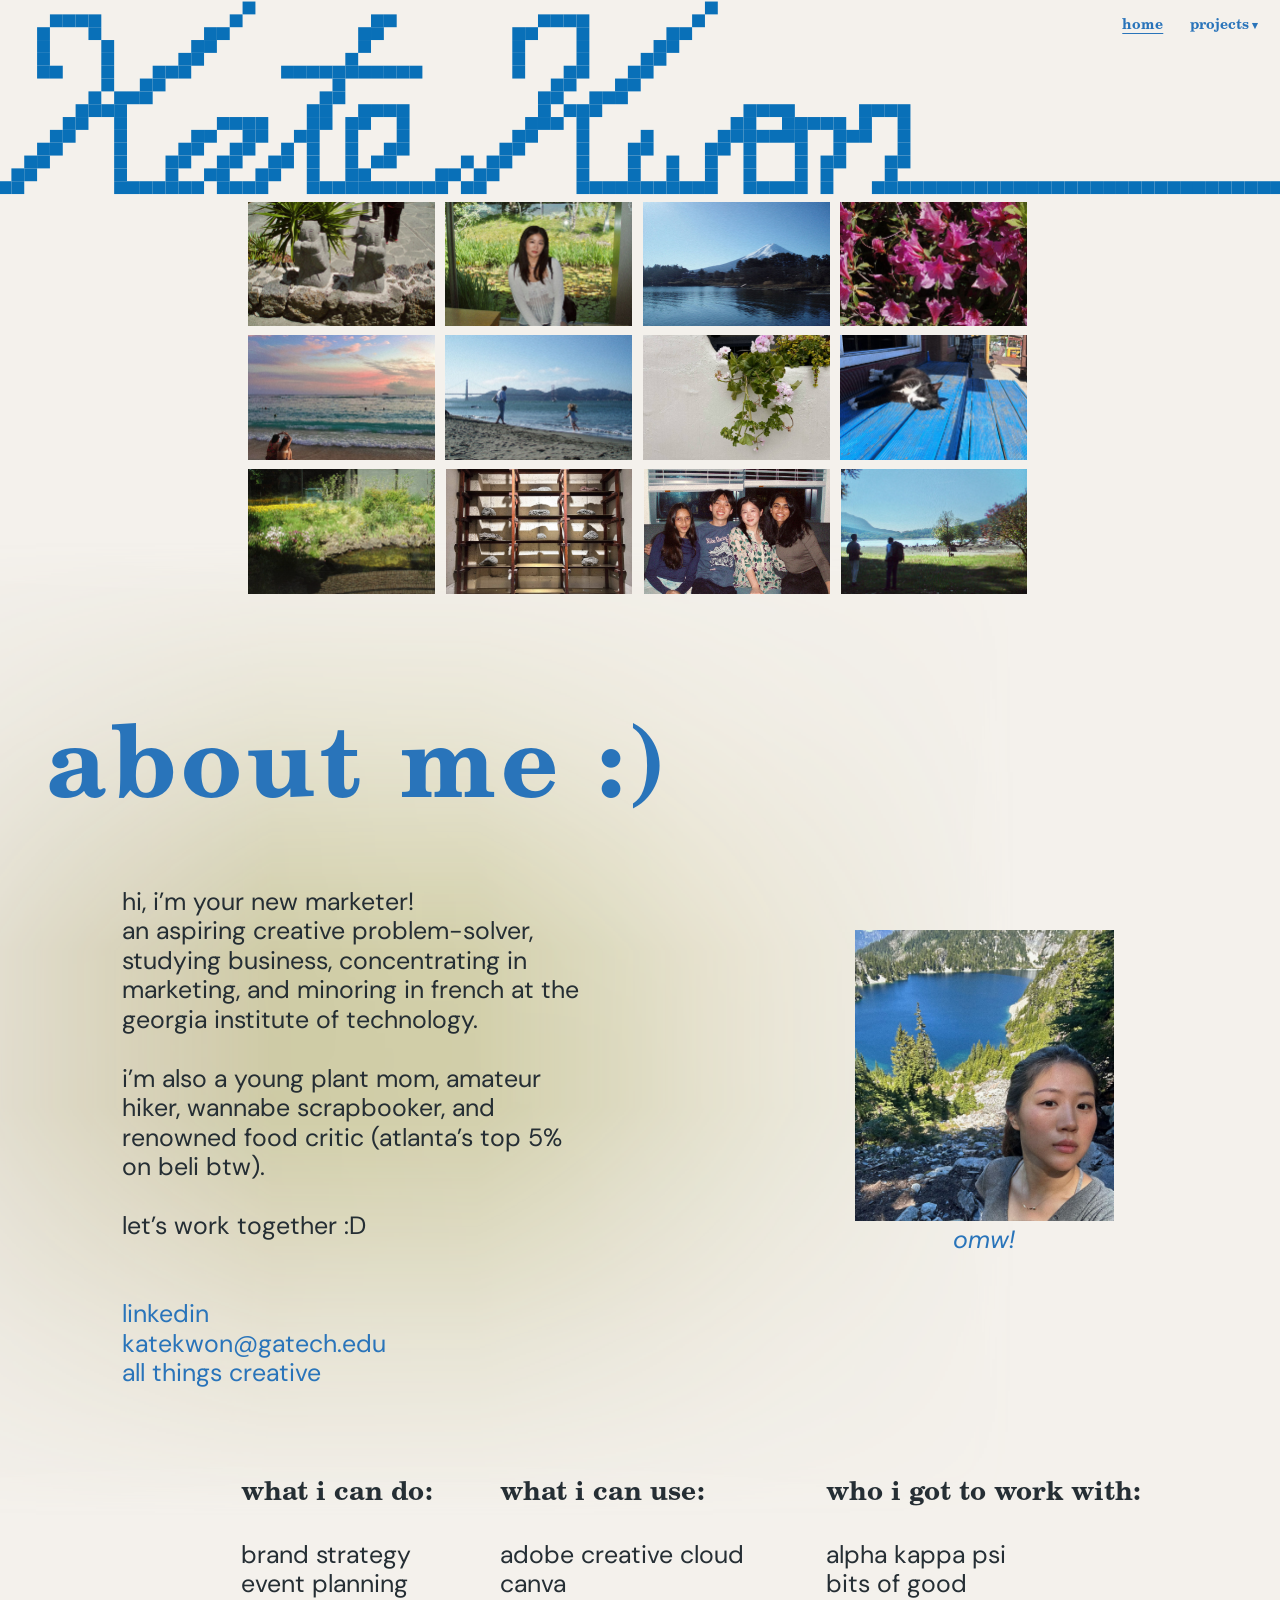
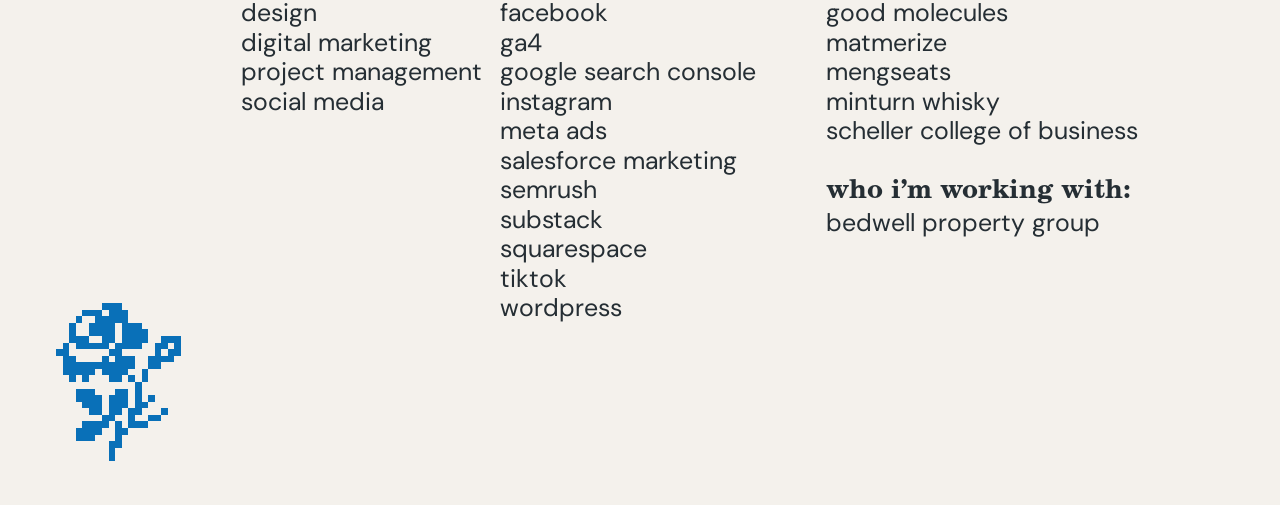
<file: index.html>
<!doctype html>
<!--
  Home: name hero with photo grid, then "about me" (intro, skills lists, flower, link to projects).
  Layout and styles: css/style.css (see its contents list). Behaviour: js/main.js.
  The <nav class="site-nav"> block is repeated in index.html and projects.html; keep both in sync.
-->
<html lang="en">
<head>
  <meta charset="utf-8">
  <meta name="viewport" content="width=device-width, initial-scale=1">
  <title>Kate Kwon</title>
  <meta name="description" content="kate kwon: an aspiring creative problem-solver, studying business, concentrating in marketing, and minoring in french at the georgia institute of technology.">
  <link rel="icon" href="assets/stamp.svg" type="image/svg+xml">
  <link rel="icon" href="assets/favicon-64.png" sizes="64x64" type="image/png">
  <link rel="apple-touch-icon" href="assets/apple-touch-icon.png">
  <link rel="preconnect" href="https://fonts.googleapis.com">
  <link rel="preconnect" href="https://fonts.gstatic.com" crossorigin>
  <link rel="stylesheet" href="https://fonts.googleapis.com/css2?family=DM+Sans:ital,opsz,wght@0,9..40,300;0,9..40,400;1,9..40,400&display=swap">
  <link rel="stylesheet" href="css/style.css">
  <script>document.documentElement.classList.add("reveal")</script>
</head>
<body>
<a class="skip-link" href="#main">skip to content</a>

<nav class="site-nav" aria-label="Site">
  <button class="nav-toggle" type="button" aria-expanded="false" aria-controls="nav-list">menu</button>
  <ul id="nav-list">
    <li><a href="index.html" aria-current="page">home</a></li>
    <li class="has-menu">
      <button class="menu-btn" type="button" aria-expanded="false" aria-controls="projects-menu">projects</button>
      <ul id="projects-menu" class="submenu">
        <li><a href="projects.html#alpha-kappa-psi">alpha kappa psi</a></li>
        <li><a href="projects.html#bits-of-good">bits of good</a></li>
        <li><a href="projects.html#good-molecules">good molecules</a></li>
        <li><a href="projects.html#matmerize">matmerize</a></li>
        <li><a href="projects.html#mengseats">mengseats</a></li>
        <li><a href="projects.html#minturn-whisky">minturn whisky</a></li>
        <li><a href="projects.html#scheller-college-of-business">scheller college of business</a></li>
      </ul>
    </li>
  </ul>
</nav>

<main id="main">

<!-- ============ 1. home ============ -->
<section id="home">

  <div class="page page-hero">
    <div class="board" style="--h:768">
      <!-- Name_web.svg: Canva frame 1367.5x752.4, imageBox 1438.5x1025.2 at (-24.8,-20.8) -->
      <div class="el img hero-bg" style="--x:0;--y:0;--w:1367.5;--h:752.4">
        <img src="assets/name-web.svg" alt="Kate Kwon" style="--ix:-24.8;--iy:-20.8;--iw:1438.5;--ih:1025.2">
      </div>
      <div class="m-grid">
        <div class="el img" style="--x:264.8;--y:215.2;--w:199.6;--h:133.1"><img src="assets/img/home-01.jpg" alt="" loading="lazy" style="--iy:-8.3;--ih:149.7"></div>
        <div class="el img" style="--x:475.3;--y:215.2;--w:199.6;--h:133.1"><img src="assets/img/home-02.jpg" alt="" loading="lazy" style="--iy:-8.3;--ih:149.6"></div>
        <div class="el img" style="--x:685.9;--y:215.2;--w:199.6;--h:133.1"><img src="assets/img/home-03.jpg" alt="" loading="lazy" style="--iy:-13.3;--ih:159.7"></div>
        <div class="el img" style="--x:896.5;--y:215.2;--w:199.6;--h:133.1"><img src="assets/img/home-04.jpg" alt="" loading="lazy" style="--iy:-8.3;--ih:149.7"></div>
        <div class="el img" style="--x:264.8;--y:358.0;--w:199.2;--h:132.8"><img src="assets/img/home-05.jpg" alt="" loading="lazy" style="--iy:-8.3;--ih:149.3"></div>
        <div class="el img" style="--x:475.3;--y:358.0;--w:199.6;--h:133.1"><img src="assets/img/home-06.jpg" alt="" loading="lazy" style="--iy:-8.3;--ih:149.7"></div>
        <div class="el img" style="--x:685.9;--y:358.0;--w:199.6;--h:133.1"><img src="assets/img/home-07.jpg" alt="" loading="lazy" style="--iy:-8.3;--ih:149.7"></div>
        <div class="el img" style="--x:896.5;--y:358.0;--w:199.6;--h:133.1"><img src="assets/img/home-08.jpg" alt="" loading="lazy" style="--iy:-8.2;--ih:149.5"></div>
        <div class="el img" style="--x:264.8;--y:501.0;--w:199.2;--h:132.8"><img src="assets/img/home-09.jpg" alt="" loading="lazy" style="--iy:-8.2;--ih:149.2"></div>
        <div class="el img" style="--x:475.7;--y:501.0;--w:199.2;--h:132.8"><img src="assets/img/home-10.jpg" alt="" loading="lazy" style="--iy:-8.3;--ih:149.4"></div>
        <div class="el img" style="--x:686.9;--y:501.0;--w:198.6;--h:132.4"><img src="assets/img/home-11.jpg" alt="" loading="lazy" style="--ix:-20.2;--iy:-13.6;--iw:233.5;--ih:171.4"></div>
        <div class="el img" style="--x:897.5;--y:501.0;--w:198.6;--h:132.4"><img src="assets/img/home-12.jpg" alt="" loading="lazy" style="--iy:-8.3;--ih:148.9"></div>
      </div>
    </div>
  </div>

  <div class="page">
    <div class="board" style="--h:1478">
      <div class="el glow" style="--x:-282.5;--y:-190;--w:1365;--h:1040;--fx:18%;--fy:62%;--zoom:1.8" aria-hidden="true"></div>
      <h1 class="el display" style="--x:49.2;--y:13.1;--w:1000">about me :)</h1>
      <p class="el t" style="--x:129.8;--y:178;--w:501.7">hi, i’m your new marketer!
an aspiring creative problem-solver,  studying business, concentrating in marketing, and minoring in french at the georgia institute of technology.

i’m also a young plant mom, amateur hiker, wannabe scrapbooker, and renowned food critic (atlanta’s top 5% on beli btw).

let’s work together :D


<a href="https://www.linkedin.com/in/kate-y-kwon" target="_blank" rel="noopener">linkedin</a>
<span class="accent">katekwon@gatech.edu</span>
<a href="https://www.instagram.com/kvvonyh/" target="_blank" rel="noopener">all things creative</a></p>
      <div class="el img portrait" style="--x:912.4;--y:224.5;--w:276.3;--h:309.8"><img src="assets/img/about-portrait.jpg" alt="Kate on a hike above an alpine lake" style="--ih:345.4"></div>
      <p class="el t caption portrait" style="--x:1013.6;--y:539.3;--w:74">omw!</p>
      <p class="el t" style="--x:257.2;--y:808;--w:276.8"><span class="box-title">what i can do:</span>

brand strategy
event planning
design
digital marketing
project management
social media</p>
      <p class="el t" style="--x:534.1;--y:808;--w:347.7"><span class="box-title">what i can use:</span>

adobe creative cloud
canva
facebook
ga4
google search console
instagram
meta ads
salesforce marketing
semrush
substack
squarespace
tiktok
wordpress</p>
      <p class="el t" style="--x:881.7;--y:808;--w:347.7"><span class="box-title">who i got to work with:</span>

<a href="projects.html#alpha-kappa-psi" class="quiet-link">alpha kappa psi</a>
<a href="projects.html#bits-of-good" class="quiet-link">bits of good</a>
<a href="projects.html#good-molecules" class="quiet-link">good molecules</a>
<a href="projects.html#matmerize" class="quiet-link">matmerize</a>
<a href="projects.html#mengseats" class="quiet-link">mengseats</a>
<a href="projects.html#minturn-whisky" class="quiet-link">minturn whisky</a>
<a href="projects.html#scheller-college-of-business" class="quiet-link">scheller college of business</a>

<span class="box-title">who i’m working with:</span>
bedwell property group</p>
      <div class="el stamp" style="--x:60;--y:1263;--w:133;--h:168"><img src="assets/flower.svg" alt="cross-stitch flower"></div>
      <p class="el next-page" style="--x:1000;--y:1398;--w:330"><a href="projects.html#top">projects <svg viewBox="0 0 60 12" aria-hidden="true"><path d="M0 6h59M53 0.5 59 6l-6 5.5" fill="none" stroke="currentColor" vector-effect="non-scaling-stroke"/></svg></a></p>
    </div>
  </div>
</section>

</main>

<script src="js/main.js"></script>
</body>
</html>
</file>
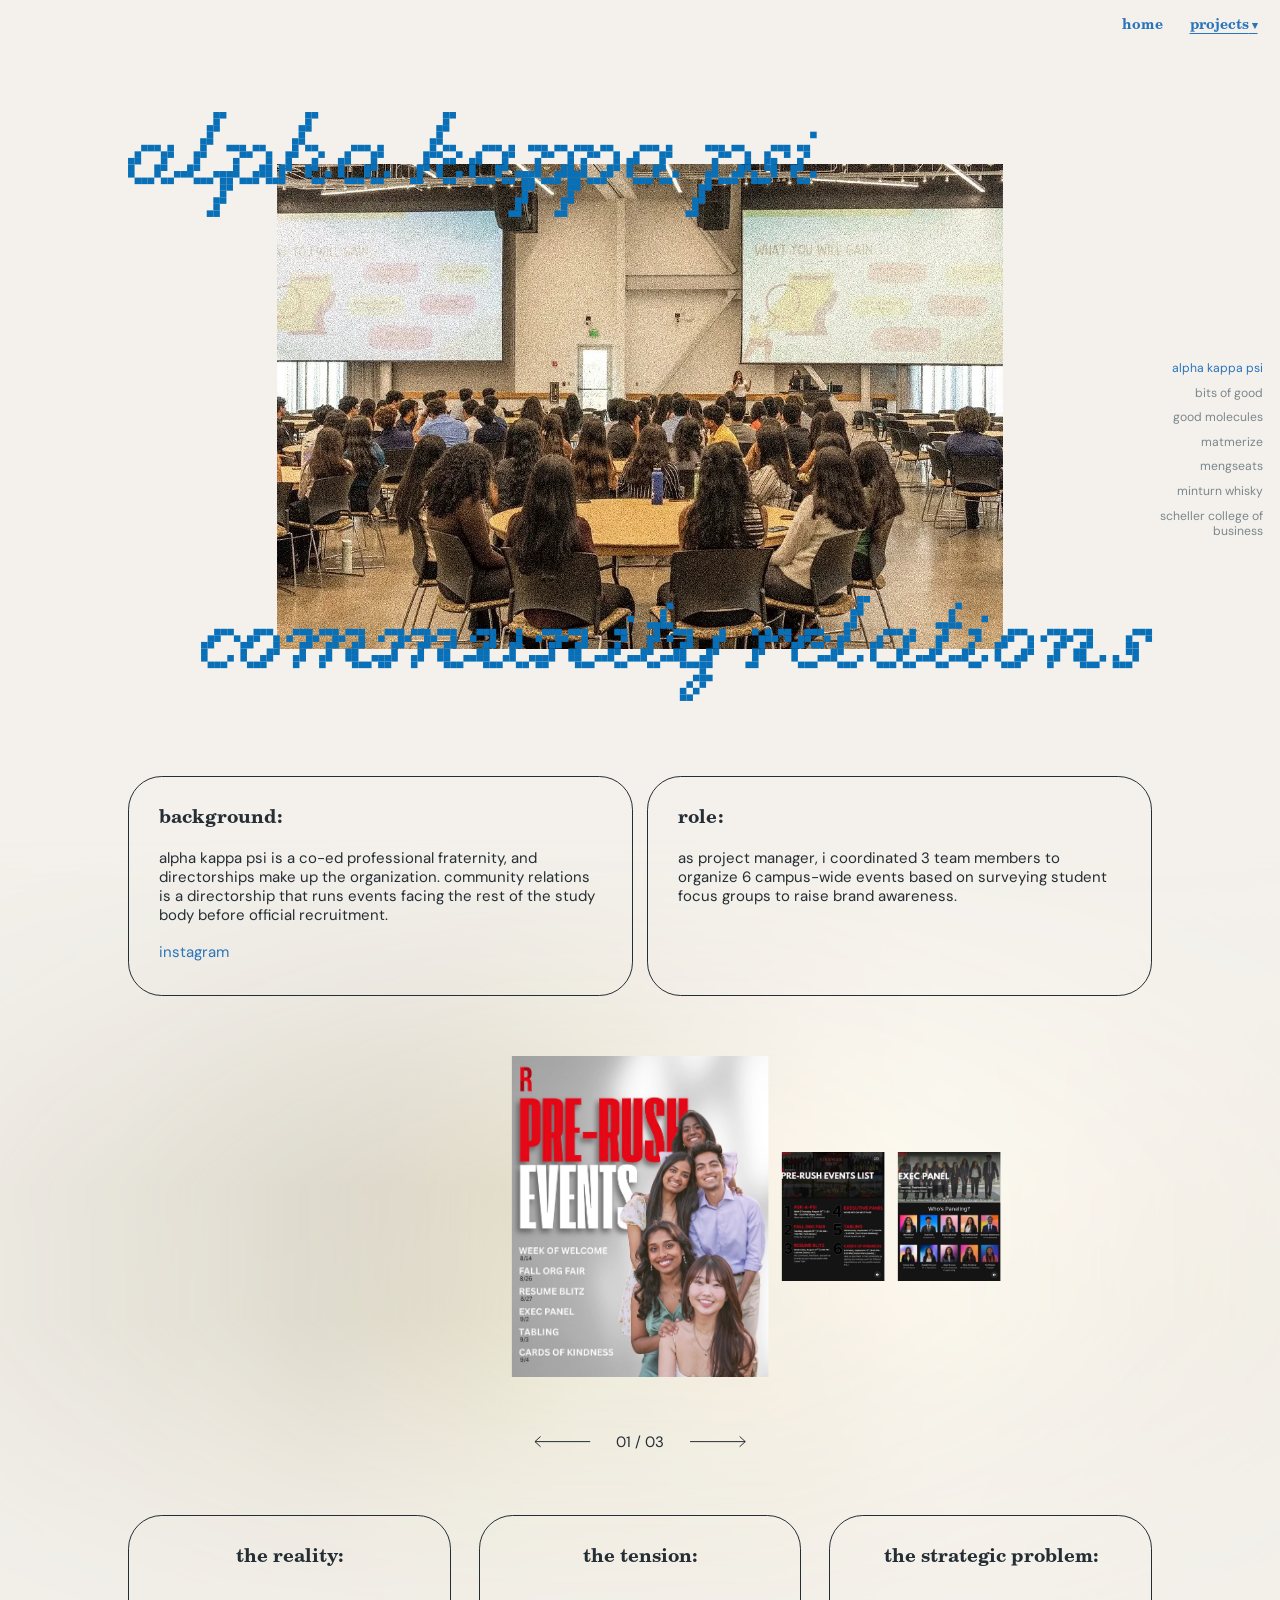
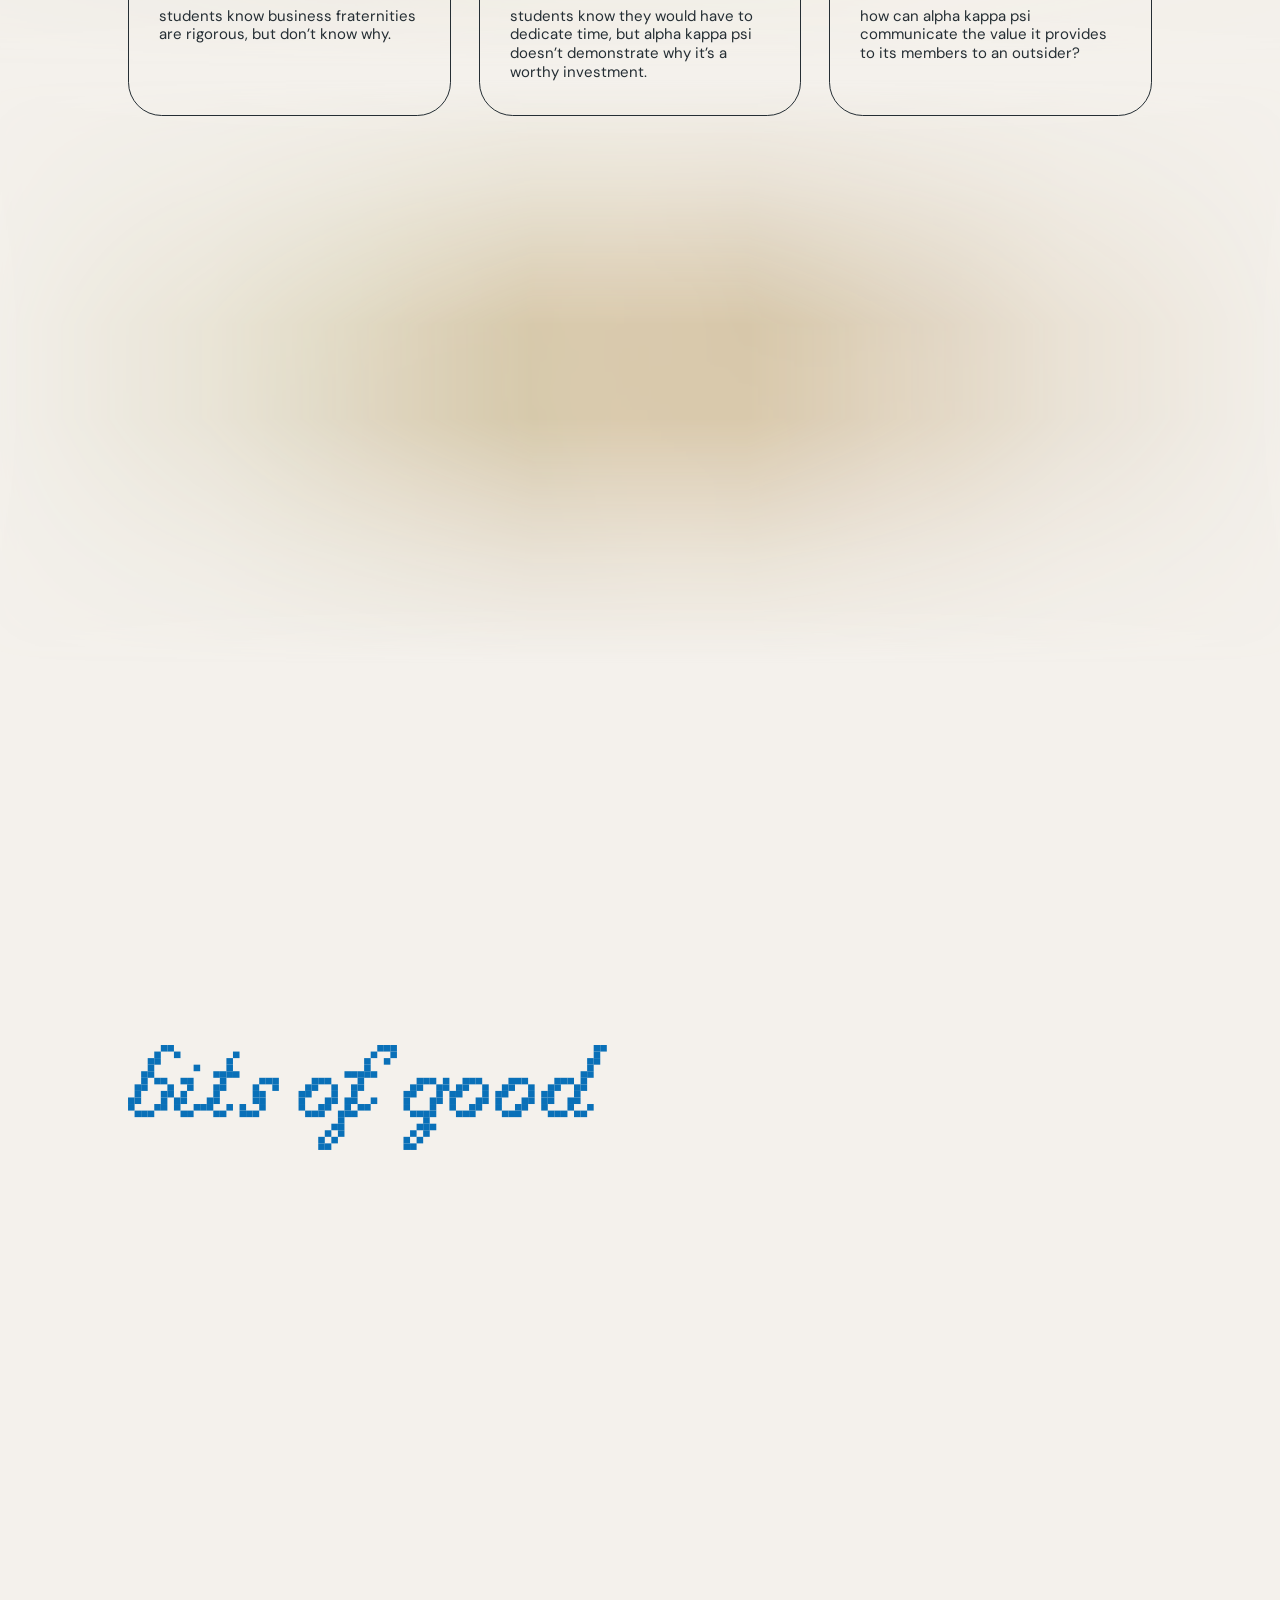
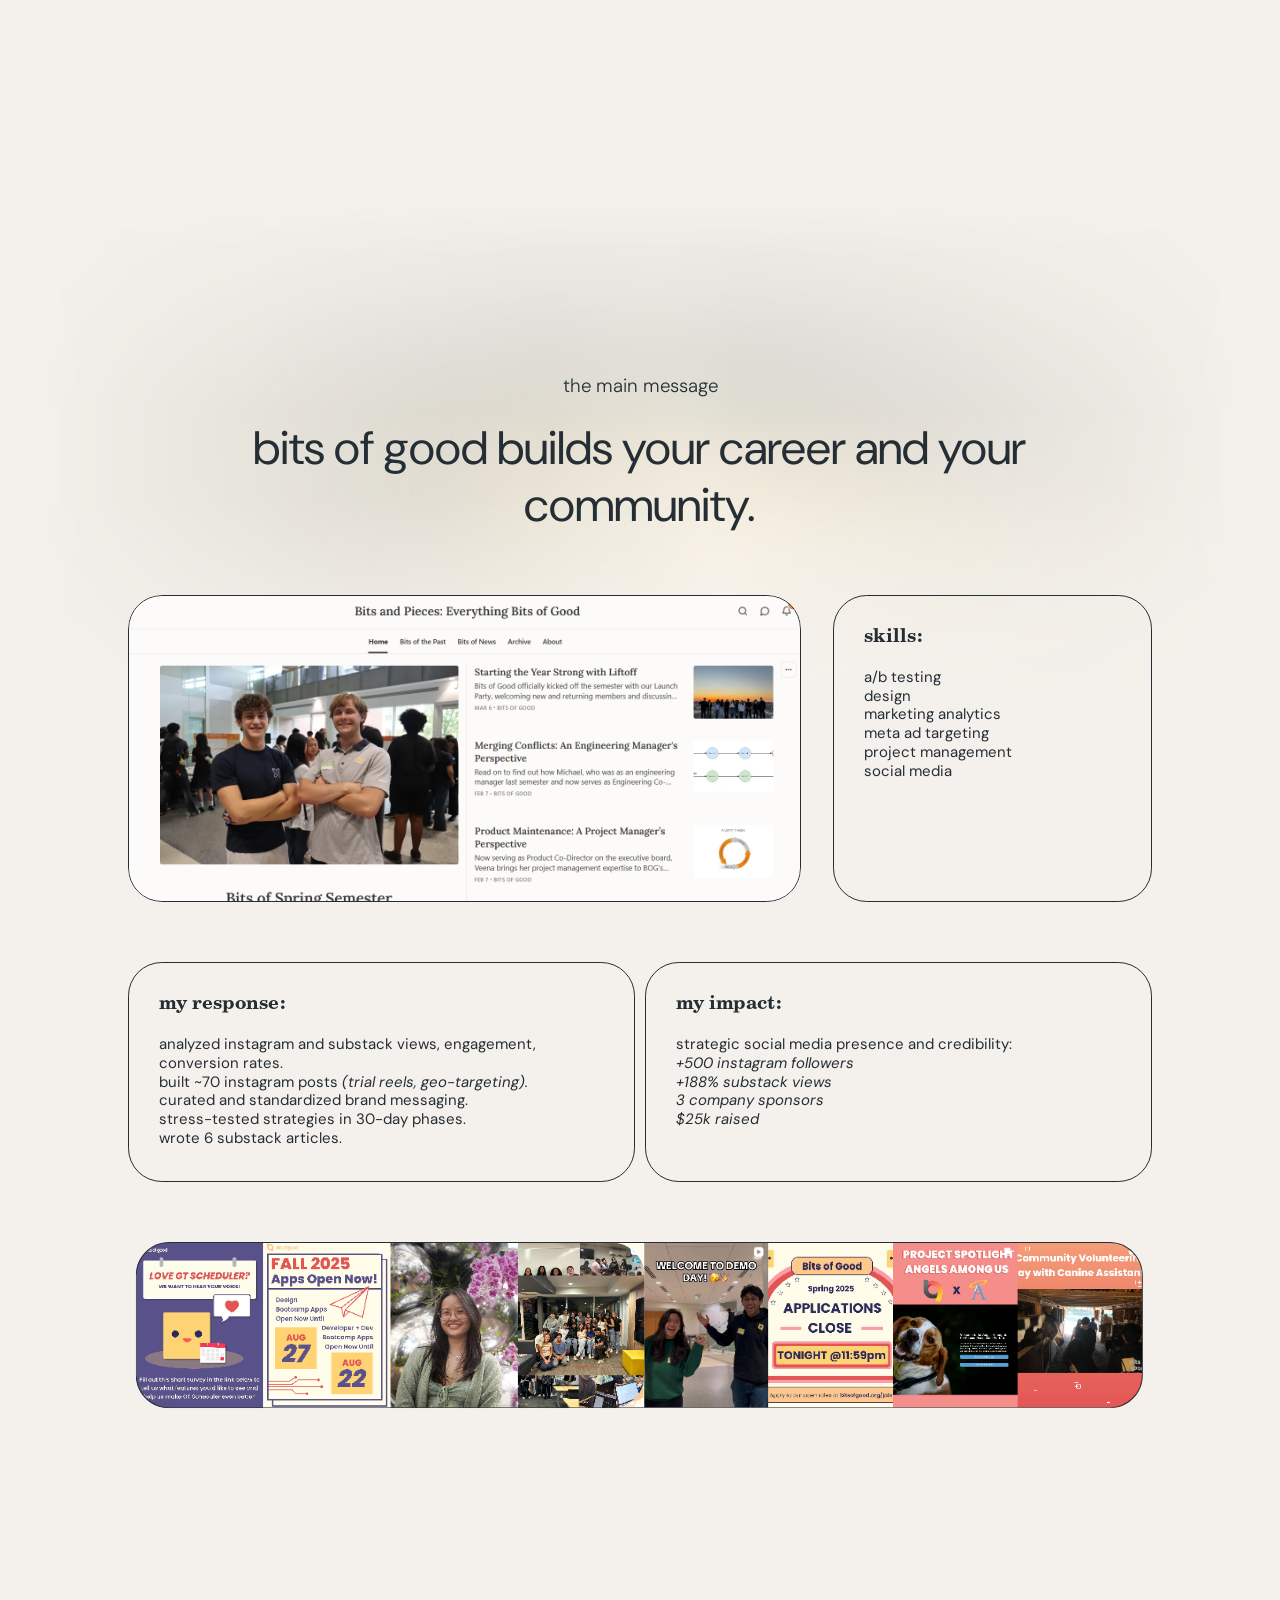
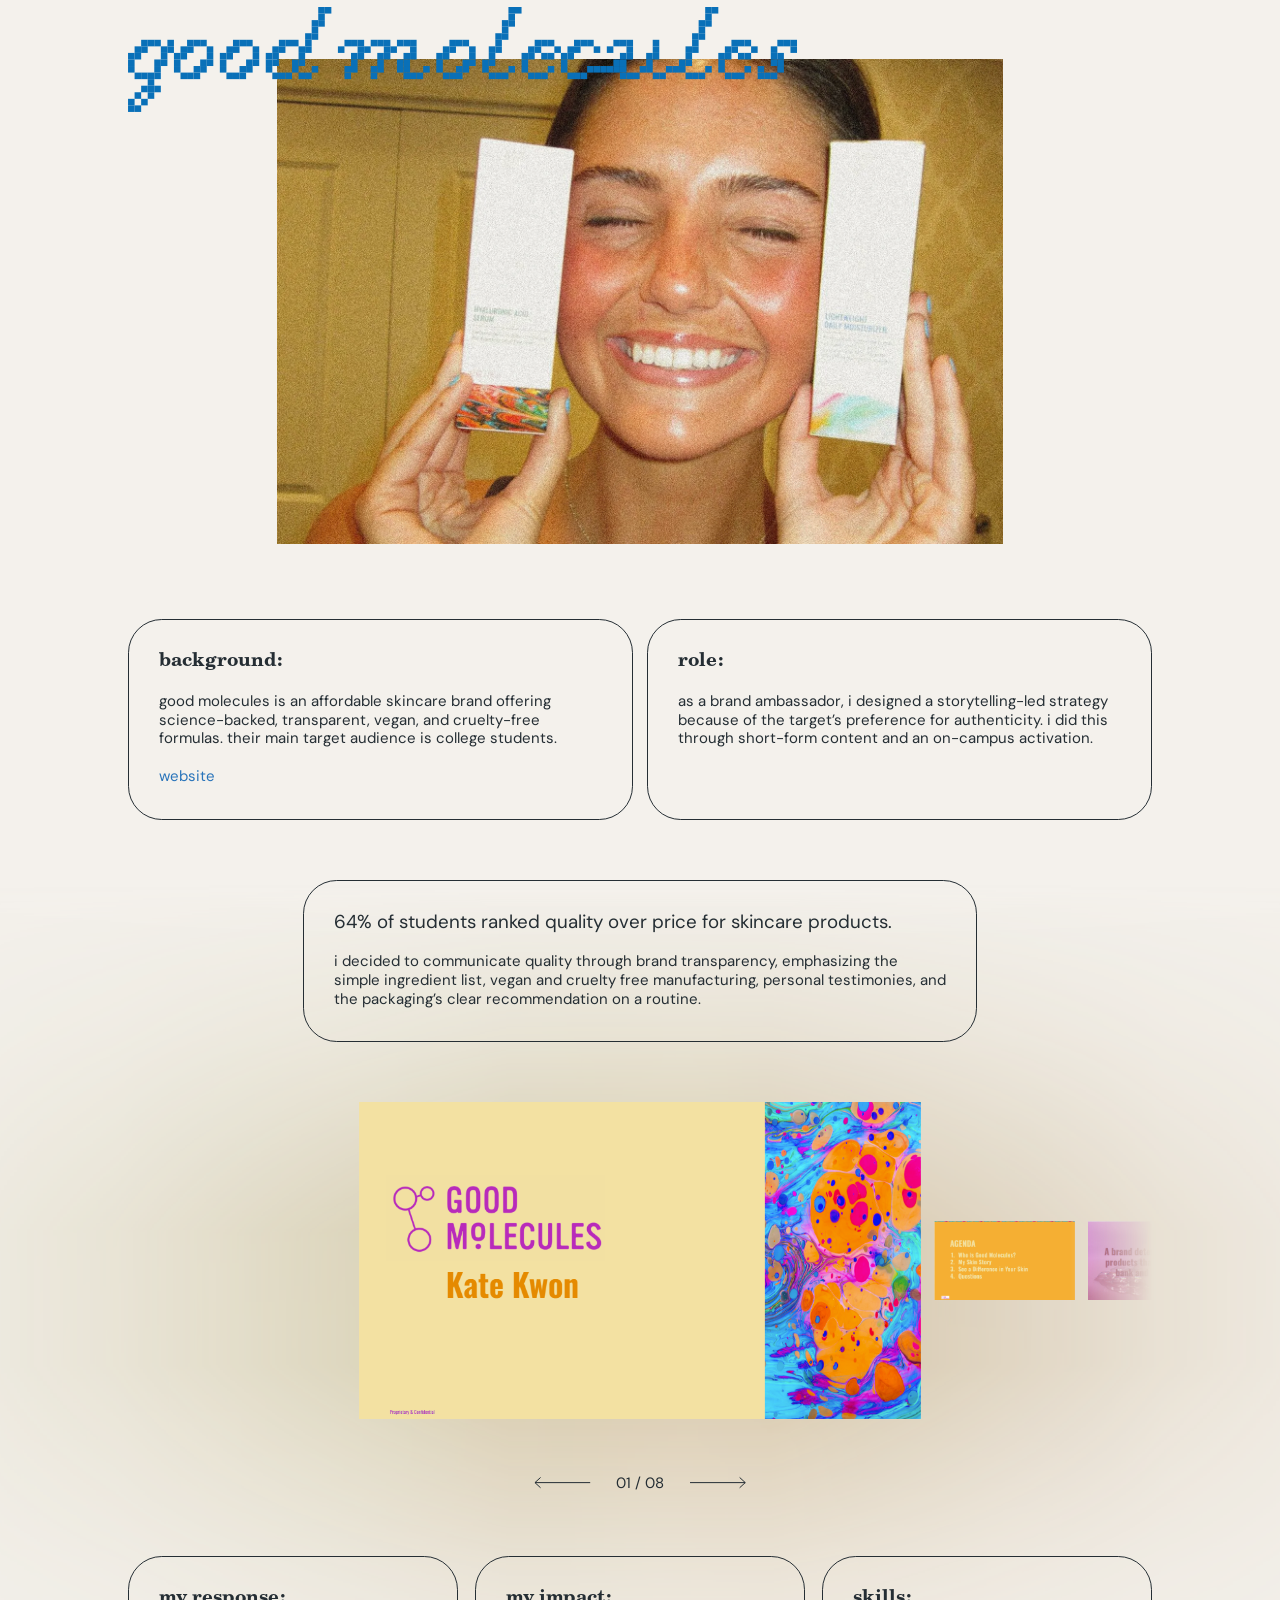
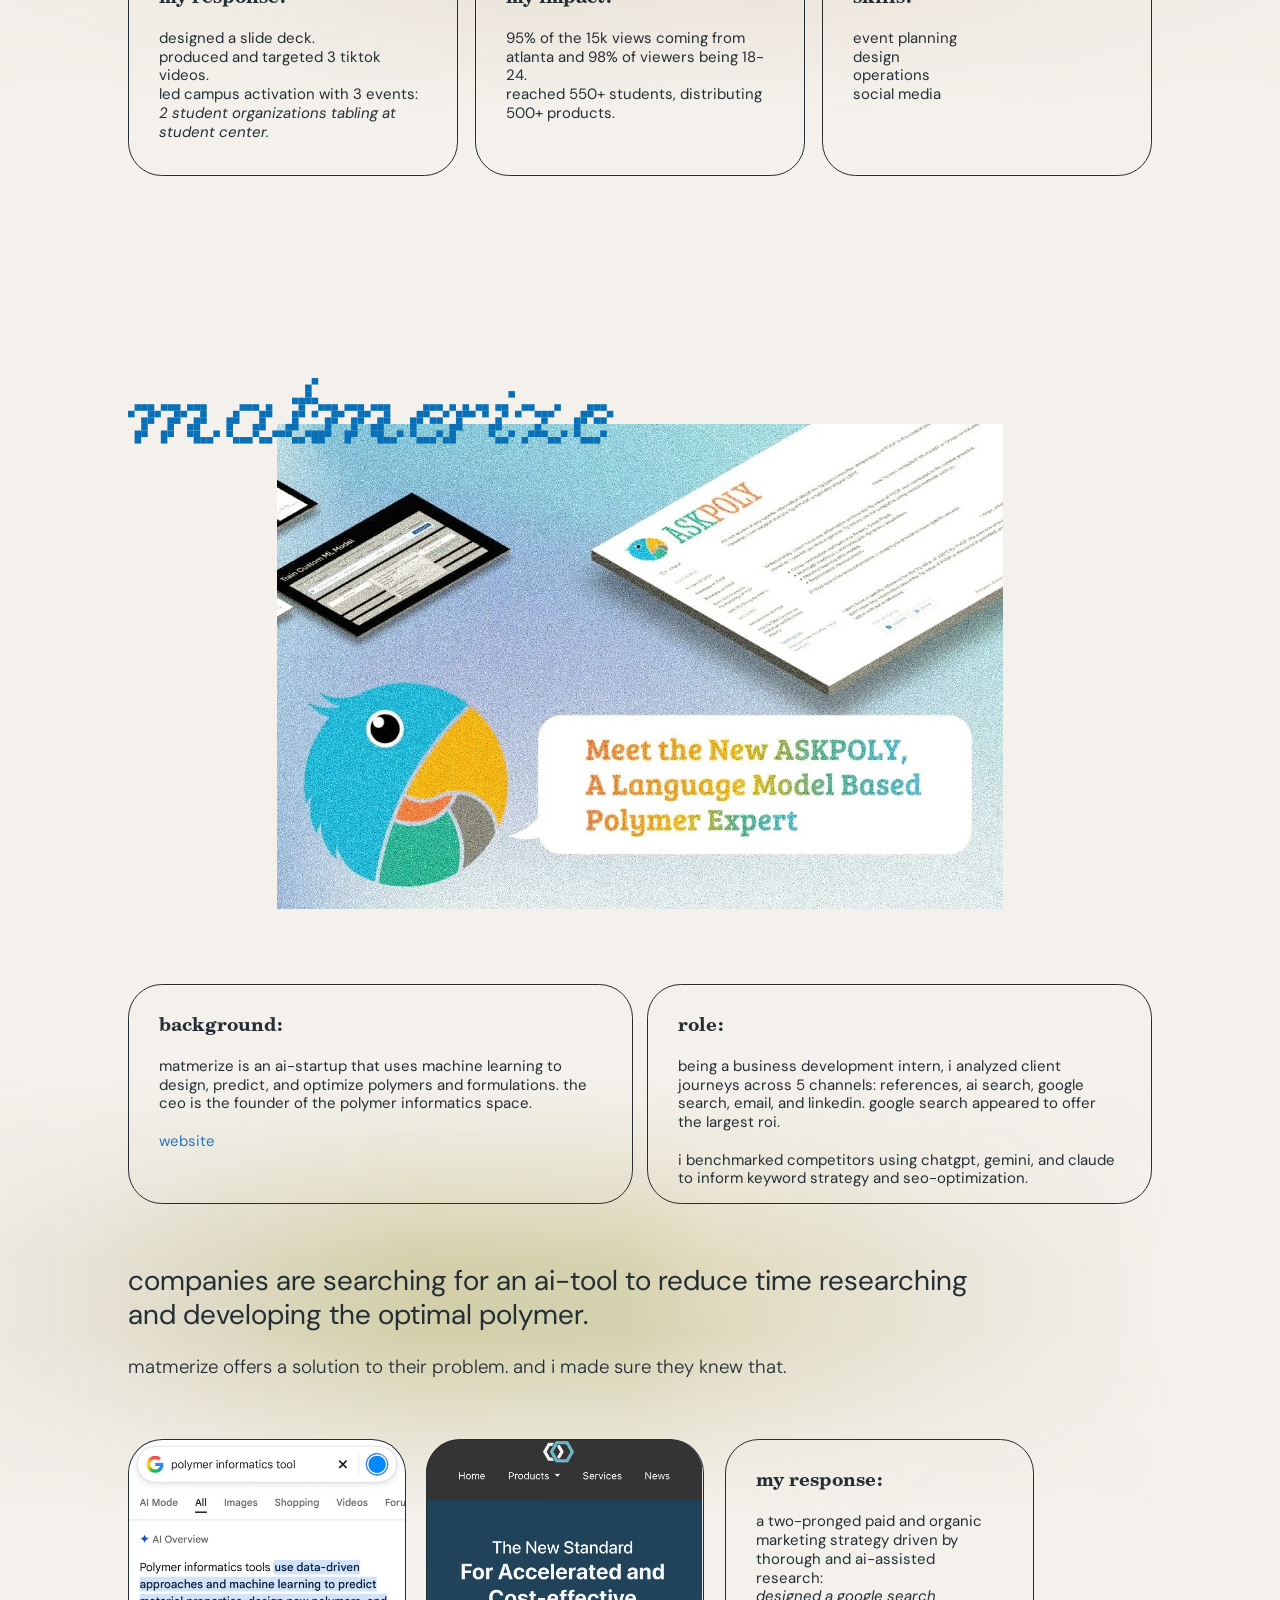
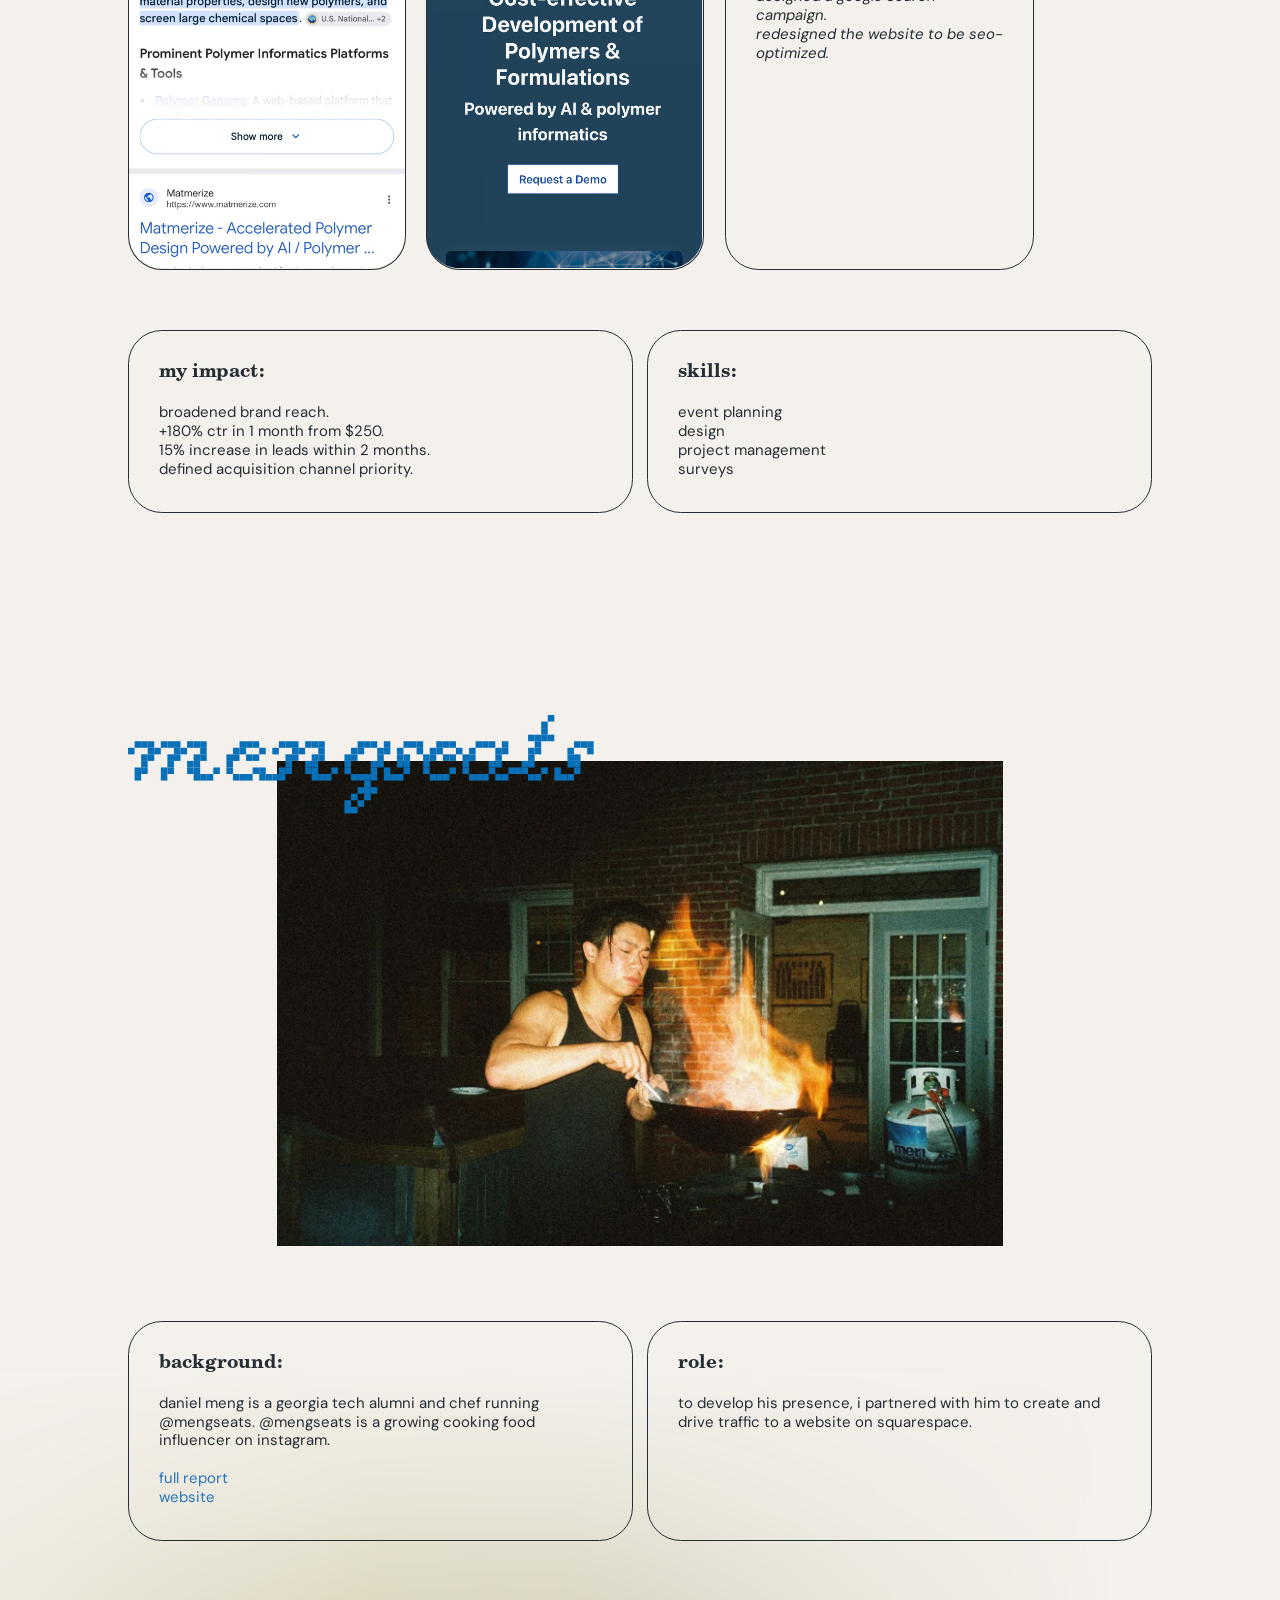
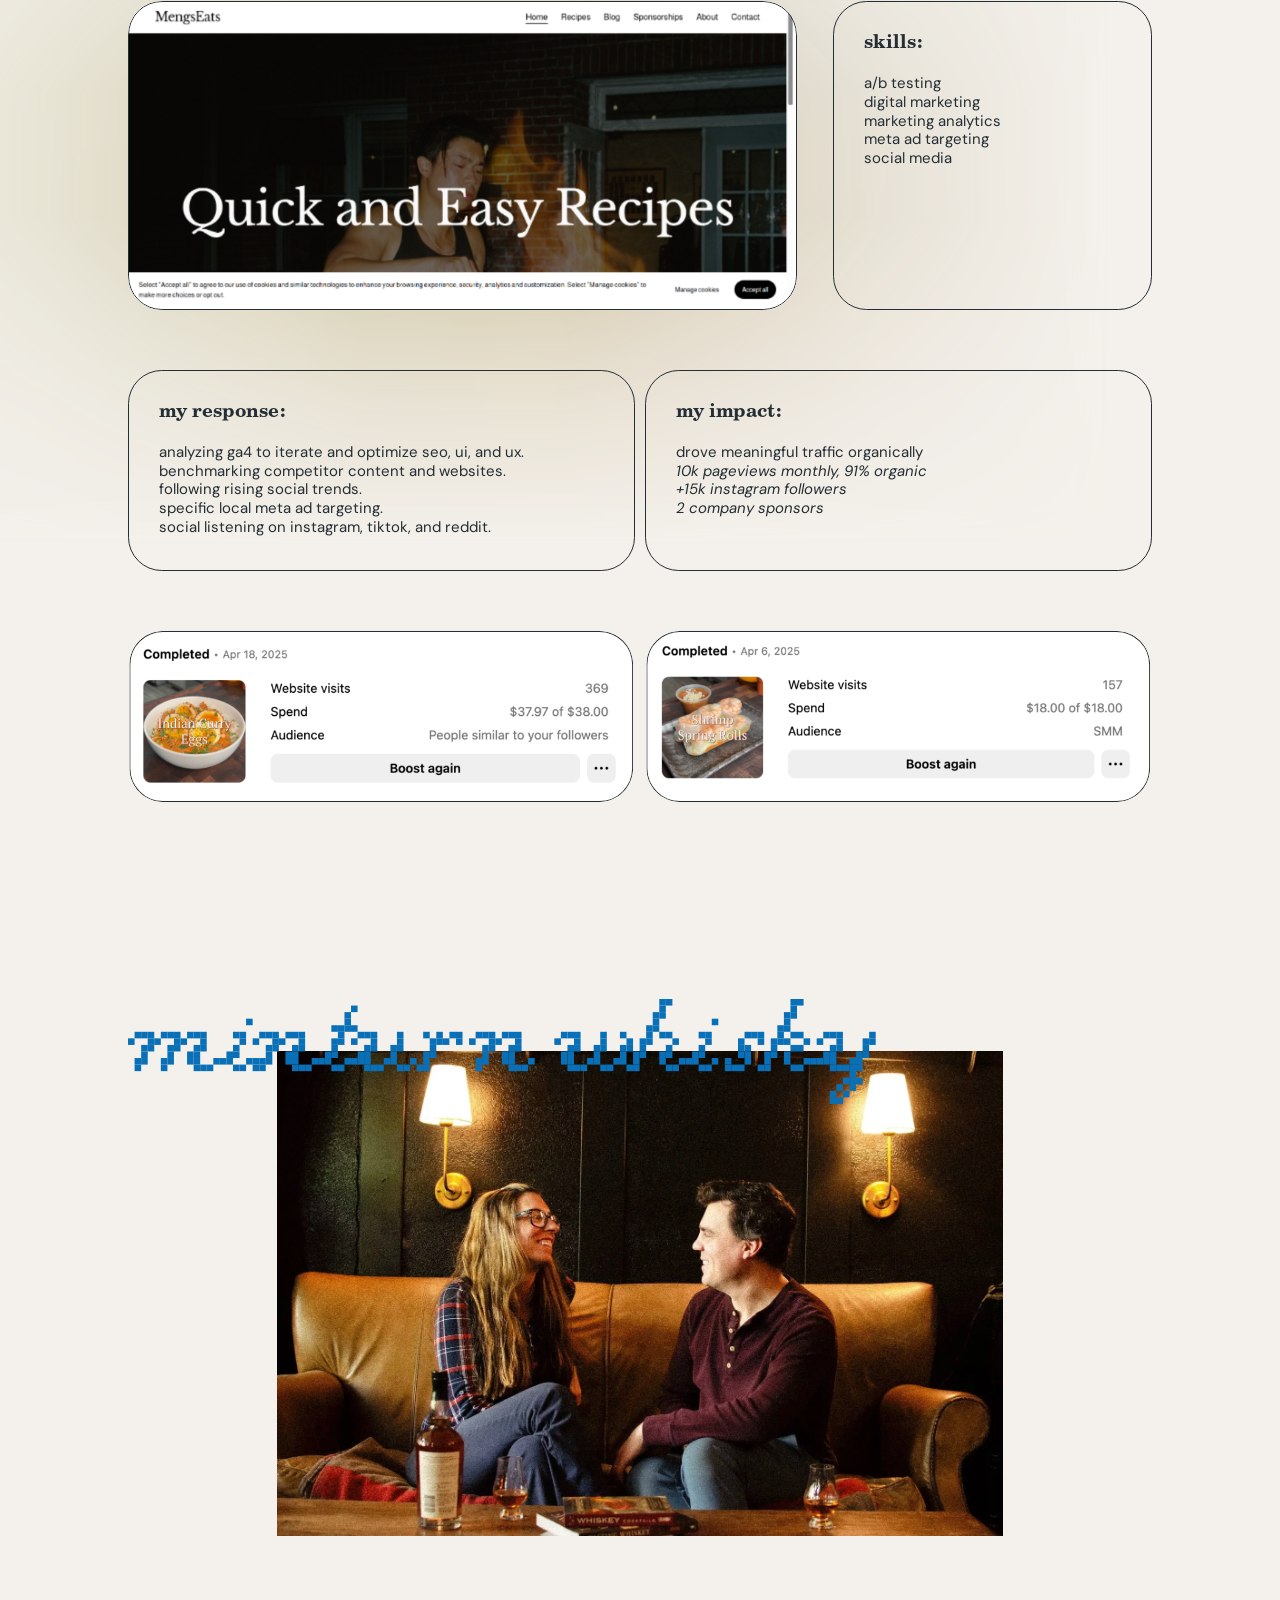
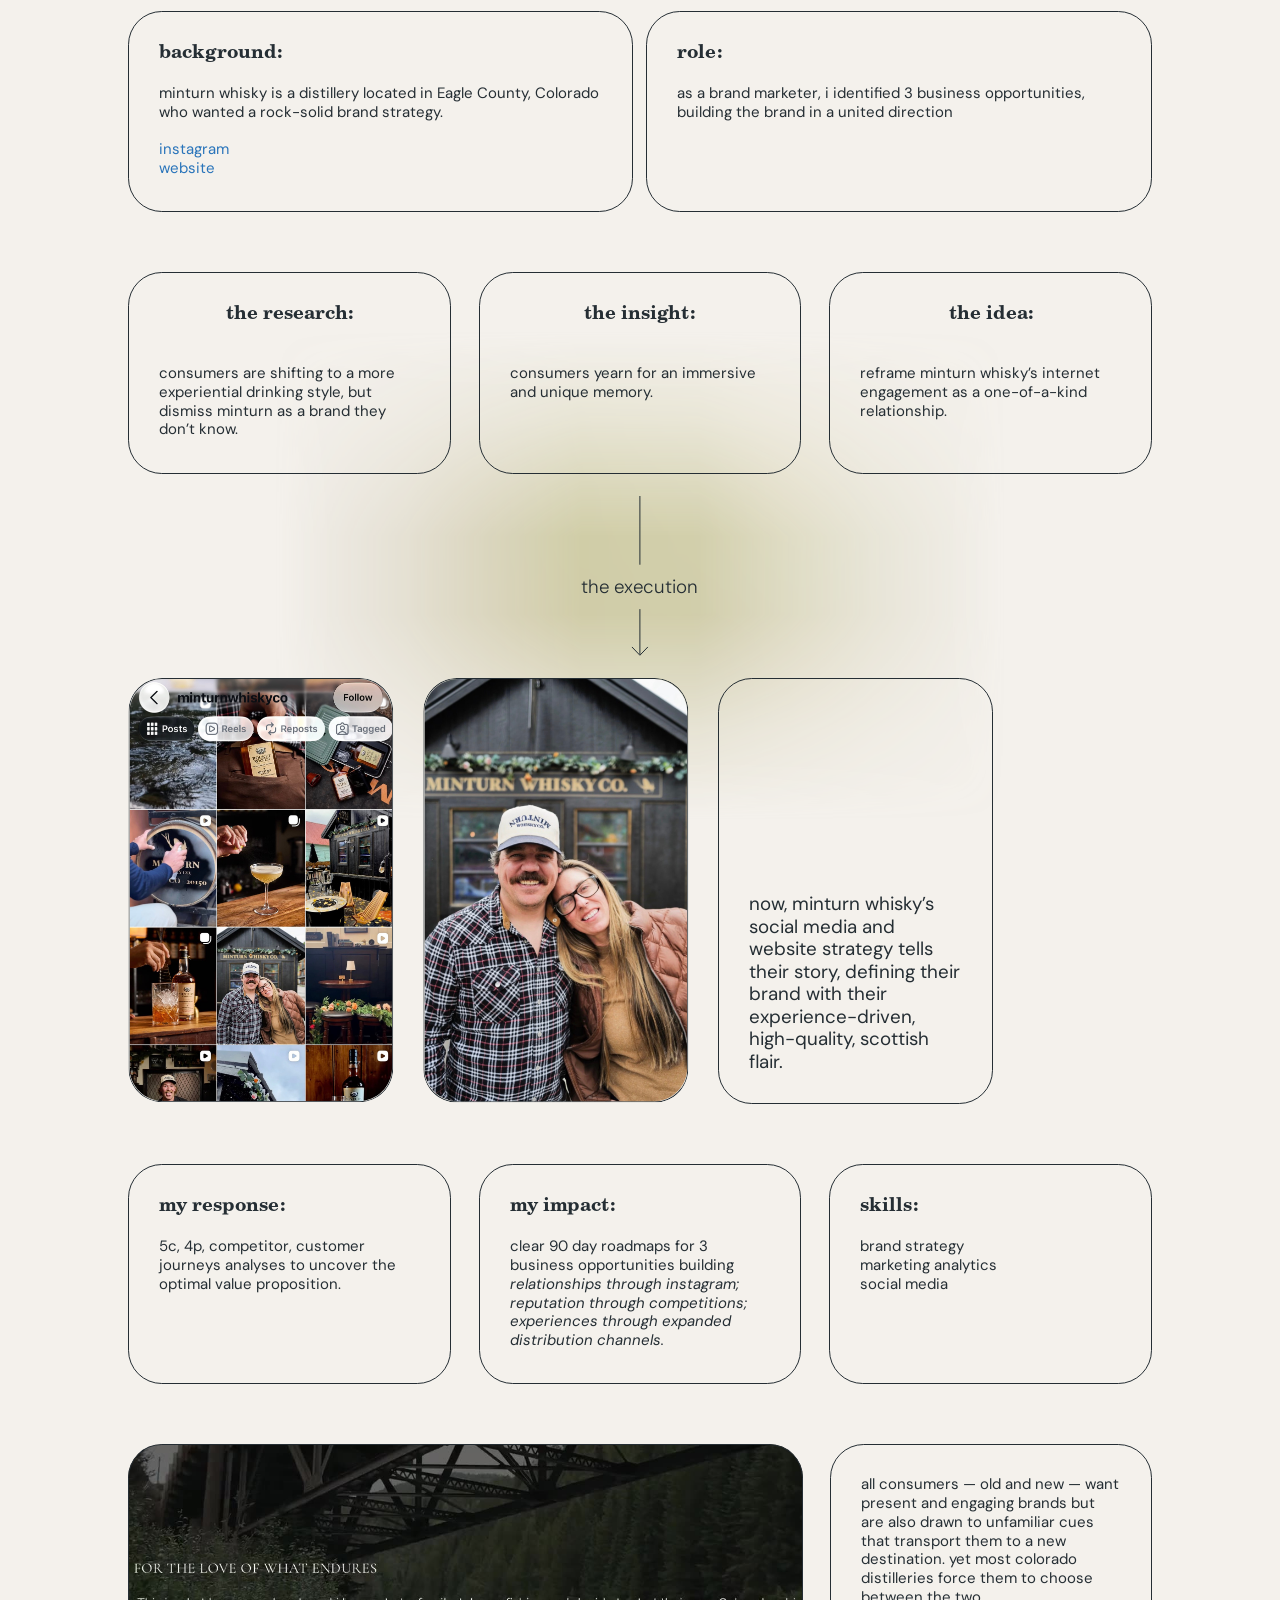
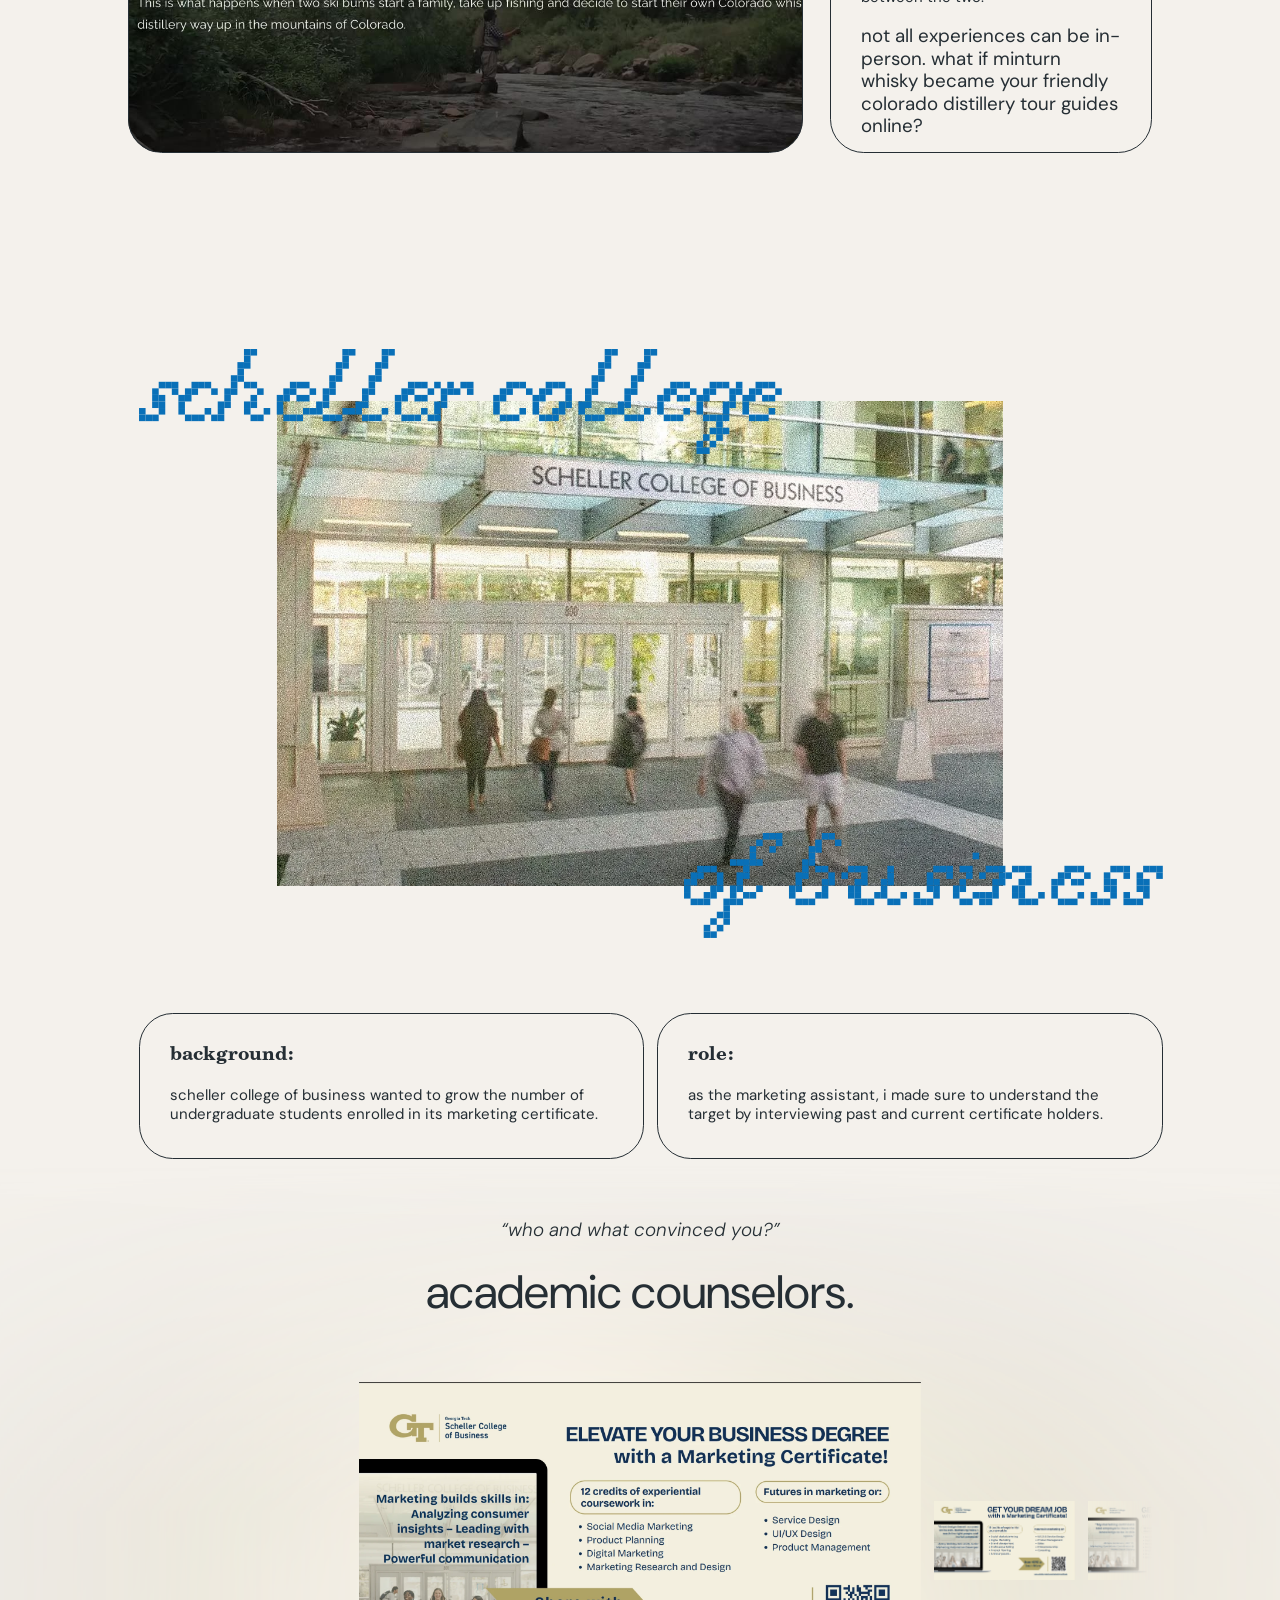
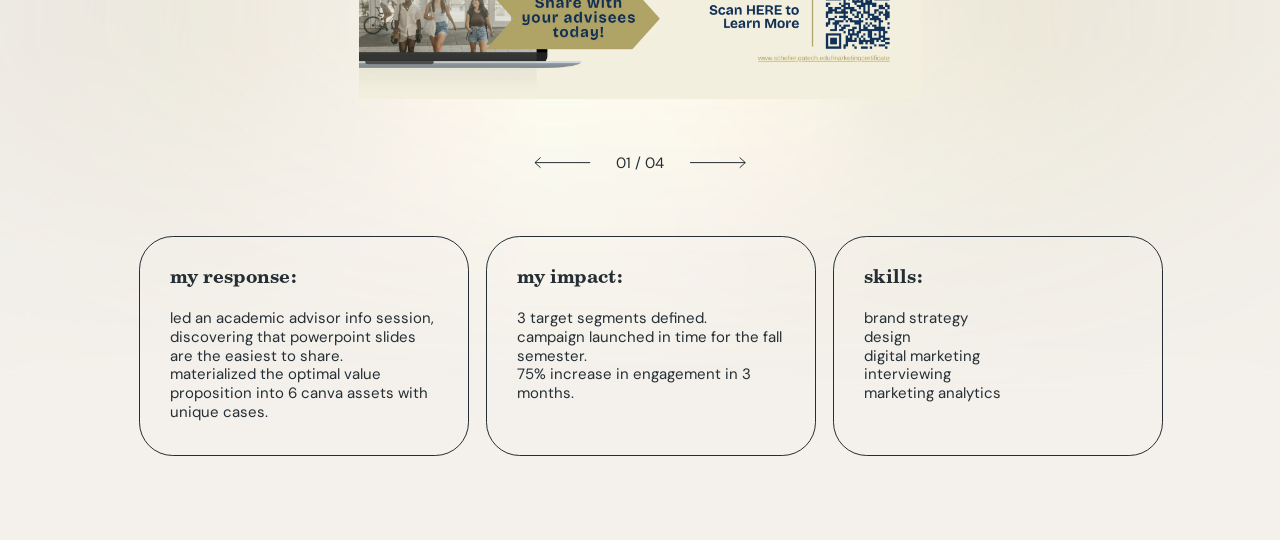
<file: projects.html>
<!doctype html>
<!--
  Projects: all seven case studies on one page, each a <section class="page project"> artboard.
  Layout and styles: css/style.css (see its contents list). Behaviour: js/main.js.
  The <nav class="site-nav"> block is repeated in index.html and projects.html; keep both in sync.
-->
<html lang="en">
<head>
  <meta charset="utf-8">
  <meta name="viewport" content="width=device-width, initial-scale=1">
  <title>projects | Kate Kwon</title>
  <meta name="description" content="kate kwon’s marketing projects: alpha kappa psi, bits of good, good molecules, matmerize, mengseats, minturn whisky, and scheller college of business.">
  <link rel="icon" href="assets/stamp.svg" type="image/svg+xml">
  <link rel="icon" href="assets/favicon-64.png" sizes="64x64" type="image/png">
  <link rel="apple-touch-icon" href="assets/apple-touch-icon.png">
  <link rel="preconnect" href="https://fonts.googleapis.com">
  <link rel="preconnect" href="https://fonts.gstatic.com" crossorigin>
  <link rel="stylesheet" href="https://fonts.googleapis.com/css2?family=DM+Sans:ital,opsz,wght@0,9..40,300;0,9..40,400;1,9..40,400&display=swap">
  <link rel="stylesheet" href="css/style.css">
  <script>document.documentElement.classList.add("reveal")</script>
</head>
<body>
<a class="skip-link" href="#main">skip to content</a>

<nav class="site-nav" aria-label="Site">
  <button class="nav-toggle" type="button" aria-expanded="false" aria-controls="nav-list">menu</button>
  <ul id="nav-list">
    <li><a href="index.html">home</a></li>
    <li class="has-menu">
      <button class="menu-btn" type="button" aria-expanded="false" aria-controls="projects-menu" aria-current="page">projects</button>
      <ul id="projects-menu" class="submenu">
        <li><a href="projects.html#alpha-kappa-psi">alpha kappa psi</a></li>
        <li><a href="projects.html#bits-of-good">bits of good</a></li>
        <li><a href="projects.html#good-molecules">good molecules</a></li>
        <li><a href="projects.html#matmerize">matmerize</a></li>
        <li><a href="projects.html#mengseats">mengseats</a></li>
        <li><a href="projects.html#minturn-whisky">minturn whisky</a></li>
        <li><a href="projects.html#scheller-college-of-business">scheller college of business</a></li>
      </ul>
    </li>
  </ul>
</nav>

<nav class="project-index" aria-label="Projects on this page">
  <ul>
    <li><a href="#alpha-kappa-psi">alpha kappa psi</a></li>
    <li><a href="#bits-of-good">bits of good</a></li>
    <li><a href="#good-molecules">good molecules</a></li>
    <li><a href="#matmerize">matmerize</a></li>
    <li><a href="#mengseats">mengseats</a></li>
    <li><a href="#minturn-whisky">minturn whisky</a></li>
    <li><a href="#scheller-college-of-business">scheller college of business</a></li>
  </ul>
</nav>


<main id="main">

<!-- ============ 2. alpha kappa psi ============ -->
<section id="alpha-kappa-psi" class="page project">
  <div class="board" style="--h:2681">
    <div class="cover-group">
      <div class="el img cover" style="--x:295.2;--y:153.2;--w:775.6;--h:517.1"><img src="assets/img/akpsi-hero.webp" alt="Students watching an alpha kappa psi presentation" loading="lazy"></div>
      <h2 class="title stitch" data-text="alpha kappa psi|community relations"><span class="visually-hidden">alpha kappa psi community relations</span><svg class="el stitch-line" style="--x:136.6;--y:97.2;--w:735;--h:112" viewBox="0 0 420 64" aria-hidden="true" focusable="false"><rect x="0" y="28" width="4" height="4"/><rect x="0" y="32" width="4" height="4"/><rect x="0" y="36" width="4" height="4"/><rect x="4" y="24" width="4" height="4"/><rect x="4" y="28" width="4" height="4"/><rect x="4" y="40" width="4" height="4"/><rect x="8" y="20" width="4" height="4"/><rect x="8" y="40" width="4" height="4"/><rect x="12" y="20" width="4" height="4"/><rect x="12" y="40" width="4" height="4"/><rect x="16" y="20" width="4" height="4"/><rect x="16" y="32" width="4" height="4"/><rect x="16" y="36" width="4" height="4"/><rect x="20" y="24" width="4" height="4"/><rect x="20" y="28" width="4" height="4"/><rect x="20" y="32" width="4" height="4"/><rect x="20" y="40" width="4" height="4"/><rect x="24" y="20" width="4" height="4"/><rect x="24" y="24" width="4" height="4"/><rect x="24" y="40" width="4" height="4"/><rect x="28" y="36" width="4" height="4"/><rect x="32" y="36" width="4" height="4"/><rect x="36" y="32" width="4" height="4"/><rect x="36" y="36" width="4" height="4"/><rect x="40" y="24" width="4" height="4"/><rect x="40" y="28" width="4" height="4"/><rect x="40" y="32" width="4" height="4"/><rect x="40" y="40" width="4" height="4"/><rect x="44" y="16" width="4" height="4"/><rect x="44" y="20" width="4" height="4"/><rect x="44" y="24" width="4" height="4"/><rect x="44" y="40" width="4" height="4"/><rect x="48" y="8" width="4" height="4"/><rect x="48" y="12" width="4" height="4"/><rect x="48" y="16" width="4" height="4"/><rect x="48" y="40" width="4" height="4"/><rect x="48" y="60" width="4" height="4"/><rect x="52" y="0" width="4" height="4"/><rect x="52" y="4" width="4" height="4"/><rect x="52" y="8" width="4" height="4"/><rect x="52" y="36" width="4" height="4"/><rect x="52" y="52" width="4" height="4"/><rect x="52" y="56" width="4" height="4"/><rect x="52" y="60" width="4" height="4"/><rect x="56" y="0" width="4" height="4"/><rect x="56" y="36" width="4" height="4"/><rect x="56" y="40" width="4" height="4"/><rect x="56" y="44" width="4" height="4"/><rect x="56" y="48" width="4" height="4"/><rect x="56" y="52" width="4" height="4"/><rect x="60" y="20" width="4" height="4"/><rect x="60" y="36" width="4" height="4"/><rect x="60" y="40" width="4" height="4"/><rect x="60" y="44" width="4" height="4"/><rect x="64" y="20" width="4" height="4"/><rect x="64" y="28" width="4" height="4"/><rect x="64" y="32" width="4" height="4"/><rect x="64" y="36" width="4" height="4"/><rect x="68" y="20" width="4" height="4"/><rect x="68" y="24" width="4" height="4"/><rect x="68" y="40" width="4" height="4"/><rect x="72" y="24" width="4" height="4"/><rect x="72" y="40" width="4" height="4"/><rect x="76" y="20" width="4" height="4"/><rect x="76" y="36" width="4" height="4"/><rect x="76" y="40" width="4" height="4"/><rect x="80" y="20" width="4" height="4"/><rect x="80" y="32" width="4" height="4"/><rect x="80" y="36" width="4" height="4"/><rect x="84" y="24" width="4" height="4"/><rect x="84" y="28" width="4" height="4"/><rect x="84" y="32" width="4" height="4"/><rect x="84" y="36" width="4" height="4"/><rect x="84" y="40" width="4" height="4"/><rect x="88" y="40" width="4" height="4"/><rect x="92" y="32" width="4" height="4"/><rect x="92" y="36" width="4" height="4"/><rect x="92" y="40" width="4" height="4"/><rect x="96" y="24" width="4" height="4"/><rect x="96" y="28" width="4" height="4"/><rect x="96" y="32" width="4" height="4"/><rect x="100" y="16" width="4" height="4"/><rect x="100" y="20" width="4" height="4"/><rect x="100" y="24" width="4" height="4"/><rect x="104" y="8" width="4" height="4"/><rect x="104" y="12" width="4" height="4"/><rect x="104" y="16" width="4" height="4"/><rect x="108" y="0" width="4" height="4"/><rect x="108" y="4" width="4" height="4"/><rect x="108" y="8" width="4" height="4"/><rect x="108" y="20" width="4" height="4"/><rect x="108" y="32" width="4" height="4"/><rect x="108" y="36" width="4" height="4"/><rect x="112" y="0" width="4" height="4"/><rect x="112" y="20" width="4" height="4"/><rect x="112" y="28" width="4" height="4"/><rect x="112" y="32" width="4" height="4"/><rect x="112" y="40" width="4" height="4"/><rect x="116" y="24" width="4" height="4"/><rect x="116" y="40" width="4" height="4"/><rect x="120" y="36" width="4" height="4"/><rect x="128" y="28" width="4" height="4"/><rect x="128" y="32" width="4" height="4"/><rect x="128" y="36" width="4" height="4"/><rect x="132" y="24" width="4" height="4"/><rect x="132" y="28" width="4" height="4"/><rect x="132" y="40" width="4" height="4"/><rect x="136" y="20" width="4" height="4"/><rect x="136" y="40" width="4" height="4"/><rect x="140" y="20" width="4" height="4"/><rect x="140" y="40" width="4" height="4"/><rect x="144" y="20" width="4" height="4"/><rect x="144" y="32" width="4" height="4"/><rect x="144" y="36" width="4" height="4"/><rect x="148" y="24" width="4" height="4"/><rect x="148" y="28" width="4" height="4"/><rect x="148" y="32" width="4" height="4"/><rect x="148" y="40" width="4" height="4"/><rect x="152" y="20" width="4" height="4"/><rect x="152" y="24" width="4" height="4"/><rect x="152" y="40" width="4" height="4"/><rect x="156" y="36" width="4" height="4"/><rect x="172" y="40" width="4" height="4"/><rect x="176" y="32" width="4" height="4"/><rect x="176" y="36" width="4" height="4"/><rect x="176" y="40" width="4" height="4"/><rect x="180" y="24" width="4" height="4"/><rect x="180" y="28" width="4" height="4"/><rect x="180" y="32" width="4" height="4"/><rect x="184" y="16" width="4" height="4"/><rect x="184" y="20" width="4" height="4"/><rect x="184" y="24" width="4" height="4"/><rect x="188" y="8" width="4" height="4"/><rect x="188" y="12" width="4" height="4"/><rect x="188" y="16" width="4" height="4"/><rect x="188" y="24" width="4" height="4"/><rect x="188" y="32" width="4" height="4"/><rect x="188" y="36" width="4" height="4"/><rect x="192" y="0" width="4" height="4"/><rect x="192" y="4" width="4" height="4"/><rect x="192" y="8" width="4" height="4"/><rect x="192" y="20" width="4" height="4"/><rect x="192" y="28" width="4" height="4"/><rect x="192" y="40" width="4" height="4"/><rect x="196" y="0" width="4" height="4"/><rect x="196" y="20" width="4" height="4"/><rect x="196" y="28" width="4" height="4"/><rect x="196" y="40" width="4" height="4"/><rect x="200" y="24" width="4" height="4"/><rect x="200" y="36" width="4" height="4"/><rect x="208" y="28" width="4" height="4"/><rect x="208" y="32" width="4" height="4"/><rect x="208" y="36" width="4" height="4"/><rect x="212" y="24" width="4" height="4"/><rect x="212" y="28" width="4" height="4"/><rect x="212" y="40" width="4" height="4"/><rect x="216" y="20" width="4" height="4"/><rect x="216" y="40" width="4" height="4"/><rect x="220" y="20" width="4" height="4"/><rect x="220" y="40" width="4" height="4"/><rect x="224" y="20" width="4" height="4"/><rect x="224" y="32" width="4" height="4"/><rect x="224" y="36" width="4" height="4"/><rect x="228" y="24" width="4" height="4"/><rect x="228" y="28" width="4" height="4"/><rect x="228" y="32" width="4" height="4"/><rect x="228" y="40" width="4" height="4"/><rect x="232" y="20" width="4" height="4"/><rect x="232" y="24" width="4" height="4"/><rect x="232" y="40" width="4" height="4"/><rect x="232" y="60" width="4" height="4"/><rect x="236" y="36" width="4" height="4"/><rect x="236" y="52" width="4" height="4"/><rect x="236" y="56" width="4" height="4"/><rect x="236" y="60" width="4" height="4"/><rect x="240" y="36" width="4" height="4"/><rect x="240" y="40" width="4" height="4"/><rect x="240" y="44" width="4" height="4"/><rect x="240" y="48" width="4" height="4"/><rect x="240" y="52" width="4" height="4"/><rect x="244" y="20" width="4" height="4"/><rect x="244" y="36" width="4" height="4"/><rect x="244" y="40" width="4" height="4"/><rect x="244" y="44" width="4" height="4"/><rect x="248" y="20" width="4" height="4"/><rect x="248" y="28" width="4" height="4"/><rect x="248" y="32" width="4" height="4"/><rect x="248" y="36" width="4" height="4"/><rect x="252" y="20" width="4" height="4"/><rect x="252" y="24" width="4" height="4"/><rect x="252" y="40" width="4" height="4"/><rect x="256" y="24" width="4" height="4"/><rect x="256" y="40" width="4" height="4"/><rect x="260" y="20" width="4" height="4"/><rect x="260" y="36" width="4" height="4"/><rect x="260" y="40" width="4" height="4"/><rect x="260" y="60" width="4" height="4"/><rect x="264" y="20" width="4" height="4"/><rect x="264" y="32" width="4" height="4"/><rect x="264" y="36" width="4" height="4"/><rect x="264" y="52" width="4" height="4"/><rect x="264" y="56" width="4" height="4"/><rect x="264" y="60" width="4" height="4"/><rect x="268" y="24" width="4" height="4"/><rect x="268" y="28" width="4" height="4"/><rect x="268" y="32" width="4" height="4"/><rect x="268" y="36" width="4" height="4"/><rect x="268" y="40" width="4" height="4"/><rect x="268" y="44" width="4" height="4"/><rect x="268" y="48" width="4" height="4"/><rect x="268" y="52" width="4" height="4"/><rect x="272" y="20" width="4" height="4"/><rect x="272" y="36" width="4" height="4"/><rect x="272" y="40" width="4" height="4"/><rect x="272" y="44" width="4" height="4"/><rect x="276" y="20" width="4" height="4"/><rect x="276" y="28" width="4" height="4"/><rect x="276" y="32" width="4" height="4"/><rect x="276" y="36" width="4" height="4"/><rect x="280" y="20" width="4" height="4"/><rect x="280" y="24" width="4" height="4"/><rect x="280" y="40" width="4" height="4"/><rect x="284" y="24" width="4" height="4"/><rect x="284" y="40" width="4" height="4"/><rect x="288" y="20" width="4" height="4"/><rect x="288" y="36" width="4" height="4"/><rect x="288" y="40" width="4" height="4"/><rect x="292" y="20" width="4" height="4"/><rect x="292" y="32" width="4" height="4"/><rect x="292" y="36" width="4" height="4"/><rect x="296" y="24" width="4" height="4"/><rect x="296" y="28" width="4" height="4"/><rect x="296" y="32" width="4" height="4"/><rect x="304" y="28" width="4" height="4"/><rect x="304" y="32" width="4" height="4"/><rect x="304" y="36" width="4" height="4"/><rect x="308" y="24" width="4" height="4"/><rect x="308" y="28" width="4" height="4"/><rect x="308" y="40" width="4" height="4"/><rect x="312" y="20" width="4" height="4"/><rect x="312" y="40" width="4" height="4"/><rect x="316" y="20" width="4" height="4"/><rect x="316" y="40" width="4" height="4"/><rect x="320" y="20" width="4" height="4"/><rect x="320" y="32" width="4" height="4"/><rect x="320" y="36" width="4" height="4"/><rect x="324" y="24" width="4" height="4"/><rect x="324" y="28" width="4" height="4"/><rect x="324" y="32" width="4" height="4"/><rect x="324" y="40" width="4" height="4"/><rect x="328" y="20" width="4" height="4"/><rect x="328" y="24" width="4" height="4"/><rect x="328" y="40" width="4" height="4"/><rect x="332" y="36" width="4" height="4"/><rect x="340" y="60" width="4" height="4"/><rect x="344" y="52" width="4" height="4"/><rect x="344" y="56" width="4" height="4"/><rect x="344" y="60" width="4" height="4"/><rect x="348" y="44" width="4" height="4"/><rect x="348" y="48" width="4" height="4"/><rect x="348" y="52" width="4" height="4"/><rect x="352" y="20" width="4" height="4"/><rect x="352" y="36" width="4" height="4"/><rect x="352" y="40" width="4" height="4"/><rect x="352" y="44" width="4" height="4"/><rect x="356" y="20" width="4" height="4"/><rect x="356" y="28" width="4" height="4"/><rect x="356" y="32" width="4" height="4"/><rect x="356" y="36" width="4" height="4"/><rect x="360" y="20" width="4" height="4"/><rect x="360" y="24" width="4" height="4"/><rect x="360" y="40" width="4" height="4"/><rect x="364" y="24" width="4" height="4"/><rect x="364" y="40" width="4" height="4"/><rect x="368" y="20" width="4" height="4"/><rect x="368" y="36" width="4" height="4"/><rect x="368" y="40" width="4" height="4"/><rect x="372" y="20" width="4" height="4"/><rect x="372" y="32" width="4" height="4"/><rect x="372" y="36" width="4" height="4"/><rect x="376" y="24" width="4" height="4"/><rect x="376" y="28" width="4" height="4"/><rect x="376" y="32" width="4" height="4"/><rect x="380" y="36" width="4" height="4"/><rect x="380" y="40" width="4" height="4"/><rect x="384" y="40" width="4" height="4"/><rect x="388" y="24" width="4" height="4"/><rect x="388" y="28" width="4" height="4"/><rect x="388" y="32" width="4" height="4"/><rect x="388" y="40" width="4" height="4"/><rect x="392" y="20" width="4" height="4"/><rect x="392" y="28" width="4" height="4"/><rect x="392" y="32" width="4" height="4"/><rect x="392" y="36" width="4" height="4"/><rect x="396" y="20" width="4" height="4"/><rect x="400" y="20" width="4" height="4"/><rect x="400" y="24" width="4" height="4"/><rect x="404" y="32" width="4" height="4"/><rect x="404" y="36" width="4" height="4"/><rect x="408" y="20" width="4" height="4"/><rect x="408" y="28" width="4" height="4"/><rect x="408" y="32" width="4" height="4"/><rect x="408" y="40" width="4" height="4"/><rect x="412" y="20" width="4" height="4"/><rect x="412" y="24" width="4" height="4"/><rect x="412" y="40" width="4" height="4"/><rect x="416" y="12" width="4" height="4"/><rect x="416" y="36" width="4" height="4"/></svg><svg class="el stitch-line" style="--x:214.4;--y:614.3;--w:1015;--h:112" viewBox="0 0 580 64" aria-hidden="true" focusable="false"><rect x="0" y="28" width="4" height="4"/><rect x="0" y="32" width="4" height="4"/><rect x="0" y="36" width="4" height="4"/><rect x="4" y="24" width="4" height="4"/><rect x="4" y="28" width="4" height="4"/><rect x="4" y="40" width="4" height="4"/><rect x="8" y="20" width="4" height="4"/><rect x="8" y="24" width="4" height="4"/><rect x="8" y="40" width="4" height="4"/><rect x="12" y="20" width="4" height="4"/><rect x="12" y="40" width="4" height="4"/><rect x="16" y="20" width="4" height="4"/><rect x="16" y="36" width="4" height="4"/><rect x="20" y="24" width="4" height="4"/><rect x="24" y="28" width="4" height="4"/><rect x="24" y="32" width="4" height="4"/><rect x="24" y="36" width="4" height="4"/><rect x="28" y="24" width="4" height="4"/><rect x="28" y="28" width="4" height="4"/><rect x="28" y="40" width="4" height="4"/><rect x="32" y="20" width="4" height="4"/><rect x="32" y="24" width="4" height="4"/><rect x="32" y="40" width="4" height="4"/><rect x="36" y="20" width="4" height="4"/><rect x="36" y="36" width="4" height="4"/><rect x="36" y="40" width="4" height="4"/><rect x="40" y="20" width="4" height="4"/><rect x="40" y="32" width="4" height="4"/><rect x="40" y="36" width="4" height="4"/><rect x="44" y="24" width="4" height="4"/><rect x="44" y="28" width="4" height="4"/><rect x="44" y="32" width="4" height="4"/><rect x="52" y="24" width="4" height="4"/><rect x="56" y="20" width="4" height="4"/><rect x="56" y="36" width="4" height="4"/><rect x="56" y="40" width="4" height="4"/><rect x="60" y="20" width="4" height="4"/><rect x="60" y="28" width="4" height="4"/><rect x="60" y="32" width="4" height="4"/><rect x="60" y="36" width="4" height="4"/><rect x="64" y="20" width="4" height="4"/><rect x="64" y="24" width="4" height="4"/><rect x="64" y="28" width="4" height="4"/><rect x="68" y="24" width="4" height="4"/><rect x="72" y="20" width="4" height="4"/><rect x="72" y="36" width="4" height="4"/><rect x="72" y="40" width="4" height="4"/><rect x="76" y="20" width="4" height="4"/><rect x="76" y="28" width="4" height="4"/><rect x="76" y="32" width="4" height="4"/><rect x="76" y="36" width="4" height="4"/><rect x="80" y="20" width="4" height="4"/><rect x="80" y="24" width="4" height="4"/><rect x="80" y="28" width="4" height="4"/><rect x="84" y="24" width="4" height="4"/><rect x="88" y="20" width="4" height="4"/><rect x="88" y="32" width="4" height="4"/><rect x="88" y="36" width="4" height="4"/><rect x="92" y="20" width="4" height="4"/><rect x="92" y="28" width="4" height="4"/><rect x="92" y="32" width="4" height="4"/><rect x="92" y="36" width="4" height="4"/><rect x="92" y="40" width="4" height="4"/><rect x="96" y="20" width="4" height="4"/><rect x="96" y="24" width="4" height="4"/><rect x="96" y="28" width="4" height="4"/><rect x="96" y="40" width="4" height="4"/><rect x="100" y="40" width="4" height="4"/><rect x="104" y="36" width="4" height="4"/><rect x="108" y="24" width="4" height="4"/><rect x="108" y="36" width="4" height="4"/><rect x="108" y="40" width="4" height="4"/><rect x="112" y="20" width="4" height="4"/><rect x="112" y="36" width="4" height="4"/><rect x="112" y="40" width="4" height="4"/><rect x="116" y="20" width="4" height="4"/><rect x="116" y="28" width="4" height="4"/><rect x="116" y="32" width="4" height="4"/><rect x="116" y="36" width="4" height="4"/><rect x="120" y="20" width="4" height="4"/><rect x="120" y="24" width="4" height="4"/><rect x="120" y="28" width="4" height="4"/><rect x="124" y="24" width="4" height="4"/><rect x="128" y="20" width="4" height="4"/><rect x="128" y="36" width="4" height="4"/><rect x="128" y="40" width="4" height="4"/><rect x="132" y="20" width="4" height="4"/><rect x="132" y="28" width="4" height="4"/><rect x="132" y="32" width="4" height="4"/><rect x="132" y="36" width="4" height="4"/><rect x="136" y="20" width="4" height="4"/><rect x="136" y="24" width="4" height="4"/><rect x="136" y="28" width="4" height="4"/><rect x="140" y="24" width="4" height="4"/><rect x="144" y="20" width="4" height="4"/><rect x="144" y="32" width="4" height="4"/><rect x="144" y="36" width="4" height="4"/><rect x="148" y="20" width="4" height="4"/><rect x="148" y="28" width="4" height="4"/><rect x="148" y="32" width="4" height="4"/><rect x="148" y="36" width="4" height="4"/><rect x="148" y="40" width="4" height="4"/><rect x="152" y="20" width="4" height="4"/><rect x="152" y="24" width="4" height="4"/><rect x="152" y="28" width="4" height="4"/><rect x="152" y="40" width="4" height="4"/><rect x="156" y="40" width="4" height="4"/><rect x="160" y="36" width="4" height="4"/><rect x="164" y="24" width="4" height="4"/><rect x="164" y="36" width="4" height="4"/><rect x="168" y="20" width="4" height="4"/><rect x="168" y="32" width="4" height="4"/><rect x="168" y="36" width="4" height="4"/><rect x="172" y="20" width="4" height="4"/><rect x="172" y="28" width="4" height="4"/><rect x="172" y="32" width="4" height="4"/><rect x="172" y="36" width="4" height="4"/><rect x="172" y="40" width="4" height="4"/><rect x="176" y="20" width="4" height="4"/><rect x="176" y="24" width="4" height="4"/><rect x="176" y="28" width="4" height="4"/><rect x="176" y="40" width="4" height="4"/><rect x="180" y="40" width="4" height="4"/><rect x="184" y="36" width="4" height="4"/><rect x="188" y="28" width="4" height="4"/><rect x="188" y="32" width="4" height="4"/><rect x="188" y="36" width="4" height="4"/><rect x="192" y="20" width="4" height="4"/><rect x="192" y="24" width="4" height="4"/><rect x="192" y="28" width="4" height="4"/><rect x="192" y="40" width="4" height="4"/><rect x="196" y="40" width="4" height="4"/><rect x="200" y="36" width="4" height="4"/><rect x="204" y="24" width="4" height="4"/><rect x="204" y="36" width="4" height="4"/><rect x="204" y="40" width="4" height="4"/><rect x="208" y="20" width="4" height="4"/><rect x="208" y="36" width="4" height="4"/><rect x="208" y="40" width="4" height="4"/><rect x="212" y="20" width="4" height="4"/><rect x="212" y="28" width="4" height="4"/><rect x="212" y="32" width="4" height="4"/><rect x="212" y="36" width="4" height="4"/><rect x="216" y="20" width="4" height="4"/><rect x="216" y="24" width="4" height="4"/><rect x="216" y="28" width="4" height="4"/><rect x="220" y="24" width="4" height="4"/><rect x="224" y="20" width="4" height="4"/><rect x="224" y="32" width="4" height="4"/><rect x="224" y="36" width="4" height="4"/><rect x="228" y="20" width="4" height="4"/><rect x="228" y="28" width="4" height="4"/><rect x="228" y="32" width="4" height="4"/><rect x="228" y="36" width="4" height="4"/><rect x="228" y="40" width="4" height="4"/><rect x="232" y="20" width="4" height="4"/><rect x="232" y="24" width="4" height="4"/><rect x="232" y="28" width="4" height="4"/><rect x="232" y="40" width="4" height="4"/><rect x="236" y="40" width="4" height="4"/><rect x="240" y="36" width="4" height="4"/><rect x="244" y="36" width="4" height="4"/><rect x="248" y="32" width="4" height="4"/><rect x="248" y="36" width="4" height="4"/><rect x="252" y="20" width="4" height="4"/><rect x="252" y="28" width="4" height="4"/><rect x="252" y="32" width="4" height="4"/><rect x="252" y="40" width="4" height="4"/><rect x="256" y="20" width="4" height="4"/><rect x="256" y="24" width="4" height="4"/><rect x="256" y="40" width="4" height="4"/><rect x="260" y="12" width="4" height="4"/><rect x="260" y="36" width="4" height="4"/><rect x="264" y="36" width="4" height="4"/><rect x="268" y="32" width="4" height="4"/><rect x="268" y="36" width="4" height="4"/><rect x="272" y="16" width="4" height="4"/><rect x="272" y="24" width="4" height="4"/><rect x="272" y="28" width="4" height="4"/><rect x="272" y="32" width="4" height="4"/><rect x="272" y="40" width="4" height="4"/><rect x="276" y="16" width="4" height="4"/><rect x="276" y="20" width="4" height="4"/><rect x="276" y="24" width="4" height="4"/><rect x="276" y="40" width="4" height="4"/><rect x="280" y="8" width="4" height="4"/><rect x="280" y="12" width="4" height="4"/><rect x="280" y="16" width="4" height="4"/><rect x="280" y="36" width="4" height="4"/><rect x="284" y="4" width="4" height="4"/><rect x="284" y="16" width="4" height="4"/><rect x="284" y="24" width="4" height="4"/><rect x="284" y="36" width="4" height="4"/><rect x="288" y="20" width="4" height="4"/><rect x="288" y="32" width="4" height="4"/><rect x="288" y="36" width="4" height="4"/><rect x="292" y="20" width="4" height="4"/><rect x="292" y="28" width="4" height="4"/><rect x="292" y="32" width="4" height="4"/><rect x="292" y="36" width="4" height="4"/><rect x="292" y="40" width="4" height="4"/><rect x="292" y="56" width="4" height="4"/><rect x="292" y="60" width="4" height="4"/><rect x="296" y="20" width="4" height="4"/><rect x="296" y="24" width="4" height="4"/><rect x="296" y="28" width="4" height="4"/><rect x="296" y="40" width="4" height="4"/><rect x="296" y="52" width="4" height="4"/><rect x="296" y="60" width="4" height="4"/><rect x="300" y="40" width="4" height="4"/><rect x="300" y="48" width="4" height="4"/><rect x="300" y="56" width="4" height="4"/><rect x="304" y="36" width="4" height="4"/><rect x="304" y="40" width="4" height="4"/><rect x="304" y="44" width="4" height="4"/><rect x="304" y="48" width="4" height="4"/><rect x="304" y="52" width="4" height="4"/><rect x="308" y="32" width="4" height="4"/><rect x="308" y="36" width="4" height="4"/><rect x="308" y="40" width="4" height="4"/><rect x="308" y="48" width="4" height="4"/><rect x="312" y="24" width="4" height="4"/><rect x="312" y="28" width="4" height="4"/><rect x="312" y="32" width="4" height="4"/><rect x="316" y="20" width="4" height="4"/><rect x="316" y="24" width="4" height="4"/><rect x="332" y="40" width="4" height="4"/><rect x="336" y="20" width="4" height="4"/><rect x="336" y="32" width="4" height="4"/><rect x="336" y="36" width="4" height="4"/><rect x="336" y="40" width="4" height="4"/><rect x="340" y="24" width="4" height="4"/><rect x="340" y="28" width="4" height="4"/><rect x="340" y="32" width="4" height="4"/><rect x="344" y="20" width="4" height="4"/><rect x="344" y="24" width="4" height="4"/><rect x="348" y="24" width="4" height="4"/><rect x="352" y="20" width="4" height="4"/><rect x="356" y="20" width="4" height="4"/><rect x="356" y="24" width="4" height="4"/><rect x="360" y="28" width="4" height="4"/><rect x="360" y="32" width="4" height="4"/><rect x="360" y="36" width="4" height="4"/><rect x="364" y="24" width="4" height="4"/><rect x="364" y="28" width="4" height="4"/><rect x="364" y="40" width="4" height="4"/><rect x="368" y="20" width="4" height="4"/><rect x="368" y="24" width="4" height="4"/><rect x="368" y="40" width="4" height="4"/><rect x="372" y="20" width="4" height="4"/><rect x="372" y="28" width="4" height="4"/><rect x="372" y="40" width="4" height="4"/><rect x="376" y="20" width="4" height="4"/><rect x="376" y="28" width="4" height="4"/><rect x="376" y="36" width="4" height="4"/><rect x="380" y="24" width="4" height="4"/><rect x="380" y="36" width="4" height="4"/><rect x="384" y="32" width="4" height="4"/><rect x="384" y="36" width="4" height="4"/><rect x="388" y="24" width="4" height="4"/><rect x="388" y="28" width="4" height="4"/><rect x="388" y="32" width="4" height="4"/><rect x="388" y="40" width="4" height="4"/><rect x="392" y="16" width="4" height="4"/><rect x="392" y="20" width="4" height="4"/><rect x="392" y="24" width="4" height="4"/><rect x="392" y="40" width="4" height="4"/><rect x="396" y="8" width="4" height="4"/><rect x="396" y="12" width="4" height="4"/><rect x="396" y="16" width="4" height="4"/><rect x="396" y="40" width="4" height="4"/><rect x="400" y="0" width="4" height="4"/><rect x="400" y="4" width="4" height="4"/><rect x="400" y="8" width="4" height="4"/><rect x="400" y="36" width="4" height="4"/><rect x="404" y="0" width="4" height="4"/><rect x="408" y="28" width="4" height="4"/><rect x="408" y="32" width="4" height="4"/><rect x="408" y="36" width="4" height="4"/><rect x="412" y="24" width="4" height="4"/><rect x="412" y="28" width="4" height="4"/><rect x="412" y="40" width="4" height="4"/><rect x="416" y="20" width="4" height="4"/><rect x="416" y="40" width="4" height="4"/><rect x="420" y="20" width="4" height="4"/><rect x="420" y="40" width="4" height="4"/><rect x="424" y="20" width="4" height="4"/><rect x="424" y="32" width="4" height="4"/><rect x="424" y="36" width="4" height="4"/><rect x="428" y="24" width="4" height="4"/><rect x="428" y="28" width="4" height="4"/><rect x="428" y="32" width="4" height="4"/><rect x="428" y="40" width="4" height="4"/><rect x="432" y="20" width="4" height="4"/><rect x="432" y="24" width="4" height="4"/><rect x="432" y="40" width="4" height="4"/><rect x="436" y="36" width="4" height="4"/><rect x="440" y="36" width="4" height="4"/><rect x="444" y="32" width="4" height="4"/><rect x="444" y="36" width="4" height="4"/><rect x="448" y="16" width="4" height="4"/><rect x="448" y="24" width="4" height="4"/><rect x="448" y="28" width="4" height="4"/><rect x="448" y="32" width="4" height="4"/><rect x="448" y="40" width="4" height="4"/><rect x="452" y="16" width="4" height="4"/><rect x="452" y="20" width="4" height="4"/><rect x="452" y="24" width="4" height="4"/><rect x="452" y="40" width="4" height="4"/><rect x="456" y="8" width="4" height="4"/><rect x="456" y="12" width="4" height="4"/><rect x="456" y="16" width="4" height="4"/><rect x="456" y="36" width="4" height="4"/><rect x="460" y="4" width="4" height="4"/><rect x="460" y="16" width="4" height="4"/><rect x="460" y="36" width="4" height="4"/><rect x="464" y="32" width="4" height="4"/><rect x="464" y="36" width="4" height="4"/><rect x="468" y="20" width="4" height="4"/><rect x="468" y="28" width="4" height="4"/><rect x="468" y="32" width="4" height="4"/><rect x="468" y="40" width="4" height="4"/><rect x="472" y="20" width="4" height="4"/><rect x="472" y="24" width="4" height="4"/><rect x="472" y="40" width="4" height="4"/><rect x="476" y="12" width="4" height="4"/><rect x="476" y="36" width="4" height="4"/><rect x="484" y="28" width="4" height="4"/><rect x="484" y="32" width="4" height="4"/><rect x="484" y="36" width="4" height="4"/><rect x="488" y="24" width="4" height="4"/><rect x="488" y="28" width="4" height="4"/><rect x="488" y="40" width="4" height="4"/><rect x="492" y="20" width="4" height="4"/><rect x="492" y="24" width="4" height="4"/><rect x="492" y="40" width="4" height="4"/><rect x="496" y="20" width="4" height="4"/><rect x="496" y="36" width="4" height="4"/><rect x="496" y="40" width="4" height="4"/><rect x="500" y="20" width="4" height="4"/><rect x="500" y="32" width="4" height="4"/><rect x="500" y="36" width="4" height="4"/><rect x="504" y="24" width="4" height="4"/><rect x="504" y="28" width="4" height="4"/><rect x="504" y="32" width="4" height="4"/><rect x="512" y="24" width="4" height="4"/><rect x="516" y="20" width="4" height="4"/><rect x="516" y="36" width="4" height="4"/><rect x="516" y="40" width="4" height="4"/><rect x="520" y="20" width="4" height="4"/><rect x="520" y="28" width="4" height="4"/><rect x="520" y="32" width="4" height="4"/><rect x="520" y="36" width="4" height="4"/><rect x="524" y="20" width="4" height="4"/><rect x="524" y="24" width="4" height="4"/><rect x="524" y="28" width="4" height="4"/><rect x="528" y="24" width="4" height="4"/><rect x="532" y="20" width="4" height="4"/><rect x="532" y="32" width="4" height="4"/><rect x="532" y="36" width="4" height="4"/><rect x="536" y="20" width="4" height="4"/><rect x="536" y="28" width="4" height="4"/><rect x="536" y="32" width="4" height="4"/><rect x="536" y="36" width="4" height="4"/><rect x="536" y="40" width="4" height="4"/><rect x="540" y="20" width="4" height="4"/><rect x="540" y="24" width="4" height="4"/><rect x="540" y="28" width="4" height="4"/><rect x="540" y="40" width="4" height="4"/><rect x="544" y="40" width="4" height="4"/><rect x="548" y="36" width="4" height="4"/><rect x="556" y="36" width="4" height="4"/><rect x="556" y="40" width="4" height="4"/><rect x="560" y="40" width="4" height="4"/><rect x="564" y="24" width="4" height="4"/><rect x="564" y="28" width="4" height="4"/><rect x="564" y="32" width="4" height="4"/><rect x="564" y="40" width="4" height="4"/><rect x="568" y="20" width="4" height="4"/><rect x="568" y="28" width="4" height="4"/><rect x="568" y="32" width="4" height="4"/><rect x="568" y="36" width="4" height="4"/><rect x="572" y="20" width="4" height="4"/><rect x="576" y="20" width="4" height="4"/><rect x="576" y="24" width="4" height="4"/></svg></h2>
    </div>
    <p class="el t box" style="--x:136.6;--y:806.3;--w:539.4;--h:235"><span class="box-title">background:</span>

alpha kappa psi is a co-ed professional fraternity, and directorships make up the organization. community relations is a directorship that runs events facing the rest of the study body before official recruitment.

<a href="https://www.instagram.com/gtakpsi/" target="_blank" rel="noopener">instagram</a></p>
    <p class="el t box" style="--x:690.0;--y:806.3;--w:539.4;--h:235"><span class="box-title">role:</span>

as project manager, i coordinated 3 team members to organize 6 campus-wide events based on surveying student focus groups to raise brand awareness.</p>
    <div class="el glow" style="--x:-188;--y:872.8;--w:1742;--h:884;--fx:20%;--fy:30%;--zoom:1.6" aria-hidden="true"></div>
    <div class="el carousel portrait-slides" style="--x:136.6;--y:1105.3;--w:1092.8;--h:425;--i:0" role="region" aria-roledescription="carousel" aria-label="alpha kappa psi event graphics">
      <div class="track"><button class="slide" type="button" aria-label="show slide 1 of 3" aria-current="true"><img src="assets/img/akpsi-1.jpg" alt="Pre-rush events poster" loading="lazy"></button><button class="slide" type="button" aria-label="show slide 2 of 3"><img src="assets/img/akpsi-2.jpg" alt="Pre-rush events list" loading="lazy"></button><button class="slide" type="button" aria-label="show slide 3 of 3"><img src="assets/img/akpsi-3.jpg" alt="Exec panel event graphic" loading="lazy"></button></div>
      <div class="controls"><button class="prev" type="button" aria-label="previous slide"><svg viewBox="0 0 60 12" aria-hidden="true"><path d="M60 6H1M7 0.5 1 6l6 5.5" fill="none" stroke="currentColor" vector-effect="non-scaling-stroke"/></svg></button><span class="count" aria-live="polite">01 / 03</span><button class="next" type="button" aria-label="next slide"><svg viewBox="0 0 60 12" aria-hidden="true"><path d="M0 6h59M53 0.5 59 6l-6 5.5" fill="none" stroke="currentColor" vector-effect="non-scaling-stroke"/></svg></button></div>
    </div>
    <div class="el card trio" style="--x:136.6;--y:1594.3;--w:344.6;--h:215"><p><span class="box-title">the reality:</span>

students know business fraternities are rigorous, but don’t know why.</p></div>
    <div class="el card trio" style="--x:510.7;--y:1594.3;--w:344.6;--h:215"><p><span class="box-title">the tension:</span>

students know they would have to dedicate time, but alpha kappa psi doesn’t demonstrate why it’s a worthy investment.</p></div>
    <div class="el card trio" style="--x:884.8;--y:1594.3;--w:344.6;--h:215"><p><span class="box-title">the strategic problem:</span>

how can alpha kappa psi communicate the value it provides to its members to an outsider?</p></div>
    <svg class="el arrow" style="--x:673.5;--y:1833.3;--w:19;--h:110" viewBox="0 0 19.1 110" aria-hidden="true" focusable="false"><path d="M9.55 0V108.6M1 100.6l8.55 8.9 8.55-8.9" fill="none" stroke="currentColor" stroke-width="1" vector-effect="non-scaling-stroke"/></svg>
    <div class="el glow" style="--x:-32;--y:1769.8;--w:1430;--h:624;--fx:90%;--fy:90%;--zoom:1.7" aria-hidden="true"></div>
    <p class="el t kicker" style="--x:136.6;--y:1967.3;--w:1092.8">my insight</p>
    <p class="el t pull" style="--x:183.0;--y:2017.3;--w:1000">students’ time is precious. it’s not required to join a student organization, so a reason must be provided.</p>
    <svg class="el arrow" style="--x:673.5;--y:2222.3;--w:19;--h:110" viewBox="0 0 19.1 110" aria-hidden="true" focusable="false"><path d="M9.55 0V108.6M1 100.6l8.55 8.9 8.55-8.9" fill="none" stroke="currentColor" stroke-width="1" vector-effect="non-scaling-stroke"/></svg>
    <div class="el card" style="--x:136.6;--y:2356.3;--w:344.6;--h:235"><p><span class="box-title">my response:</span>

built 6 events demonstrating 4 core values of the organization:
<em>professional development
volunteering
student leadership
campus presence</em></p></div>
    <div class="el card" style="--x:510.7;--y:2356.3;--w:344.6;--h:235"><p><span class="box-title">my impact:</span>

~300 attendance across all events.
78% conversion from pre-events to official recruitment events.</p></div>
    <div class="el card" style="--x:884.8;--y:2356.3;--w:344.6;--h:235"><p><span class="box-title">skills:</span>

event planning
design
project management
surveys</p></div>
  </div>
</section>

<!-- ============ 3. bits of good ============ -->
<section id="bits-of-good" class="page project">
  <div class="board" style="--h:2285">
    <div class="cover-group">
      <div class="el img cover" style="--x:295.2;--y:153.2;--w:775.6;--h:517.1"><img src="assets/img/bog-hero.webp" alt="Demo Day program for Bits of Good’s spring showcase" loading="lazy"></div>
      <h2 class="title stitch" data-text="bits of good"><span class="visually-hidden">bits of good</span><svg class="el stitch-line" style="--x:136.6;--y:97.2;--w:511;--h:112" viewBox="0 0 292 64" aria-hidden="true" focusable="false"><rect x="0" y="32" width="4" height="4"/><rect x="0" y="36" width="4" height="4"/><rect x="4" y="24" width="4" height="4"/><rect x="4" y="28" width="4" height="4"/><rect x="4" y="32" width="4" height="4"/><rect x="4" y="40" width="4" height="4"/><rect x="8" y="16" width="4" height="4"/><rect x="8" y="20" width="4" height="4"/><rect x="8" y="24" width="4" height="4"/><rect x="8" y="40" width="4" height="4"/><rect x="12" y="8" width="4" height="4"/><rect x="12" y="12" width="4" height="4"/><rect x="12" y="16" width="4" height="4"/><rect x="12" y="40" width="4" height="4"/><rect x="16" y="4" width="4" height="4"/><rect x="16" y="8" width="4" height="4"/><rect x="16" y="20" width="4" height="4"/><rect x="16" y="36" width="4" height="4"/><rect x="20" y="0" width="4" height="4"/><rect x="20" y="20" width="4" height="4"/><rect x="20" y="28" width="4" height="4"/><rect x="20" y="32" width="4" height="4"/><rect x="20" y="36" width="4" height="4"/><rect x="24" y="0" width="4" height="4"/><rect x="24" y="24" width="4" height="4"/><rect x="24" y="28" width="4" height="4"/><rect x="28" y="4" width="4" height="4"/><rect x="28" y="32" width="4" height="4"/><rect x="28" y="36" width="4" height="4"/><rect x="32" y="20" width="4" height="4"/><rect x="32" y="28" width="4" height="4"/><rect x="32" y="32" width="4" height="4"/><rect x="32" y="40" width="4" height="4"/><rect x="36" y="20" width="4" height="4"/><rect x="36" y="24" width="4" height="4"/><rect x="36" y="40" width="4" height="4"/><rect x="40" y="12" width="4" height="4"/><rect x="40" y="36" width="4" height="4"/><rect x="44" y="36" width="4" height="4"/><rect x="48" y="32" width="4" height="4"/><rect x="48" y="36" width="4" height="4"/><rect x="52" y="16" width="4" height="4"/><rect x="52" y="24" width="4" height="4"/><rect x="52" y="28" width="4" height="4"/><rect x="52" y="32" width="4" height="4"/><rect x="52" y="40" width="4" height="4"/><rect x="56" y="16" width="4" height="4"/><rect x="56" y="20" width="4" height="4"/><rect x="56" y="24" width="4" height="4"/><rect x="56" y="40" width="4" height="4"/><rect x="60" y="8" width="4" height="4"/><rect x="60" y="12" width="4" height="4"/><rect x="60" y="16" width="4" height="4"/><rect x="60" y="36" width="4" height="4"/><rect x="64" y="4" width="4" height="4"/><rect x="64" y="16" width="4" height="4"/><rect x="68" y="36" width="4" height="4"/><rect x="68" y="40" width="4" height="4"/><rect x="72" y="40" width="4" height="4"/><rect x="76" y="24" width="4" height="4"/><rect x="76" y="28" width="4" height="4"/><rect x="76" y="32" width="4" height="4"/><rect x="76" y="40" width="4" height="4"/><rect x="80" y="20" width="4" height="4"/><rect x="80" y="28" width="4" height="4"/><rect x="80" y="32" width="4" height="4"/><rect x="80" y="36" width="4" height="4"/><rect x="84" y="20" width="4" height="4"/><rect x="88" y="20" width="4" height="4"/><rect x="88" y="24" width="4" height="4"/><rect x="104" y="28" width="4" height="4"/><rect x="104" y="32" width="4" height="4"/><rect x="104" y="36" width="4" height="4"/><rect x="108" y="24" width="4" height="4"/><rect x="108" y="28" width="4" height="4"/><rect x="108" y="40" width="4" height="4"/><rect x="112" y="20" width="4" height="4"/><rect x="112" y="24" width="4" height="4"/><rect x="112" y="40" width="4" height="4"/><rect x="116" y="20" width="4" height="4"/><rect x="116" y="36" width="4" height="4"/><rect x="116" y="40" width="4" height="4"/><rect x="116" y="56" width="4" height="4"/><rect x="116" y="60" width="4" height="4"/><rect x="120" y="20" width="4" height="4"/><rect x="120" y="32" width="4" height="4"/><rect x="120" y="36" width="4" height="4"/><rect x="120" y="52" width="4" height="4"/><rect x="120" y="60" width="4" height="4"/><rect x="124" y="24" width="4" height="4"/><rect x="124" y="28" width="4" height="4"/><rect x="124" y="32" width="4" height="4"/><rect x="124" y="48" width="4" height="4"/><rect x="124" y="56" width="4" height="4"/><rect x="128" y="40" width="4" height="4"/><rect x="128" y="44" width="4" height="4"/><rect x="128" y="48" width="4" height="4"/><rect x="128" y="52" width="4" height="4"/><rect x="132" y="16" width="4" height="4"/><rect x="132" y="32" width="4" height="4"/><rect x="132" y="36" width="4" height="4"/><rect x="132" y="40" width="4" height="4"/><rect x="136" y="16" width="4" height="4"/><rect x="136" y="24" width="4" height="4"/><rect x="136" y="28" width="4" height="4"/><rect x="136" y="32" width="4" height="4"/><rect x="136" y="40" width="4" height="4"/><rect x="140" y="16" width="4" height="4"/><rect x="140" y="20" width="4" height="4"/><rect x="140" y="24" width="4" height="4"/><rect x="140" y="36" width="4" height="4"/><rect x="144" y="8" width="4" height="4"/><rect x="144" y="12" width="4" height="4"/><rect x="144" y="16" width="4" height="4"/><rect x="144" y="36" width="4" height="4"/><rect x="148" y="4" width="4" height="4"/><rect x="148" y="16" width="4" height="4"/><rect x="148" y="32" width="4" height="4"/><rect x="152" y="0" width="4" height="4"/><rect x="156" y="0" width="4" height="4"/><rect x="156" y="8" width="4" height="4"/><rect x="160" y="0" width="4" height="4"/><rect x="160" y="4" width="4" height="4"/><rect x="168" y="28" width="4" height="4"/><rect x="168" y="32" width="4" height="4"/><rect x="168" y="36" width="4" height="4"/><rect x="168" y="56" width="4" height="4"/><rect x="168" y="60" width="4" height="4"/><rect x="172" y="24" width="4" height="4"/><rect x="172" y="28" width="4" height="4"/><rect x="172" y="40" width="4" height="4"/><rect x="172" y="52" width="4" height="4"/><rect x="172" y="60" width="4" height="4"/><rect x="176" y="20" width="4" height="4"/><rect x="176" y="24" width="4" height="4"/><rect x="176" y="40" width="4" height="4"/><rect x="176" y="48" width="4" height="4"/><rect x="176" y="56" width="4" height="4"/><rect x="180" y="20" width="4" height="4"/><rect x="180" y="40" width="4" height="4"/><rect x="180" y="44" width="4" height="4"/><rect x="180" y="48" width="4" height="4"/><rect x="180" y="52" width="4" height="4"/><rect x="184" y="20" width="4" height="4"/><rect x="184" y="32" width="4" height="4"/><rect x="184" y="36" width="4" height="4"/><rect x="184" y="40" width="4" height="4"/><rect x="184" y="48" width="4" height="4"/><rect x="188" y="24" width="4" height="4"/><rect x="188" y="28" width="4" height="4"/><rect x="188" y="32" width="4" height="4"/><rect x="192" y="20" width="4" height="4"/><rect x="192" y="24" width="4" height="4"/><rect x="196" y="28" width="4" height="4"/><rect x="196" y="32" width="4" height="4"/><rect x="196" y="36" width="4" height="4"/><rect x="200" y="24" width="4" height="4"/><rect x="200" y="28" width="4" height="4"/><rect x="200" y="40" width="4" height="4"/><rect x="204" y="20" width="4" height="4"/><rect x="204" y="24" width="4" height="4"/><rect x="204" y="40" width="4" height="4"/><rect x="208" y="20" width="4" height="4"/><rect x="208" y="36" width="4" height="4"/><rect x="208" y="40" width="4" height="4"/><rect x="212" y="20" width="4" height="4"/><rect x="212" y="32" width="4" height="4"/><rect x="212" y="36" width="4" height="4"/><rect x="216" y="24" width="4" height="4"/><rect x="216" y="28" width="4" height="4"/><rect x="216" y="32" width="4" height="4"/><rect x="224" y="28" width="4" height="4"/><rect x="224" y="32" width="4" height="4"/><rect x="224" y="36" width="4" height="4"/><rect x="228" y="24" width="4" height="4"/><rect x="228" y="28" width="4" height="4"/><rect x="228" y="40" width="4" height="4"/><rect x="232" y="20" width="4" height="4"/><rect x="232" y="24" width="4" height="4"/><rect x="232" y="40" width="4" height="4"/><rect x="236" y="20" width="4" height="4"/><rect x="236" y="36" width="4" height="4"/><rect x="236" y="40" width="4" height="4"/><rect x="240" y="20" width="4" height="4"/><rect x="240" y="32" width="4" height="4"/><rect x="240" y="36" width="4" height="4"/><rect x="244" y="24" width="4" height="4"/><rect x="244" y="28" width="4" height="4"/><rect x="244" y="32" width="4" height="4"/><rect x="252" y="28" width="4" height="4"/><rect x="252" y="32" width="4" height="4"/><rect x="252" y="36" width="4" height="4"/><rect x="256" y="24" width="4" height="4"/><rect x="256" y="28" width="4" height="4"/><rect x="256" y="32" width="4" height="4"/><rect x="256" y="40" width="4" height="4"/><rect x="260" y="20" width="4" height="4"/><rect x="260" y="24" width="4" height="4"/><rect x="260" y="40" width="4" height="4"/><rect x="264" y="20" width="4" height="4"/><rect x="264" y="40" width="4" height="4"/><rect x="268" y="20" width="4" height="4"/><rect x="268" y="32" width="4" height="4"/><rect x="268" y="36" width="4" height="4"/><rect x="272" y="24" width="4" height="4"/><rect x="272" y="28" width="4" height="4"/><rect x="272" y="32" width="4" height="4"/><rect x="272" y="40" width="4" height="4"/><rect x="276" y="16" width="4" height="4"/><rect x="276" y="20" width="4" height="4"/><rect x="276" y="24" width="4" height="4"/><rect x="276" y="40" width="4" height="4"/><rect x="280" y="8" width="4" height="4"/><rect x="280" y="12" width="4" height="4"/><rect x="280" y="16" width="4" height="4"/><rect x="280" y="36" width="4" height="4"/><rect x="284" y="0" width="4" height="4"/><rect x="284" y="4" width="4" height="4"/><rect x="284" y="8" width="4" height="4"/><rect x="288" y="0" width="4" height="4"/></svg></h2>
    </div>
    <p class="el t box" style="--x:136.6;--y:750.3;--w:539.4;--h:275"><span class="box-title">background:</span>

bits of good is a student-run nonprofit that connects students with nonprofits around the world to build powerful web apps for their systems. the marketing team serves as the cornerstone of all student recruitment efforts.

<a href="https://www.instagram.com/gtbitsofgood/" target="_blank" rel="noopener">instagram</a>
<a href="https://bitsofgood.substack.com/?utm_campaign=profile_chips" target="_blank" rel="noopener">substack</a>
<a href="https://bitsofgood.org" target="_blank" rel="noopener">website</a></p>
    <p class="el t box" style="--x:690.0;--y:750.3;--w:539.4;--h:275"><span class="box-title">role:</span>

i started as a brand marketer, where i created video, visual, and written materials and standardized instagram and substack kpis.

when i was the marketing director, i continued these initiatives while a/b testing timing, design, and meta targeting and aligning 12 members across campaigns.</p>
    <div class="el glow" style="--x:33;--y:901.8;--w:1300;--h:546;--fx:40%;--fy:16%;--zoom:1.6" aria-hidden="true"></div>
    <p class="el t kicker" style="--x:136.6;--y:1089.3;--w:1092.8">the main message</p>
    <p class="el t pull" style="--x:183.0;--y:1139.3;--w:1000">bits of good builds your career and your community.</p>
    <div class="el img" style="--x:136.6;--y:1324.3;--w:718.6;--h:328"><img src="assets/img/bog-substack.webp" alt="Bits and Pieces Substack homepage" loading="lazy" style="--ix:-88.3;--iw:904.9;--ih:388.0"></div>
    <div class="el card" style="--x:889.1;--y:1324.3;--w:340.3;--h:328"><p><span class="box-title">skills:</span>

a/b testing
design
marketing analytics
meta ad targeting
project management
social media</p></div>
    <div class="el card" style="--x:136.6;--y:1716.3;--w:540.7;--h:235"><p><span class="box-title">my response:</span>

analyzed instagram and substack views, engagement, conversion rates.
built ~70 instagram posts <em>(trial reels, geo-targeting).</em>
curated and standardized brand messaging.
stress-tested strategies in 30-day phases.
wrote 6 substack articles.</p></div>
    <div class="el card" style="--x:688.7;--y:1716.3;--w:540.7;--h:235"><p><span class="box-title">my impact:</span>

strategic social media presence and credibility:
<em>+500 instagram followers
+188% substack views
3 company sponsors
$25k raised</em></p></div>
    <div class="el img svg" style="--x:139.7;--y:2015.3;--w:1086.5;--h:179.4"><img src="assets/img/bog-strip.svg" alt="Bits of Good graphics" loading="lazy"></div>
  </div>
</section>

<!-- ============ 4. good molecules ============ -->
<section id="good-molecules" class="page project">
  <div class="board" style="--h:2075">
    <div class="cover-group">
      <div class="el img cover" style="--x:295.2;--y:153.2;--w:775.6;--h:517.1"><img src="assets/img/gm-hero.webp" alt="Holding up Good Molecules serum and moisturizer boxes" loading="lazy"></div>
      <h2 class="title stitch" data-text="good molecules"><span class="visually-hidden">good molecules</span><svg class="el stitch-line" style="--x:136.6;--y:97.2;--w:714;--h:112" viewBox="0 0 408 64" aria-hidden="true" focusable="false"><rect x="0" y="28" width="4" height="4"/><rect x="0" y="32" width="4" height="4"/><rect x="0" y="36" width="4" height="4"/><rect x="0" y="56" width="4" height="4"/><rect x="0" y="60" width="4" height="4"/><rect x="4" y="24" width="4" height="4"/><rect x="4" y="28" width="4" height="4"/><rect x="4" y="40" width="4" height="4"/><rect x="4" y="52" width="4" height="4"/><rect x="4" y="60" width="4" height="4"/><rect x="8" y="20" width="4" height="4"/><rect x="8" y="24" width="4" height="4"/><rect x="8" y="40" width="4" height="4"/><rect x="8" y="48" width="4" height="4"/><rect x="8" y="56" width="4" height="4"/><rect x="12" y="20" width="4" height="4"/><rect x="12" y="40" width="4" height="4"/><rect x="12" y="44" width="4" height="4"/><rect x="12" y="48" width="4" height="4"/><rect x="12" y="52" width="4" height="4"/><rect x="16" y="20" width="4" height="4"/><rect x="16" y="32" width="4" height="4"/><rect x="16" y="36" width="4" height="4"/><rect x="16" y="40" width="4" height="4"/><rect x="16" y="48" width="4" height="4"/><rect x="20" y="24" width="4" height="4"/><rect x="20" y="28" width="4" height="4"/><rect x="20" y="32" width="4" height="4"/><rect x="24" y="20" width="4" height="4"/><rect x="24" y="24" width="4" height="4"/><rect x="28" y="28" width="4" height="4"/><rect x="28" y="32" width="4" height="4"/><rect x="28" y="36" width="4" height="4"/><rect x="32" y="24" width="4" height="4"/><rect x="32" y="28" width="4" height="4"/><rect x="32" y="40" width="4" height="4"/><rect x="36" y="20" width="4" height="4"/><rect x="36" y="24" width="4" height="4"/><rect x="36" y="40" width="4" height="4"/><rect x="40" y="20" width="4" height="4"/><rect x="40" y="36" width="4" height="4"/><rect x="40" y="40" width="4" height="4"/><rect x="44" y="20" width="4" height="4"/><rect x="44" y="32" width="4" height="4"/><rect x="44" y="36" width="4" height="4"/><rect x="48" y="24" width="4" height="4"/><rect x="48" y="28" width="4" height="4"/><rect x="48" y="32" width="4" height="4"/><rect x="56" y="28" width="4" height="4"/><rect x="56" y="32" width="4" height="4"/><rect x="56" y="36" width="4" height="4"/><rect x="60" y="24" width="4" height="4"/><rect x="60" y="28" width="4" height="4"/><rect x="60" y="40" width="4" height="4"/><rect x="64" y="20" width="4" height="4"/><rect x="64" y="24" width="4" height="4"/><rect x="64" y="40" width="4" height="4"/><rect x="68" y="20" width="4" height="4"/><rect x="68" y="36" width="4" height="4"/><rect x="68" y="40" width="4" height="4"/><rect x="72" y="20" width="4" height="4"/><rect x="72" y="32" width="4" height="4"/><rect x="72" y="36" width="4" height="4"/><rect x="76" y="24" width="4" height="4"/><rect x="76" y="28" width="4" height="4"/><rect x="76" y="32" width="4" height="4"/><rect x="84" y="28" width="4" height="4"/><rect x="84" y="32" width="4" height="4"/><rect x="84" y="36" width="4" height="4"/><rect x="88" y="24" width="4" height="4"/><rect x="88" y="28" width="4" height="4"/><rect x="88" y="32" width="4" height="4"/><rect x="88" y="40" width="4" height="4"/><rect x="92" y="20" width="4" height="4"/><rect x="92" y="24" width="4" height="4"/><rect x="92" y="40" width="4" height="4"/><rect x="96" y="20" width="4" height="4"/><rect x="96" y="40" width="4" height="4"/><rect x="100" y="20" width="4" height="4"/><rect x="100" y="32" width="4" height="4"/><rect x="100" y="36" width="4" height="4"/><rect x="104" y="24" width="4" height="4"/><rect x="104" y="28" width="4" height="4"/><rect x="104" y="32" width="4" height="4"/><rect x="104" y="40" width="4" height="4"/><rect x="108" y="16" width="4" height="4"/><rect x="108" y="20" width="4" height="4"/><rect x="108" y="24" width="4" height="4"/><rect x="108" y="40" width="4" height="4"/><rect x="112" y="8" width="4" height="4"/><rect x="112" y="12" width="4" height="4"/><rect x="112" y="16" width="4" height="4"/><rect x="112" y="36" width="4" height="4"/><rect x="116" y="0" width="4" height="4"/><rect x="116" y="4" width="4" height="4"/><rect x="116" y="8" width="4" height="4"/><rect x="120" y="0" width="4" height="4"/><rect x="128" y="24" width="4" height="4"/><rect x="132" y="20" width="4" height="4"/><rect x="132" y="36" width="4" height="4"/><rect x="132" y="40" width="4" height="4"/><rect x="136" y="20" width="4" height="4"/><rect x="136" y="28" width="4" height="4"/><rect x="136" y="32" width="4" height="4"/><rect x="136" y="36" width="4" height="4"/><rect x="140" y="20" width="4" height="4"/><rect x="140" y="24" width="4" height="4"/><rect x="140" y="28" width="4" height="4"/><rect x="144" y="24" width="4" height="4"/><rect x="148" y="20" width="4" height="4"/><rect x="148" y="36" width="4" height="4"/><rect x="148" y="40" width="4" height="4"/><rect x="152" y="20" width="4" height="4"/><rect x="152" y="28" width="4" height="4"/><rect x="152" y="32" width="4" height="4"/><rect x="152" y="36" width="4" height="4"/><rect x="156" y="20" width="4" height="4"/><rect x="156" y="24" width="4" height="4"/><rect x="156" y="28" width="4" height="4"/><rect x="160" y="24" width="4" height="4"/><rect x="164" y="20" width="4" height="4"/><rect x="164" y="32" width="4" height="4"/><rect x="164" y="36" width="4" height="4"/><rect x="168" y="20" width="4" height="4"/><rect x="168" y="28" width="4" height="4"/><rect x="168" y="32" width="4" height="4"/><rect x="168" y="36" width="4" height="4"/><rect x="168" y="40" width="4" height="4"/><rect x="172" y="20" width="4" height="4"/><rect x="172" y="24" width="4" height="4"/><rect x="172" y="28" width="4" height="4"/><rect x="172" y="40" width="4" height="4"/><rect x="176" y="40" width="4" height="4"/><rect x="180" y="36" width="4" height="4"/><rect x="188" y="28" width="4" height="4"/><rect x="188" y="32" width="4" height="4"/><rect x="188" y="36" width="4" height="4"/><rect x="192" y="24" width="4" height="4"/><rect x="192" y="28" width="4" height="4"/><rect x="192" y="40" width="4" height="4"/><rect x="196" y="20" width="4" height="4"/><rect x="196" y="24" width="4" height="4"/><rect x="196" y="40" width="4" height="4"/><rect x="200" y="20" width="4" height="4"/><rect x="200" y="36" width="4" height="4"/><rect x="200" y="40" width="4" height="4"/><rect x="204" y="20" width="4" height="4"/><rect x="204" y="32" width="4" height="4"/><rect x="204" y="36" width="4" height="4"/><rect x="208" y="24" width="4" height="4"/><rect x="208" y="28" width="4" height="4"/><rect x="208" y="32" width="4" height="4"/><rect x="216" y="32" width="4" height="4"/><rect x="216" y="36" width="4" height="4"/><rect x="220" y="24" width="4" height="4"/><rect x="220" y="28" width="4" height="4"/><rect x="220" y="32" width="4" height="4"/><rect x="220" y="40" width="4" height="4"/><rect x="224" y="16" width="4" height="4"/><rect x="224" y="20" width="4" height="4"/><rect x="224" y="24" width="4" height="4"/><rect x="224" y="40" width="4" height="4"/><rect x="228" y="8" width="4" height="4"/><rect x="228" y="12" width="4" height="4"/><rect x="228" y="16" width="4" height="4"/><rect x="228" y="40" width="4" height="4"/><rect x="232" y="0" width="4" height="4"/><rect x="232" y="4" width="4" height="4"/><rect x="232" y="8" width="4" height="4"/><rect x="232" y="36" width="4" height="4"/><rect x="236" y="0" width="4" height="4"/><rect x="240" y="28" width="4" height="4"/><rect x="240" y="32" width="4" height="4"/><rect x="240" y="36" width="4" height="4"/><rect x="244" y="24" width="4" height="4"/><rect x="244" y="28" width="4" height="4"/><rect x="244" y="40" width="4" height="4"/><rect x="248" y="20" width="4" height="4"/><rect x="248" y="24" width="4" height="4"/><rect x="248" y="40" width="4" height="4"/><rect x="252" y="20" width="4" height="4"/><rect x="252" y="28" width="4" height="4"/><rect x="252" y="40" width="4" height="4"/><rect x="256" y="20" width="4" height="4"/><rect x="256" y="28" width="4" height="4"/><rect x="256" y="36" width="4" height="4"/><rect x="260" y="24" width="4" height="4"/><rect x="264" y="28" width="4" height="4"/><rect x="264" y="32" width="4" height="4"/><rect x="264" y="36" width="4" height="4"/><rect x="268" y="24" width="4" height="4"/><rect x="268" y="28" width="4" height="4"/><rect x="268" y="40" width="4" height="4"/><rect x="272" y="20" width="4" height="4"/><rect x="272" y="24" width="4" height="4"/><rect x="272" y="40" width="4" height="4"/><rect x="276" y="20" width="4" height="4"/><rect x="276" y="40" width="4" height="4"/><rect x="280" y="20" width="4" height="4"/><rect x="280" y="36" width="4" height="4"/><rect x="284" y="24" width="4" height="4"/><rect x="284" y="36" width="4" height="4"/><rect x="288" y="36" width="4" height="4"/><rect x="292" y="24" width="4" height="4"/><rect x="292" y="36" width="4" height="4"/><rect x="296" y="20" width="4" height="4"/><rect x="296" y="32" width="4" height="4"/><rect x="296" y="36" width="4" height="4"/><rect x="300" y="20" width="4" height="4"/><rect x="300" y="28" width="4" height="4"/><rect x="300" y="32" width="4" height="4"/><rect x="300" y="36" width="4" height="4"/><rect x="300" y="40" width="4" height="4"/><rect x="304" y="20" width="4" height="4"/><rect x="304" y="24" width="4" height="4"/><rect x="304" y="28" width="4" height="4"/><rect x="304" y="40" width="4" height="4"/><rect x="308" y="40" width="4" height="4"/><rect x="312" y="36" width="4" height="4"/><rect x="316" y="28" width="4" height="4"/><rect x="316" y="32" width="4" height="4"/><rect x="316" y="36" width="4" height="4"/><rect x="320" y="20" width="4" height="4"/><rect x="320" y="24" width="4" height="4"/><rect x="320" y="28" width="4" height="4"/><rect x="320" y="40" width="4" height="4"/><rect x="324" y="40" width="4" height="4"/><rect x="328" y="36" width="4" height="4"/><rect x="332" y="36" width="4" height="4"/><rect x="336" y="32" width="4" height="4"/><rect x="336" y="36" width="4" height="4"/><rect x="340" y="24" width="4" height="4"/><rect x="340" y="28" width="4" height="4"/><rect x="340" y="32" width="4" height="4"/><rect x="340" y="40" width="4" height="4"/><rect x="344" y="16" width="4" height="4"/><rect x="344" y="20" width="4" height="4"/><rect x="344" y="24" width="4" height="4"/><rect x="344" y="40" width="4" height="4"/><rect x="348" y="8" width="4" height="4"/><rect x="348" y="12" width="4" height="4"/><rect x="348" y="16" width="4" height="4"/><rect x="348" y="40" width="4" height="4"/><rect x="352" y="0" width="4" height="4"/><rect x="352" y="4" width="4" height="4"/><rect x="352" y="8" width="4" height="4"/><rect x="352" y="36" width="4" height="4"/><rect x="356" y="0" width="4" height="4"/><rect x="360" y="28" width="4" height="4"/><rect x="360" y="32" width="4" height="4"/><rect x="360" y="36" width="4" height="4"/><rect x="364" y="24" width="4" height="4"/><rect x="364" y="28" width="4" height="4"/><rect x="364" y="40" width="4" height="4"/><rect x="368" y="20" width="4" height="4"/><rect x="368" y="24" width="4" height="4"/><rect x="368" y="40" width="4" height="4"/><rect x="372" y="20" width="4" height="4"/><rect x="372" y="28" width="4" height="4"/><rect x="372" y="40" width="4" height="4"/><rect x="376" y="20" width="4" height="4"/><rect x="376" y="28" width="4" height="4"/><rect x="376" y="36" width="4" height="4"/><rect x="380" y="24" width="4" height="4"/><rect x="384" y="36" width="4" height="4"/><rect x="384" y="40" width="4" height="4"/><rect x="388" y="40" width="4" height="4"/><rect x="392" y="24" width="4" height="4"/><rect x="392" y="28" width="4" height="4"/><rect x="392" y="32" width="4" height="4"/><rect x="392" y="40" width="4" height="4"/><rect x="396" y="20" width="4" height="4"/><rect x="396" y="28" width="4" height="4"/><rect x="396" y="32" width="4" height="4"/><rect x="396" y="36" width="4" height="4"/><rect x="400" y="20" width="4" height="4"/><rect x="404" y="20" width="4" height="4"/><rect x="404" y="24" width="4" height="4"/></svg></h2>
    </div>
    <p class="el t box" style="--x:136.6;--y:750.3;--w:539.4;--h:215"><span class="box-title">background:</span>

good molecules is an affordable skincare brand offering science-backed, transparent, vegan, and cruelty-free formulas. their main target audience is college students.

<a href="https://www.goodmolecules.com" target="_blank" rel="noopener">website</a></p>
    <p class="el t box" style="--x:690.0;--y:750.3;--w:539.4;--h:215"><span class="box-title">role:</span>

as a brand ambassador, i designed a storytelling-led strategy because of the target’s  preference for authenticity. i did this through short-form content and an on-campus activation.</p>
    <div class="el card" style="--x:323;--y:1029.3;--w:720;--h:173"><p><span class="stat-line">64% of students ranked quality over price for skincare products.</span>

i decided to communicate quality through brand transparency, emphasizing the simple ingredient list, vegan and cruelty free manufacturing, personal testimonies, and the packaging’s clear recommendation on a routine.</p></div>
    <div class="el glow" style="--x:-188;--y:1033.8;--w:1742;--h:884;--fx:85%;--fy:86%;--zoom:1.6" aria-hidden="true"></div>
    <div class="el carousel" style="--x:136.6;--y:1266.3;--w:1092.8;--h:420;--i:0" role="region" aria-roledescription="carousel" aria-label="good molecules slide deck">
      <div class="track"><button class="slide" type="button" aria-label="show slide 1 of 8" aria-current="true"><img src="assets/img/gm-slide-1.png" alt="Good Molecules slide: title" loading="lazy"></button><button class="slide" type="button" aria-label="show slide 2 of 8"><img src="assets/img/gm-slide-2.png" alt="Good Molecules slide: agenda" loading="lazy"></button><button class="slide" type="button" aria-label="show slide 3 of 8"><img src="assets/img/gm-slide-3.png" alt="Good Molecules slide: brand promise" loading="lazy"></button><button class="slide" type="button" aria-label="show slide 4 of 8"><img src="assets/img/gm-slide-4.png" alt="Good Molecules slide: brand values" loading="lazy"></button><button class="slide" type="button" aria-label="show slide 5 of 8"><img src="assets/img/gm-slide-5.png" alt="Good Molecules slide: my skin story" loading="lazy"></button><button class="slide" type="button" aria-label="show slide 6 of 8"><img src="assets/img/gm-slide-6.png" alt="Good Molecules slide: see a difference" loading="lazy"></button><button class="slide" type="button" aria-label="show slide 7 of 8"><img src="assets/img/gm-slide-7.png" alt="Good Molecules slide: routine in 4 steps" loading="lazy"></button><button class="slide" type="button" aria-label="show slide 8 of 8"><img src="assets/img/gm-slide-8.png" alt="Good Molecules slide: thank you" loading="lazy"></button></div>
      <div class="controls"><button class="prev" type="button" aria-label="previous slide"><svg viewBox="0 0 60 12" aria-hidden="true"><path d="M60 6H1M7 0.5 1 6l6 5.5" fill="none" stroke="currentColor" vector-effect="non-scaling-stroke"/></svg></button><span class="count" aria-live="polite">01 / 08</span><button class="next" type="button" aria-label="next slide"><svg viewBox="0 0 60 12" aria-hidden="true"><path d="M0 6h59M53 0.5 59 6l-6 5.5" fill="none" stroke="currentColor" vector-effect="non-scaling-stroke"/></svg></button></div>
    </div>
    <div class="el card" style="--x:136.6;--y:1750.3;--w:351.9;--h:235"><p><span class="box-title">my response:</span>

designed a slide deck.
produced and targeted 3 tiktok videos.
led campus activation with 3 events:
<em>2 student organizations tabling at student center.</em></p></div>
    <div class="el card" style="--x:507.0;--y:1750.3;--w:351.9;--h:235"><p><span class="box-title">my impact:</span>

95% of the 15k views coming from atlanta and 98% of viewers being 18-24.
reached 550+ students, distributing 500+ products.</p></div>
    <div class="el card" style="--x:877.5;--y:1750.3;--w:351.9;--h:235"><p><span class="box-title">skills:</span>

event planning
design
operations
social media</p></div>
  </div>
</section>

<!-- ============ 5. matmerize ============ -->
<section id="matmerize" class="page project">
  <div class="board" style="--h:2045">
    <div class="cover-group">
      <div class="el img cover" style="--x:295.2;--y:153.2;--w:775.6;--h:517.1"><img src="assets/img/matmerize-hero.webp" alt="ASKPOLY, Matmerize’s language-model polymer expert" loading="lazy"></div>
      <h2 class="title stitch" data-text="matmerize"><span class="visually-hidden">matmerize</span><svg class="el stitch-line" style="--x:136.6;--y:104.2;--w:518;--h:70" viewBox="0 0 296 40" aria-hidden="true" focusable="false"><rect x="0" y="20" width="4" height="4"/><rect x="4" y="16" width="4" height="4"/><rect x="4" y="32" width="4" height="4"/><rect x="4" y="36" width="4" height="4"/><rect x="8" y="16" width="4" height="4"/><rect x="8" y="24" width="4" height="4"/><rect x="8" y="28" width="4" height="4"/><rect x="8" y="32" width="4" height="4"/><rect x="12" y="16" width="4" height="4"/><rect x="12" y="20" width="4" height="4"/><rect x="12" y="24" width="4" height="4"/><rect x="16" y="20" width="4" height="4"/><rect x="20" y="16" width="4" height="4"/><rect x="20" y="32" width="4" height="4"/><rect x="20" y="36" width="4" height="4"/><rect x="24" y="16" width="4" height="4"/><rect x="24" y="24" width="4" height="4"/><rect x="24" y="28" width="4" height="4"/><rect x="24" y="32" width="4" height="4"/><rect x="28" y="16" width="4" height="4"/><rect x="28" y="20" width="4" height="4"/><rect x="28" y="24" width="4" height="4"/><rect x="32" y="20" width="4" height="4"/><rect x="36" y="16" width="4" height="4"/><rect x="36" y="28" width="4" height="4"/><rect x="36" y="32" width="4" height="4"/><rect x="40" y="16" width="4" height="4"/><rect x="40" y="24" width="4" height="4"/><rect x="40" y="28" width="4" height="4"/><rect x="40" y="32" width="4" height="4"/><rect x="40" y="36" width="4" height="4"/><rect x="44" y="16" width="4" height="4"/><rect x="44" y="20" width="4" height="4"/><rect x="44" y="24" width="4" height="4"/><rect x="44" y="36" width="4" height="4"/><rect x="48" y="36" width="4" height="4"/><rect x="52" y="32" width="4" height="4"/><rect x="60" y="24" width="4" height="4"/><rect x="60" y="28" width="4" height="4"/><rect x="60" y="32" width="4" height="4"/><rect x="64" y="20" width="4" height="4"/><rect x="64" y="24" width="4" height="4"/><rect x="64" y="36" width="4" height="4"/><rect x="68" y="16" width="4" height="4"/><rect x="68" y="36" width="4" height="4"/><rect x="72" y="16" width="4" height="4"/><rect x="72" y="36" width="4" height="4"/><rect x="76" y="16" width="4" height="4"/><rect x="76" y="28" width="4" height="4"/><rect x="76" y="32" width="4" height="4"/><rect x="80" y="20" width="4" height="4"/><rect x="80" y="24" width="4" height="4"/><rect x="80" y="28" width="4" height="4"/><rect x="80" y="36" width="4" height="4"/><rect x="84" y="16" width="4" height="4"/><rect x="84" y="20" width="4" height="4"/><rect x="84" y="36" width="4" height="4"/><rect x="88" y="32" width="4" height="4"/><rect x="92" y="32" width="4" height="4"/><rect x="96" y="28" width="4" height="4"/><rect x="96" y="32" width="4" height="4"/><rect x="100" y="12" width="4" height="4"/><rect x="100" y="20" width="4" height="4"/><rect x="100" y="24" width="4" height="4"/><rect x="100" y="28" width="4" height="4"/><rect x="100" y="36" width="4" height="4"/><rect x="104" y="12" width="4" height="4"/><rect x="104" y="16" width="4" height="4"/><rect x="104" y="20" width="4" height="4"/><rect x="104" y="36" width="4" height="4"/><rect x="108" y="4" width="4" height="4"/><rect x="108" y="8" width="4" height="4"/><rect x="108" y="12" width="4" height="4"/><rect x="108" y="32" width="4" height="4"/><rect x="112" y="0" width="4" height="4"/><rect x="112" y="12" width="4" height="4"/><rect x="112" y="20" width="4" height="4"/><rect x="112" y="32" width="4" height="4"/><rect x="112" y="36" width="4" height="4"/><rect x="116" y="16" width="4" height="4"/><rect x="116" y="32" width="4" height="4"/><rect x="116" y="36" width="4" height="4"/><rect x="120" y="16" width="4" height="4"/><rect x="120" y="24" width="4" height="4"/><rect x="120" y="28" width="4" height="4"/><rect x="120" y="32" width="4" height="4"/><rect x="124" y="16" width="4" height="4"/><rect x="124" y="20" width="4" height="4"/><rect x="124" y="24" width="4" height="4"/><rect x="128" y="20" width="4" height="4"/><rect x="132" y="16" width="4" height="4"/><rect x="132" y="32" width="4" height="4"/><rect x="132" y="36" width="4" height="4"/><rect x="136" y="16" width="4" height="4"/><rect x="136" y="24" width="4" height="4"/><rect x="136" y="28" width="4" height="4"/><rect x="136" y="32" width="4" height="4"/><rect x="140" y="16" width="4" height="4"/><rect x="140" y="20" width="4" height="4"/><rect x="140" y="24" width="4" height="4"/><rect x="144" y="20" width="4" height="4"/><rect x="148" y="16" width="4" height="4"/><rect x="148" y="28" width="4" height="4"/><rect x="148" y="32" width="4" height="4"/><rect x="152" y="16" width="4" height="4"/><rect x="152" y="24" width="4" height="4"/><rect x="152" y="28" width="4" height="4"/><rect x="152" y="32" width="4" height="4"/><rect x="152" y="36" width="4" height="4"/><rect x="156" y="16" width="4" height="4"/><rect x="156" y="20" width="4" height="4"/><rect x="156" y="24" width="4" height="4"/><rect x="156" y="36" width="4" height="4"/><rect x="160" y="36" width="4" height="4"/><rect x="164" y="32" width="4" height="4"/><rect x="172" y="24" width="4" height="4"/><rect x="172" y="28" width="4" height="4"/><rect x="172" y="32" width="4" height="4"/><rect x="176" y="20" width="4" height="4"/><rect x="176" y="24" width="4" height="4"/><rect x="176" y="36" width="4" height="4"/><rect x="180" y="16" width="4" height="4"/><rect x="180" y="20" width="4" height="4"/><rect x="180" y="36" width="4" height="4"/><rect x="184" y="16" width="4" height="4"/><rect x="184" y="24" width="4" height="4"/><rect x="184" y="36" width="4" height="4"/><rect x="188" y="16" width="4" height="4"/><rect x="188" y="24" width="4" height="4"/><rect x="188" y="32" width="4" height="4"/><rect x="192" y="20" width="4" height="4"/><rect x="192" y="36" width="4" height="4"/><rect x="196" y="16" width="4" height="4"/><rect x="196" y="28" width="4" height="4"/><rect x="196" y="32" width="4" height="4"/><rect x="196" y="36" width="4" height="4"/><rect x="200" y="20" width="4" height="4"/><rect x="200" y="24" width="4" height="4"/><rect x="200" y="28" width="4" height="4"/><rect x="204" y="16" width="4" height="4"/><rect x="204" y="20" width="4" height="4"/><rect x="208" y="20" width="4" height="4"/><rect x="212" y="16" width="4" height="4"/><rect x="216" y="16" width="4" height="4"/><rect x="216" y="20" width="4" height="4"/><rect x="220" y="28" width="4" height="4"/><rect x="220" y="32" width="4" height="4"/><rect x="224" y="16" width="4" height="4"/><rect x="224" y="24" width="4" height="4"/><rect x="224" y="28" width="4" height="4"/><rect x="224" y="36" width="4" height="4"/><rect x="228" y="16" width="4" height="4"/><rect x="228" y="20" width="4" height="4"/><rect x="228" y="36" width="4" height="4"/><rect x="232" y="8" width="4" height="4"/><rect x="232" y="32" width="4" height="4"/><rect x="236" y="20" width="4" height="4"/><rect x="240" y="16" width="4" height="4"/><rect x="240" y="36" width="4" height="4"/><rect x="244" y="16" width="4" height="4"/><rect x="244" y="32" width="4" height="4"/><rect x="248" y="20" width="4" height="4"/><rect x="248" y="28" width="4" height="4"/><rect x="248" y="32" width="4" height="4"/><rect x="252" y="20" width="4" height="4"/><rect x="252" y="24" width="4" height="4"/><rect x="252" y="32" width="4" height="4"/><rect x="256" y="20" width="4" height="4"/><rect x="256" y="36" width="4" height="4"/><rect x="260" y="16" width="4" height="4"/><rect x="260" y="36" width="4" height="4"/><rect x="264" y="32" width="4" height="4"/><rect x="272" y="24" width="4" height="4"/><rect x="272" y="28" width="4" height="4"/><rect x="272" y="32" width="4" height="4"/><rect x="276" y="20" width="4" height="4"/><rect x="276" y="24" width="4" height="4"/><rect x="276" y="36" width="4" height="4"/><rect x="280" y="16" width="4" height="4"/><rect x="280" y="20" width="4" height="4"/><rect x="280" y="36" width="4" height="4"/><rect x="284" y="16" width="4" height="4"/><rect x="284" y="24" width="4" height="4"/><rect x="284" y="36" width="4" height="4"/><rect x="288" y="16" width="4" height="4"/><rect x="288" y="24" width="4" height="4"/><rect x="288" y="32" width="4" height="4"/><rect x="292" y="20" width="4" height="4"/></svg></h2>
    </div>
    <p class="el t box" style="--x:136.6;--y:750.3;--w:539.4;--h:235"><span class="box-title">background:</span>

matmerize is an ai-startup that uses machine learning to design, predict, and optimize polymers and formulations. the ceo is the founder of the polymer informatics space.

<a href="https://www.matmerize.com" target="_blank" rel="noopener">website</a></p>
    <p class="el t box" style="--x:690.0;--y:750.3;--w:539.4;--h:235"><span class="box-title">role:</span>

being a business development intern, i analyzed client journeys across 5 channels: references, ai search, google search, email, and linkedin. google search appeared to offer the largest roi.

i benchmarked competitors using chatgpt, gemini, and claude to inform keyword strategy and seo-optimization.</p>
    <div class="el glow" style="--x:-129;--y:850.8;--w:1378;--h:468;--fx:30%;--fy:58%;--zoom:1.7" aria-hidden="true"></div>
    <p class="el t lede" style="--x:136.6;--y:1049.3;--w:900">companies are searching for an ai-tool to reduce time researching and developing the optimal polymer.</p>
    <p class="el t subline" style="--x:136.6;--y:1146.3;--w:900">matmerize offers a solution to their problem. and i made sure they knew that.</p>
    <div class="m-grid">
      <div class="el img svg" style="--x:136.6;--y:1236.3;--w:296.3;--h:460"><img src="assets/img/matmerize-1.svg" alt="Google search results showing Matmerize" loading="lazy"></div>
      <div class="el img svg" style="--x:454.5;--y:1236.3;--w:297;--h:460"><img src="assets/img/matmerize-2.svg" alt="Matmerize homepage on mobile" loading="lazy"></div>
    </div>
    <div class="el card" style="--x:773.5;--y:1236.3;--w:330;--h:460"><p><span class="box-title">my response:</span>

a two-pronged paid and organic marketing strategy driven by thorough and ai-assisted research:
<em>designed a google search campaign.
redesigned the website to be seo-optimized.</em></p></div>
    <div class="el card" style="--x:136.6;--y:1760.3;--w:539.3;--h:195"><p><span class="box-title">my impact:</span>

broadened brand reach.
+180% ctr in 1 month from $250.
15% increase in leads within 2 months.
defined acquisition channel priority.</p></div>
    <div class="el card" style="--x:690.1;--y:1760.3;--w:539.3;--h:195"><p><span class="box-title">skills:</span>

event planning
design
project management
surveys</p></div>
  </div>
</section>

<!-- ============ 6. mengseats ============ -->
<section id="mengseats" class="page project">
  <div class="board" style="--h:1995">
    <div class="cover-group">
      <div class="el img cover" style="--x:295.2;--y:153.2;--w:775.6;--h:517.1"><img src="assets/img/meng-hero.webp" alt="Cooking over a flaming wok outdoors at night" loading="lazy"></div>
      <h2 class="title stitch" data-text="mengseats"><span class="visually-hidden">mengseats</span><svg class="el stitch-line" style="--x:136.6;--y:104.2;--w:497;--h:105" viewBox="0 0 284 60" aria-hidden="true" focusable="false"><rect x="0" y="20" width="4" height="4"/><rect x="4" y="16" width="4" height="4"/><rect x="4" y="32" width="4" height="4"/><rect x="4" y="36" width="4" height="4"/><rect x="8" y="16" width="4" height="4"/><rect x="8" y="24" width="4" height="4"/><rect x="8" y="28" width="4" height="4"/><rect x="8" y="32" width="4" height="4"/><rect x="12" y="16" width="4" height="4"/><rect x="12" y="20" width="4" height="4"/><rect x="12" y="24" width="4" height="4"/><rect x="16" y="20" width="4" height="4"/><rect x="20" y="16" width="4" height="4"/><rect x="20" y="32" width="4" height="4"/><rect x="20" y="36" width="4" height="4"/><rect x="24" y="16" width="4" height="4"/><rect x="24" y="24" width="4" height="4"/><rect x="24" y="28" width="4" height="4"/><rect x="24" y="32" width="4" height="4"/><rect x="28" y="16" width="4" height="4"/><rect x="28" y="20" width="4" height="4"/><rect x="28" y="24" width="4" height="4"/><rect x="32" y="20" width="4" height="4"/><rect x="36" y="16" width="4" height="4"/><rect x="36" y="28" width="4" height="4"/><rect x="36" y="32" width="4" height="4"/><rect x="40" y="16" width="4" height="4"/><rect x="40" y="24" width="4" height="4"/><rect x="40" y="28" width="4" height="4"/><rect x="40" y="32" width="4" height="4"/><rect x="40" y="36" width="4" height="4"/><rect x="44" y="16" width="4" height="4"/><rect x="44" y="20" width="4" height="4"/><rect x="44" y="24" width="4" height="4"/><rect x="44" y="36" width="4" height="4"/><rect x="48" y="36" width="4" height="4"/><rect x="52" y="32" width="4" height="4"/><rect x="60" y="24" width="4" height="4"/><rect x="60" y="28" width="4" height="4"/><rect x="60" y="32" width="4" height="4"/><rect x="64" y="20" width="4" height="4"/><rect x="64" y="24" width="4" height="4"/><rect x="64" y="36" width="4" height="4"/><rect x="68" y="16" width="4" height="4"/><rect x="68" y="20" width="4" height="4"/><rect x="68" y="36" width="4" height="4"/><rect x="72" y="16" width="4" height="4"/><rect x="72" y="24" width="4" height="4"/><rect x="72" y="36" width="4" height="4"/><rect x="76" y="16" width="4" height="4"/><rect x="76" y="24" width="4" height="4"/><rect x="76" y="32" width="4" height="4"/><rect x="80" y="20" width="4" height="4"/><rect x="80" y="32" width="4" height="4"/><rect x="80" y="36" width="4" height="4"/><rect x="84" y="36" width="4" height="4"/><rect x="88" y="20" width="4" height="4"/><rect x="88" y="36" width="4" height="4"/><rect x="92" y="16" width="4" height="4"/><rect x="92" y="32" width="4" height="4"/><rect x="92" y="36" width="4" height="4"/><rect x="96" y="16" width="4" height="4"/><rect x="96" y="24" width="4" height="4"/><rect x="96" y="28" width="4" height="4"/><rect x="96" y="32" width="4" height="4"/><rect x="100" y="16" width="4" height="4"/><rect x="100" y="20" width="4" height="4"/><rect x="100" y="24" width="4" height="4"/><rect x="104" y="20" width="4" height="4"/><rect x="108" y="16" width="4" height="4"/><rect x="108" y="28" width="4" height="4"/><rect x="108" y="32" width="4" height="4"/><rect x="112" y="16" width="4" height="4"/><rect x="112" y="24" width="4" height="4"/><rect x="112" y="28" width="4" height="4"/><rect x="112" y="32" width="4" height="4"/><rect x="112" y="36" width="4" height="4"/><rect x="116" y="16" width="4" height="4"/><rect x="116" y="20" width="4" height="4"/><rect x="116" y="24" width="4" height="4"/><rect x="116" y="36" width="4" height="4"/><rect x="120" y="36" width="4" height="4"/><rect x="124" y="32" width="4" height="4"/><rect x="132" y="24" width="4" height="4"/><rect x="132" y="28" width="4" height="4"/><rect x="132" y="32" width="4" height="4"/><rect x="132" y="52" width="4" height="4"/><rect x="132" y="56" width="4" height="4"/><rect x="136" y="20" width="4" height="4"/><rect x="136" y="24" width="4" height="4"/><rect x="136" y="36" width="4" height="4"/><rect x="136" y="48" width="4" height="4"/><rect x="136" y="56" width="4" height="4"/><rect x="140" y="16" width="4" height="4"/><rect x="140" y="20" width="4" height="4"/><rect x="140" y="36" width="4" height="4"/><rect x="140" y="44" width="4" height="4"/><rect x="140" y="52" width="4" height="4"/><rect x="144" y="16" width="4" height="4"/><rect x="144" y="36" width="4" height="4"/><rect x="144" y="40" width="4" height="4"/><rect x="144" y="44" width="4" height="4"/><rect x="144" y="48" width="4" height="4"/><rect x="148" y="16" width="4" height="4"/><rect x="148" y="28" width="4" height="4"/><rect x="148" y="32" width="4" height="4"/><rect x="148" y="36" width="4" height="4"/><rect x="148" y="44" width="4" height="4"/><rect x="152" y="20" width="4" height="4"/><rect x="152" y="24" width="4" height="4"/><rect x="152" y="28" width="4" height="4"/><rect x="156" y="16" width="4" height="4"/><rect x="156" y="20" width="4" height="4"/><rect x="156" y="32" width="4" height="4"/><rect x="156" y="36" width="4" height="4"/><rect x="160" y="36" width="4" height="4"/><rect x="164" y="20" width="4" height="4"/><rect x="164" y="24" width="4" height="4"/><rect x="164" y="28" width="4" height="4"/><rect x="164" y="36" width="4" height="4"/><rect x="168" y="16" width="4" height="4"/><rect x="168" y="24" width="4" height="4"/><rect x="168" y="28" width="4" height="4"/><rect x="168" y="32" width="4" height="4"/><rect x="172" y="16" width="4" height="4"/><rect x="176" y="16" width="4" height="4"/><rect x="176" y="20" width="4" height="4"/><rect x="180" y="24" width="4" height="4"/><rect x="180" y="28" width="4" height="4"/><rect x="180" y="32" width="4" height="4"/><rect x="184" y="20" width="4" height="4"/><rect x="184" y="24" width="4" height="4"/><rect x="184" y="36" width="4" height="4"/><rect x="188" y="16" width="4" height="4"/><rect x="188" y="20" width="4" height="4"/><rect x="188" y="36" width="4" height="4"/><rect x="192" y="16" width="4" height="4"/><rect x="192" y="24" width="4" height="4"/><rect x="192" y="36" width="4" height="4"/><rect x="196" y="16" width="4" height="4"/><rect x="196" y="24" width="4" height="4"/><rect x="196" y="32" width="4" height="4"/><rect x="200" y="20" width="4" height="4"/><rect x="204" y="24" width="4" height="4"/><rect x="204" y="28" width="4" height="4"/><rect x="204" y="32" width="4" height="4"/><rect x="208" y="20" width="4" height="4"/><rect x="208" y="24" width="4" height="4"/><rect x="208" y="36" width="4" height="4"/><rect x="212" y="16" width="4" height="4"/><rect x="212" y="36" width="4" height="4"/><rect x="216" y="16" width="4" height="4"/><rect x="216" y="36" width="4" height="4"/><rect x="220" y="16" width="4" height="4"/><rect x="220" y="28" width="4" height="4"/><rect x="220" y="32" width="4" height="4"/><rect x="224" y="20" width="4" height="4"/><rect x="224" y="24" width="4" height="4"/><rect x="224" y="28" width="4" height="4"/><rect x="224" y="36" width="4" height="4"/><rect x="228" y="16" width="4" height="4"/><rect x="228" y="20" width="4" height="4"/><rect x="228" y="36" width="4" height="4"/><rect x="232" y="32" width="4" height="4"/><rect x="236" y="32" width="4" height="4"/><rect x="240" y="28" width="4" height="4"/><rect x="240" y="32" width="4" height="4"/><rect x="244" y="12" width="4" height="4"/><rect x="244" y="20" width="4" height="4"/><rect x="244" y="24" width="4" height="4"/><rect x="244" y="28" width="4" height="4"/><rect x="244" y="36" width="4" height="4"/><rect x="248" y="12" width="4" height="4"/><rect x="248" y="16" width="4" height="4"/><rect x="248" y="20" width="4" height="4"/><rect x="248" y="36" width="4" height="4"/><rect x="252" y="4" width="4" height="4"/><rect x="252" y="8" width="4" height="4"/><rect x="252" y="12" width="4" height="4"/><rect x="252" y="32" width="4" height="4"/><rect x="256" y="0" width="4" height="4"/><rect x="256" y="12" width="4" height="4"/><rect x="260" y="32" width="4" height="4"/><rect x="260" y="36" width="4" height="4"/><rect x="264" y="36" width="4" height="4"/><rect x="268" y="20" width="4" height="4"/><rect x="268" y="24" width="4" height="4"/><rect x="268" y="28" width="4" height="4"/><rect x="268" y="36" width="4" height="4"/><rect x="272" y="16" width="4" height="4"/><rect x="272" y="24" width="4" height="4"/><rect x="272" y="28" width="4" height="4"/><rect x="272" y="32" width="4" height="4"/><rect x="276" y="16" width="4" height="4"/><rect x="280" y="16" width="4" height="4"/><rect x="280" y="20" width="4" height="4"/></svg></h2>
    </div>
    <p class="el t box" style="--x:136.6;--y:750.3;--w:539.4;--h:235"><span class="box-title">background:</span>

daniel meng is a georgia tech alumni and chef running @mengseats. @mengseats is a growing cooking food influencer on instagram.

<a href="https://docs.google.com/document/d/10lZNeCiZGkvKvuvNCouZUpWppedOh-8FNDfxHIMTSG0/edit?usp=sharing" target="_blank" rel="noopener">full report</a>
<a href="https://www.mengseats.com" target="_blank" rel="noopener">website</a></p>
    <p class="el t box" style="--x:690.0;--y:750.3;--w:539.4;--h:235"><span class="box-title">role:</span>

to develop his presence, i partnered with him to create and drive traffic to a website on squarespace.</p>
    <div class="el glow" style="--x:-195;--y:797.8;--w:1378;--h:832;--fx:80%;--fy:76%;--zoom:1.6" aria-hidden="true"></div>
    <div class="el img" style="--x:136.6;--y:1049.3;--w:714.3;--h:329.6"><img src="assets/img/meng-site.png" alt="Quick and Easy Recipes page" loading="lazy"></div>
    <div class="el card" style="--x:889.1;--y:1049.3;--w:340.3;--h:329.6"><p><span class="box-title">skills:</span>

a/b testing
digital marketing
marketing analytics
meta ad targeting
social media</p></div>
    <div class="el card" style="--x:136.6;--y:1442.9;--w:540.7;--h:215"><p><span class="box-title">my response:</span>

analyzing ga4 to iterate and optimize seo, ui, and ux.
benchmarking competitor content and websites.
following rising social trends.
specific local meta ad targeting.
social listening on instagram, tiktok, and reddit.</p></div>
    <div class="el card" style="--x:688.7;--y:1442.9;--w:540.7;--h:215"><p><span class="box-title">my impact:</span>

drove meaningful traffic organically
<em>10k pageviews monthly, 91% organic
+15k instagram followers
2 company sponsors</em></p></div>
    <div class="el img svg" style="--x:136.6;--y:1721.9;--w:540.7;--h:182.8"><img src="assets/img/meng-1.svg" alt="mengseats Meta ad results" loading="lazy"></div>
    <div class="el img svg" style="--x:688.7;--y:1721.9;--w:540.7;--h:182.8"><img src="assets/img/meng-2.svg" alt="mengseats Meta ad results" loading="lazy"></div>
  </div>
</section>

<!-- ============ 7. minturn whisky ============ -->
<section id="minturn-whisky" class="page project">
  <div class="board" style="--h:2699">
    <div class="cover-group">
      <div class="el img cover" style="--x:295.2;--y:153.2;--w:775.6;--h:517.1"><img src="assets/img/minturn-hero.webp" alt="Two people talking on a leather couch over Minturn whisky" loading="lazy"></div>
      <h2 class="title stitch" data-text="minturn whisky"><span class="visually-hidden">minturn whisky</span><svg class="el stitch-line" style="--x:136.6;--y:97.2;--w:798;--h:112" viewBox="0 0 456 64" aria-hidden="true" focusable="false"><rect x="0" y="24" width="4" height="4"/><rect x="4" y="20" width="4" height="4"/><rect x="4" y="36" width="4" height="4"/><rect x="4" y="40" width="4" height="4"/><rect x="8" y="20" width="4" height="4"/><rect x="8" y="28" width="4" height="4"/><rect x="8" y="32" width="4" height="4"/><rect x="8" y="36" width="4" height="4"/><rect x="12" y="20" width="4" height="4"/><rect x="12" y="24" width="4" height="4"/><rect x="12" y="28" width="4" height="4"/><rect x="16" y="24" width="4" height="4"/><rect x="20" y="20" width="4" height="4"/><rect x="20" y="36" width="4" height="4"/><rect x="20" y="40" width="4" height="4"/><rect x="24" y="20" width="4" height="4"/><rect x="24" y="28" width="4" height="4"/><rect x="24" y="32" width="4" height="4"/><rect x="24" y="36" width="4" height="4"/><rect x="28" y="20" width="4" height="4"/><rect x="28" y="24" width="4" height="4"/><rect x="28" y="28" width="4" height="4"/><rect x="32" y="24" width="4" height="4"/><rect x="36" y="20" width="4" height="4"/><rect x="36" y="32" width="4" height="4"/><rect x="36" y="36" width="4" height="4"/><rect x="40" y="20" width="4" height="4"/><rect x="40" y="28" width="4" height="4"/><rect x="40" y="32" width="4" height="4"/><rect x="40" y="36" width="4" height="4"/><rect x="40" y="40" width="4" height="4"/><rect x="44" y="20" width="4" height="4"/><rect x="44" y="24" width="4" height="4"/><rect x="44" y="28" width="4" height="4"/><rect x="44" y="40" width="4" height="4"/><rect x="48" y="40" width="4" height="4"/><rect x="52" y="36" width="4" height="4"/><rect x="56" y="36" width="4" height="4"/><rect x="60" y="32" width="4" height="4"/><rect x="60" y="36" width="4" height="4"/><rect x="64" y="20" width="4" height="4"/><rect x="64" y="28" width="4" height="4"/><rect x="64" y="32" width="4" height="4"/><rect x="64" y="40" width="4" height="4"/><rect x="68" y="20" width="4" height="4"/><rect x="68" y="24" width="4" height="4"/><rect x="68" y="40" width="4" height="4"/><rect x="72" y="12" width="4" height="4"/><rect x="72" y="36" width="4" height="4"/><rect x="76" y="24" width="4" height="4"/><rect x="76" y="36" width="4" height="4"/><rect x="76" y="40" width="4" height="4"/><rect x="80" y="20" width="4" height="4"/><rect x="80" y="36" width="4" height="4"/><rect x="80" y="40" width="4" height="4"/><rect x="84" y="20" width="4" height="4"/><rect x="84" y="28" width="4" height="4"/><rect x="84" y="32" width="4" height="4"/><rect x="84" y="36" width="4" height="4"/><rect x="88" y="20" width="4" height="4"/><rect x="88" y="24" width="4" height="4"/><rect x="88" y="28" width="4" height="4"/><rect x="92" y="24" width="4" height="4"/><rect x="96" y="20" width="4" height="4"/><rect x="96" y="32" width="4" height="4"/><rect x="96" y="36" width="4" height="4"/><rect x="100" y="20" width="4" height="4"/><rect x="100" y="28" width="4" height="4"/><rect x="100" y="32" width="4" height="4"/><rect x="100" y="36" width="4" height="4"/><rect x="100" y="40" width="4" height="4"/><rect x="104" y="20" width="4" height="4"/><rect x="104" y="24" width="4" height="4"/><rect x="104" y="28" width="4" height="4"/><rect x="104" y="40" width="4" height="4"/><rect x="108" y="40" width="4" height="4"/><rect x="112" y="36" width="4" height="4"/><rect x="116" y="36" width="4" height="4"/><rect x="120" y="32" width="4" height="4"/><rect x="120" y="36" width="4" height="4"/><rect x="124" y="16" width="4" height="4"/><rect x="124" y="24" width="4" height="4"/><rect x="124" y="28" width="4" height="4"/><rect x="124" y="32" width="4" height="4"/><rect x="124" y="40" width="4" height="4"/><rect x="128" y="16" width="4" height="4"/><rect x="128" y="20" width="4" height="4"/><rect x="128" y="24" width="4" height="4"/><rect x="128" y="40" width="4" height="4"/><rect x="132" y="8" width="4" height="4"/><rect x="132" y="12" width="4" height="4"/><rect x="132" y="16" width="4" height="4"/><rect x="132" y="36" width="4" height="4"/><rect x="136" y="4" width="4" height="4"/><rect x="136" y="16" width="4" height="4"/><rect x="136" y="24" width="4" height="4"/><rect x="136" y="36" width="4" height="4"/><rect x="140" y="20" width="4" height="4"/><rect x="140" y="32" width="4" height="4"/><rect x="140" y="36" width="4" height="4"/><rect x="144" y="20" width="4" height="4"/><rect x="144" y="28" width="4" height="4"/><rect x="144" y="32" width="4" height="4"/><rect x="144" y="36" width="4" height="4"/><rect x="144" y="40" width="4" height="4"/><rect x="148" y="20" width="4" height="4"/><rect x="148" y="24" width="4" height="4"/><rect x="148" y="28" width="4" height="4"/><rect x="148" y="40" width="4" height="4"/><rect x="152" y="40" width="4" height="4"/><rect x="156" y="36" width="4" height="4"/><rect x="160" y="28" width="4" height="4"/><rect x="160" y="32" width="4" height="4"/><rect x="160" y="36" width="4" height="4"/><rect x="164" y="20" width="4" height="4"/><rect x="164" y="24" width="4" height="4"/><rect x="164" y="28" width="4" height="4"/><rect x="164" y="40" width="4" height="4"/><rect x="168" y="40" width="4" height="4"/><rect x="172" y="36" width="4" height="4"/><rect x="176" y="40" width="4" height="4"/><rect x="180" y="20" width="4" height="4"/><rect x="180" y="32" width="4" height="4"/><rect x="180" y="36" width="4" height="4"/><rect x="180" y="40" width="4" height="4"/><rect x="184" y="24" width="4" height="4"/><rect x="184" y="28" width="4" height="4"/><rect x="184" y="32" width="4" height="4"/><rect x="188" y="20" width="4" height="4"/><rect x="188" y="24" width="4" height="4"/><rect x="192" y="24" width="4" height="4"/><rect x="196" y="20" width="4" height="4"/><rect x="200" y="20" width="4" height="4"/><rect x="200" y="24" width="4" height="4"/><rect x="208" y="24" width="4" height="4"/><rect x="212" y="20" width="4" height="4"/><rect x="212" y="36" width="4" height="4"/><rect x="212" y="40" width="4" height="4"/><rect x="216" y="20" width="4" height="4"/><rect x="216" y="28" width="4" height="4"/><rect x="216" y="32" width="4" height="4"/><rect x="216" y="36" width="4" height="4"/><rect x="220" y="20" width="4" height="4"/><rect x="220" y="24" width="4" height="4"/><rect x="220" y="28" width="4" height="4"/><rect x="224" y="24" width="4" height="4"/><rect x="228" y="20" width="4" height="4"/><rect x="228" y="32" width="4" height="4"/><rect x="228" y="36" width="4" height="4"/><rect x="232" y="20" width="4" height="4"/><rect x="232" y="28" width="4" height="4"/><rect x="232" y="32" width="4" height="4"/><rect x="232" y="36" width="4" height="4"/><rect x="232" y="40" width="4" height="4"/><rect x="236" y="20" width="4" height="4"/><rect x="236" y="24" width="4" height="4"/><rect x="236" y="28" width="4" height="4"/><rect x="236" y="40" width="4" height="4"/><rect x="240" y="40" width="4" height="4"/><rect x="244" y="36" width="4" height="4"/><rect x="260" y="24" width="4" height="4"/><rect x="264" y="20" width="4" height="4"/><rect x="264" y="32" width="4" height="4"/><rect x="264" y="36" width="4" height="4"/><rect x="268" y="20" width="4" height="4"/><rect x="268" y="28" width="4" height="4"/><rect x="268" y="32" width="4" height="4"/><rect x="268" y="36" width="4" height="4"/><rect x="268" y="40" width="4" height="4"/><rect x="272" y="20" width="4" height="4"/><rect x="272" y="24" width="4" height="4"/><rect x="272" y="28" width="4" height="4"/><rect x="272" y="40" width="4" height="4"/><rect x="276" y="40" width="4" height="4"/><rect x="280" y="36" width="4" height="4"/><rect x="284" y="28" width="4" height="4"/><rect x="284" y="32" width="4" height="4"/><rect x="284" y="36" width="4" height="4"/><rect x="288" y="20" width="4" height="4"/><rect x="288" y="24" width="4" height="4"/><rect x="288" y="28" width="4" height="4"/><rect x="288" y="40" width="4" height="4"/><rect x="292" y="40" width="4" height="4"/><rect x="296" y="36" width="4" height="4"/><rect x="300" y="20" width="4" height="4"/><rect x="300" y="28" width="4" height="4"/><rect x="300" y="32" width="4" height="4"/><rect x="300" y="36" width="4" height="4"/><rect x="304" y="24" width="4" height="4"/><rect x="304" y="28" width="4" height="4"/><rect x="304" y="40" width="4" height="4"/><rect x="308" y="32" width="4" height="4"/><rect x="308" y="36" width="4" height="4"/><rect x="308" y="40" width="4" height="4"/><rect x="312" y="24" width="4" height="4"/><rect x="312" y="28" width="4" height="4"/><rect x="312" y="32" width="4" height="4"/><rect x="316" y="16" width="4" height="4"/><rect x="316" y="20" width="4" height="4"/><rect x="316" y="24" width="4" height="4"/><rect x="320" y="8" width="4" height="4"/><rect x="320" y="12" width="4" height="4"/><rect x="320" y="16" width="4" height="4"/><rect x="324" y="0" width="4" height="4"/><rect x="324" y="4" width="4" height="4"/><rect x="324" y="8" width="4" height="4"/><rect x="324" y="20" width="4" height="4"/><rect x="324" y="32" width="4" height="4"/><rect x="324" y="36" width="4" height="4"/><rect x="328" y="0" width="4" height="4"/><rect x="328" y="20" width="4" height="4"/><rect x="328" y="28" width="4" height="4"/><rect x="328" y="32" width="4" height="4"/><rect x="328" y="40" width="4" height="4"/><rect x="332" y="24" width="4" height="4"/><rect x="332" y="40" width="4" height="4"/><rect x="336" y="36" width="4" height="4"/><rect x="340" y="36" width="4" height="4"/><rect x="344" y="32" width="4" height="4"/><rect x="344" y="36" width="4" height="4"/><rect x="348" y="20" width="4" height="4"/><rect x="348" y="28" width="4" height="4"/><rect x="348" y="32" width="4" height="4"/><rect x="348" y="40" width="4" height="4"/><rect x="352" y="20" width="4" height="4"/><rect x="352" y="24" width="4" height="4"/><rect x="352" y="40" width="4" height="4"/><rect x="356" y="12" width="4" height="4"/><rect x="356" y="36" width="4" height="4"/><rect x="364" y="36" width="4" height="4"/><rect x="364" y="40" width="4" height="4"/><rect x="368" y="40" width="4" height="4"/><rect x="372" y="24" width="4" height="4"/><rect x="372" y="28" width="4" height="4"/><rect x="372" y="32" width="4" height="4"/><rect x="372" y="40" width="4" height="4"/><rect x="376" y="20" width="4" height="4"/><rect x="376" y="28" width="4" height="4"/><rect x="376" y="32" width="4" height="4"/><rect x="376" y="36" width="4" height="4"/><rect x="380" y="20" width="4" height="4"/><rect x="384" y="20" width="4" height="4"/><rect x="384" y="24" width="4" height="4"/><rect x="384" y="40" width="4" height="4"/><rect x="388" y="32" width="4" height="4"/><rect x="388" y="36" width="4" height="4"/><rect x="388" y="40" width="4" height="4"/><rect x="392" y="24" width="4" height="4"/><rect x="392" y="28" width="4" height="4"/><rect x="392" y="32" width="4" height="4"/><rect x="396" y="16" width="4" height="4"/><rect x="396" y="20" width="4" height="4"/><rect x="396" y="24" width="4" height="4"/><rect x="400" y="8" width="4" height="4"/><rect x="400" y="12" width="4" height="4"/><rect x="400" y="16" width="4" height="4"/><rect x="400" y="24" width="4" height="4"/><rect x="400" y="32" width="4" height="4"/><rect x="400" y="36" width="4" height="4"/><rect x="404" y="0" width="4" height="4"/><rect x="404" y="4" width="4" height="4"/><rect x="404" y="8" width="4" height="4"/><rect x="404" y="20" width="4" height="4"/><rect x="404" y="28" width="4" height="4"/><rect x="404" y="40" width="4" height="4"/><rect x="408" y="0" width="4" height="4"/><rect x="408" y="20" width="4" height="4"/><rect x="408" y="28" width="4" height="4"/><rect x="408" y="40" width="4" height="4"/><rect x="412" y="24" width="4" height="4"/><rect x="412" y="36" width="4" height="4"/><rect x="416" y="36" width="4" height="4"/><rect x="420" y="24" width="4" height="4"/><rect x="420" y="36" width="4" height="4"/><rect x="424" y="20" width="4" height="4"/><rect x="424" y="32" width="4" height="4"/><rect x="424" y="36" width="4" height="4"/><rect x="428" y="20" width="4" height="4"/><rect x="428" y="28" width="4" height="4"/><rect x="428" y="32" width="4" height="4"/><rect x="428" y="36" width="4" height="4"/><rect x="428" y="40" width="4" height="4"/><rect x="428" y="56" width="4" height="4"/><rect x="428" y="60" width="4" height="4"/><rect x="432" y="20" width="4" height="4"/><rect x="432" y="24" width="4" height="4"/><rect x="432" y="28" width="4" height="4"/><rect x="432" y="40" width="4" height="4"/><rect x="432" y="52" width="4" height="4"/><rect x="432" y="60" width="4" height="4"/><rect x="436" y="40" width="4" height="4"/><rect x="436" y="48" width="4" height="4"/><rect x="436" y="56" width="4" height="4"/><rect x="440" y="36" width="4" height="4"/><rect x="440" y="40" width="4" height="4"/><rect x="440" y="44" width="4" height="4"/><rect x="440" y="48" width="4" height="4"/><rect x="440" y="52" width="4" height="4"/><rect x="444" y="32" width="4" height="4"/><rect x="444" y="36" width="4" height="4"/><rect x="444" y="40" width="4" height="4"/><rect x="444" y="48" width="4" height="4"/><rect x="448" y="24" width="4" height="4"/><rect x="448" y="28" width="4" height="4"/><rect x="448" y="32" width="4" height="4"/><rect x="452" y="20" width="4" height="4"/><rect x="452" y="24" width="4" height="4"/></svg></h2>
    </div>
    <p class="el t box" style="--x:136.6;--y:750.3;--w:539.2;--h:215"><span class="box-title">background:</span>

minturn whisky is a distillery located in Eagle County, Colorado who wanted a rock-solid brand strategy.

<a href="https://www.instagram.com/minturnwhiskyco/" target="_blank" rel="noopener">instagram</a>
<a href="https://minturnwhisky.com" target="_blank" rel="noopener">website</a></p>
    <p class="el t box" style="--x:689.8;--y:750.3;--w:539.2;--h:215"><span class="box-title">role:</span>

as a brand marketer, i identified 3 business opportunities, building the brand in a united direction</p>
    <div class="el card trio" style="--x:136.6;--y:1029.3;--w:344.6;--h:215"><p><span class="box-title">the research:</span>

consumers are shifting to a more experiential drinking style, but dismiss minturn as a brand they don’t know.</p></div>
    <div class="el card trio" style="--x:510.7;--y:1029.3;--w:344.6;--h:215"><p><span class="box-title">the insight:</span>

consumers yearn for an immersive and unique memory.</p></div>
    <div class="el card trio" style="--x:884.8;--y:1029.3;--w:344.6;--h:215"><p><span class="box-title">the idea:</span>

reframe minturn whisky’s internet engagement as a one-of-a-kind relationship.</p></div>
    <div class="el glow" style="--x:293;--y:1092.8;--w:780;--h:520;--fx:25%;--fy:66%;--zoom:1.7" aria-hidden="true"></div>
    <div class="el arrow labeled" style="--x:583;--y:1268.3;--w:200;--h:170" aria-hidden="true"><svg class="stem" viewBox="0 0 19.1 10" preserveAspectRatio="none"><path d="M9.55 0V10" fill="none" stroke="currentColor" stroke-width="1" vector-effect="non-scaling-stroke"/></svg><span class="label">the execution</span><svg viewBox="0 0 19.1 50"><path d="M9.55 0V48.6M1 40.6l8.55 8.9 8.55-8.9" fill="none" stroke="currentColor" stroke-width="1" vector-effect="non-scaling-stroke"/></svg></div>
    <div class="m-grid">
      <div class="el img svg" style="--x:136.6;--y:1462.8;--w:283.6;--h:454"><img src="assets/img/minturn-1.svg" alt="Minturn Whisky Instagram grid" loading="lazy"></div>
      <div class="el img svg" style="--x:451.5;--y:1462.8;--w:283.6;--h:454.4"><img src="assets/img/minturn-2.svg" alt="Minturn Whisky owners in front of the distillery" loading="lazy"></div>
    </div>
    <div class="el card beside" style="--x:766.1;--y:1462.3;--w:293.4;--h:454.9"><p><span class="stat-line">now, minturn whisky’s social media and website strategy tells their story, defining their brand with their experience-driven, high-quality, scottish flair.</span></p></div>
    <div class="el card" style="--x:136.6;--y:1981.2;--w:344.6;--h:235"><p><span class="box-title">my response:</span>

5c, 4p, competitor, customer journeys analyses to uncover the optimal value proposition.</p></div>
    <div class="el card" style="--x:510.7;--y:1981.2;--w:344.6;--h:235"><p><span class="box-title">my impact:</span>

clear 90 day roadmaps for 3 business opportunities building
<em>relationships through instagram;
reputation through competitions;
experiences through expanded distribution channels.</em></p></div>
    <div class="el card" style="--x:884.8;--y:1981.2;--w:344.6;--h:235"><p><span class="box-title">skills:</span>

brand strategy
marketing analytics
social media</p></div>
    <div class="el img video" style="--x:136.6;--y:2280.2;--w:720;--h:329"><video src="assets/img/minturn-web-about.mp4" poster="assets/img/minturn-web-about.jpg" autoplay muted loop playsinline preload="metadata" aria-label="Minturn Whisky website about section: for the love of what endures"></video></div>
    <div class="el card" style="--x:886.1;--y:2280.2;--w:343.3;--h:329"><p>all consumers — old and new — want present and engaging brands but are also drawn to unfamiliar cues that transport them to a new destination. yet most colorado distilleries force them to choose between the two.

<span class="stat-line">not all experiences can be in-person. what if minturn whisky became your friendly colorado distillery tour guides online?</span></p></div>
  </div>
</section>

<!-- ============ 8. scheller college of business ============ -->
<section id="scheller-college-of-business" class="page project">
  <div class="board" style="--h:2009">
    <div class="cover-group">
      <div class="el img cover" style="--x:295.2;--y:153.2;--w:775.6;--h:517.1"><img src="assets/img/scheller-hero.webp" alt="Students walking into the Scheller College of Business" loading="lazy"></div>
      <h2 class="title stitch" data-text="scheller college|of business"><span class="visually-hidden">scheller college of business</span><svg class="el stitch-line" style="--x:148.2;--y:97.2;--w:686;--h:112" viewBox="0 0 392 64" aria-hidden="true" focusable="false"><rect x="0" y="36" width="4" height="4"/><rect x="0" y="40" width="4" height="4"/><rect x="4" y="40" width="4" height="4"/><rect x="8" y="24" width="4" height="4"/><rect x="8" y="28" width="4" height="4"/><rect x="8" y="32" width="4" height="4"/><rect x="8" y="40" width="4" height="4"/><rect x="12" y="20" width="4" height="4"/><rect x="12" y="28" width="4" height="4"/><rect x="12" y="32" width="4" height="4"/><rect x="12" y="36" width="4" height="4"/><rect x="16" y="20" width="4" height="4"/><rect x="20" y="20" width="4" height="4"/><rect x="20" y="24" width="4" height="4"/><rect x="24" y="28" width="4" height="4"/><rect x="24" y="32" width="4" height="4"/><rect x="24" y="36" width="4" height="4"/><rect x="28" y="24" width="4" height="4"/><rect x="28" y="28" width="4" height="4"/><rect x="28" y="40" width="4" height="4"/><rect x="32" y="20" width="4" height="4"/><rect x="32" y="24" width="4" height="4"/><rect x="32" y="40" width="4" height="4"/><rect x="36" y="20" width="4" height="4"/><rect x="36" y="40" width="4" height="4"/><rect x="40" y="20" width="4" height="4"/><rect x="40" y="36" width="4" height="4"/><rect x="44" y="24" width="4" height="4"/><rect x="44" y="40" width="4" height="4"/><rect x="48" y="32" width="4" height="4"/><rect x="48" y="36" width="4" height="4"/><rect x="48" y="40" width="4" height="4"/><rect x="52" y="24" width="4" height="4"/><rect x="52" y="28" width="4" height="4"/><rect x="52" y="32" width="4" height="4"/><rect x="56" y="16" width="4" height="4"/><rect x="56" y="20" width="4" height="4"/><rect x="56" y="24" width="4" height="4"/><rect x="60" y="8" width="4" height="4"/><rect x="60" y="12" width="4" height="4"/><rect x="60" y="16" width="4" height="4"/><rect x="64" y="0" width="4" height="4"/><rect x="64" y="4" width="4" height="4"/><rect x="64" y="8" width="4" height="4"/><rect x="64" y="20" width="4" height="4"/><rect x="64" y="32" width="4" height="4"/><rect x="64" y="36" width="4" height="4"/><rect x="68" y="0" width="4" height="4"/><rect x="68" y="20" width="4" height="4"/><rect x="68" y="28" width="4" height="4"/><rect x="68" y="32" width="4" height="4"/><rect x="68" y="40" width="4" height="4"/><rect x="72" y="24" width="4" height="4"/><rect x="72" y="40" width="4" height="4"/><rect x="76" y="36" width="4" height="4"/><rect x="84" y="28" width="4" height="4"/><rect x="84" y="32" width="4" height="4"/><rect x="84" y="36" width="4" height="4"/><rect x="88" y="24" width="4" height="4"/><rect x="88" y="28" width="4" height="4"/><rect x="88" y="40" width="4" height="4"/><rect x="92" y="20" width="4" height="4"/><rect x="92" y="24" width="4" height="4"/><rect x="92" y="40" width="4" height="4"/><rect x="96" y="20" width="4" height="4"/><rect x="96" y="28" width="4" height="4"/><rect x="96" y="40" width="4" height="4"/><rect x="100" y="20" width="4" height="4"/><rect x="100" y="28" width="4" height="4"/><rect x="100" y="36" width="4" height="4"/><rect x="104" y="24" width="4" height="4"/><rect x="104" y="36" width="4" height="4"/><rect x="108" y="32" width="4" height="4"/><rect x="108" y="36" width="4" height="4"/><rect x="112" y="24" width="4" height="4"/><rect x="112" y="28" width="4" height="4"/><rect x="112" y="32" width="4" height="4"/><rect x="112" y="40" width="4" height="4"/><rect x="116" y="16" width="4" height="4"/><rect x="116" y="20" width="4" height="4"/><rect x="116" y="24" width="4" height="4"/><rect x="116" y="40" width="4" height="4"/><rect x="120" y="8" width="4" height="4"/><rect x="120" y="12" width="4" height="4"/><rect x="120" y="16" width="4" height="4"/><rect x="120" y="40" width="4" height="4"/><rect x="124" y="0" width="4" height="4"/><rect x="124" y="4" width="4" height="4"/><rect x="124" y="8" width="4" height="4"/><rect x="124" y="36" width="4" height="4"/><rect x="128" y="0" width="4" height="4"/><rect x="128" y="36" width="4" height="4"/><rect x="132" y="32" width="4" height="4"/><rect x="132" y="36" width="4" height="4"/><rect x="136" y="24" width="4" height="4"/><rect x="136" y="28" width="4" height="4"/><rect x="136" y="32" width="4" height="4"/><rect x="136" y="40" width="4" height="4"/><rect x="140" y="16" width="4" height="4"/><rect x="140" y="20" width="4" height="4"/><rect x="140" y="24" width="4" height="4"/><rect x="140" y="40" width="4" height="4"/><rect x="144" y="8" width="4" height="4"/><rect x="144" y="12" width="4" height="4"/><rect x="144" y="16" width="4" height="4"/><rect x="144" y="40" width="4" height="4"/><rect x="148" y="0" width="4" height="4"/><rect x="148" y="4" width="4" height="4"/><rect x="148" y="8" width="4" height="4"/><rect x="148" y="36" width="4" height="4"/><rect x="152" y="0" width="4" height="4"/><rect x="156" y="28" width="4" height="4"/><rect x="156" y="32" width="4" height="4"/><rect x="156" y="36" width="4" height="4"/><rect x="160" y="24" width="4" height="4"/><rect x="160" y="28" width="4" height="4"/><rect x="160" y="40" width="4" height="4"/><rect x="164" y="20" width="4" height="4"/><rect x="164" y="24" width="4" height="4"/><rect x="164" y="40" width="4" height="4"/><rect x="168" y="20" width="4" height="4"/><rect x="168" y="28" width="4" height="4"/><rect x="168" y="40" width="4" height="4"/><rect x="172" y="20" width="4" height="4"/><rect x="172" y="28" width="4" height="4"/><rect x="172" y="36" width="4" height="4"/><rect x="176" y="24" width="4" height="4"/><rect x="176" y="40" width="4" height="4"/><rect x="180" y="20" width="4" height="4"/><rect x="180" y="32" width="4" height="4"/><rect x="180" y="36" width="4" height="4"/><rect x="180" y="40" width="4" height="4"/><rect x="184" y="24" width="4" height="4"/><rect x="184" y="28" width="4" height="4"/><rect x="184" y="32" width="4" height="4"/><rect x="188" y="20" width="4" height="4"/><rect x="188" y="24" width="4" height="4"/><rect x="192" y="24" width="4" height="4"/><rect x="196" y="20" width="4" height="4"/><rect x="200" y="20" width="4" height="4"/><rect x="200" y="24" width="4" height="4"/><rect x="216" y="28" width="4" height="4"/><rect x="216" y="32" width="4" height="4"/><rect x="216" y="36" width="4" height="4"/><rect x="220" y="24" width="4" height="4"/><rect x="220" y="28" width="4" height="4"/><rect x="220" y="40" width="4" height="4"/><rect x="224" y="20" width="4" height="4"/><rect x="224" y="24" width="4" height="4"/><rect x="224" y="40" width="4" height="4"/><rect x="228" y="20" width="4" height="4"/><rect x="228" y="40" width="4" height="4"/><rect x="232" y="20" width="4" height="4"/><rect x="232" y="36" width="4" height="4"/><rect x="236" y="24" width="4" height="4"/><rect x="240" y="28" width="4" height="4"/><rect x="240" y="32" width="4" height="4"/><rect x="240" y="36" width="4" height="4"/><rect x="244" y="24" width="4" height="4"/><rect x="244" y="28" width="4" height="4"/><rect x="244" y="40" width="4" height="4"/><rect x="248" y="20" width="4" height="4"/><rect x="248" y="24" width="4" height="4"/><rect x="248" y="40" width="4" height="4"/><rect x="252" y="20" width="4" height="4"/><rect x="252" y="36" width="4" height="4"/><rect x="252" y="40" width="4" height="4"/><rect x="256" y="20" width="4" height="4"/><rect x="256" y="32" width="4" height="4"/><rect x="256" y="36" width="4" height="4"/><rect x="260" y="24" width="4" height="4"/><rect x="260" y="28" width="4" height="4"/><rect x="260" y="32" width="4" height="4"/><rect x="268" y="32" width="4" height="4"/><rect x="268" y="36" width="4" height="4"/><rect x="272" y="24" width="4" height="4"/><rect x="272" y="28" width="4" height="4"/><rect x="272" y="32" width="4" height="4"/><rect x="272" y="40" width="4" height="4"/><rect x="276" y="16" width="4" height="4"/><rect x="276" y="20" width="4" height="4"/><rect x="276" y="24" width="4" height="4"/><rect x="276" y="40" width="4" height="4"/><rect x="280" y="8" width="4" height="4"/><rect x="280" y="12" width="4" height="4"/><rect x="280" y="16" width="4" height="4"/><rect x="280" y="40" width="4" height="4"/><rect x="284" y="0" width="4" height="4"/><rect x="284" y="4" width="4" height="4"/><rect x="284" y="8" width="4" height="4"/><rect x="284" y="36" width="4" height="4"/><rect x="288" y="0" width="4" height="4"/><rect x="288" y="36" width="4" height="4"/><rect x="292" y="32" width="4" height="4"/><rect x="292" y="36" width="4" height="4"/><rect x="296" y="24" width="4" height="4"/><rect x="296" y="28" width="4" height="4"/><rect x="296" y="32" width="4" height="4"/><rect x="296" y="40" width="4" height="4"/><rect x="300" y="16" width="4" height="4"/><rect x="300" y="20" width="4" height="4"/><rect x="300" y="24" width="4" height="4"/><rect x="300" y="40" width="4" height="4"/><rect x="304" y="8" width="4" height="4"/><rect x="304" y="12" width="4" height="4"/><rect x="304" y="16" width="4" height="4"/><rect x="304" y="40" width="4" height="4"/><rect x="308" y="0" width="4" height="4"/><rect x="308" y="4" width="4" height="4"/><rect x="308" y="8" width="4" height="4"/><rect x="308" y="36" width="4" height="4"/><rect x="312" y="0" width="4" height="4"/><rect x="316" y="28" width="4" height="4"/><rect x="316" y="32" width="4" height="4"/><rect x="316" y="36" width="4" height="4"/><rect x="320" y="24" width="4" height="4"/><rect x="320" y="28" width="4" height="4"/><rect x="320" y="40" width="4" height="4"/><rect x="324" y="20" width="4" height="4"/><rect x="324" y="24" width="4" height="4"/><rect x="324" y="40" width="4" height="4"/><rect x="328" y="20" width="4" height="4"/><rect x="328" y="28" width="4" height="4"/><rect x="328" y="40" width="4" height="4"/><rect x="332" y="20" width="4" height="4"/><rect x="332" y="28" width="4" height="4"/><rect x="332" y="36" width="4" height="4"/><rect x="336" y="24" width="4" height="4"/><rect x="340" y="28" width="4" height="4"/><rect x="340" y="32" width="4" height="4"/><rect x="340" y="36" width="4" height="4"/><rect x="340" y="56" width="4" height="4"/><rect x="340" y="60" width="4" height="4"/><rect x="344" y="24" width="4" height="4"/><rect x="344" y="28" width="4" height="4"/><rect x="344" y="40" width="4" height="4"/><rect x="344" y="52" width="4" height="4"/><rect x="344" y="60" width="4" height="4"/><rect x="348" y="20" width="4" height="4"/><rect x="348" y="24" width="4" height="4"/><rect x="348" y="40" width="4" height="4"/><rect x="348" y="48" width="4" height="4"/><rect x="348" y="56" width="4" height="4"/><rect x="352" y="20" width="4" height="4"/><rect x="352" y="40" width="4" height="4"/><rect x="352" y="44" width="4" height="4"/><rect x="352" y="48" width="4" height="4"/><rect x="352" y="52" width="4" height="4"/><rect x="356" y="20" width="4" height="4"/><rect x="356" y="32" width="4" height="4"/><rect x="356" y="36" width="4" height="4"/><rect x="356" y="40" width="4" height="4"/><rect x="356" y="48" width="4" height="4"/><rect x="360" y="24" width="4" height="4"/><rect x="360" y="28" width="4" height="4"/><rect x="360" y="32" width="4" height="4"/><rect x="364" y="20" width="4" height="4"/><rect x="364" y="24" width="4" height="4"/><rect x="368" y="28" width="4" height="4"/><rect x="368" y="32" width="4" height="4"/><rect x="368" y="36" width="4" height="4"/><rect x="372" y="24" width="4" height="4"/><rect x="372" y="28" width="4" height="4"/><rect x="372" y="40" width="4" height="4"/><rect x="376" y="20" width="4" height="4"/><rect x="376" y="24" width="4" height="4"/><rect x="376" y="40" width="4" height="4"/><rect x="380" y="20" width="4" height="4"/><rect x="380" y="28" width="4" height="4"/><rect x="380" y="40" width="4" height="4"/><rect x="384" y="20" width="4" height="4"/><rect x="384" y="28" width="4" height="4"/><rect x="384" y="36" width="4" height="4"/><rect x="388" y="24" width="4" height="4"/></svg><svg class="el stitch-line" style="--x:730.0;--y:614.3;--w:511;--h:112" viewBox="0 0 292 64" aria-hidden="true" focusable="false"><rect x="0" y="28" width="4" height="4"/><rect x="0" y="32" width="4" height="4"/><rect x="0" y="36" width="4" height="4"/><rect x="4" y="24" width="4" height="4"/><rect x="4" y="28" width="4" height="4"/><rect x="4" y="40" width="4" height="4"/><rect x="8" y="20" width="4" height="4"/><rect x="8" y="24" width="4" height="4"/><rect x="8" y="40" width="4" height="4"/><rect x="12" y="20" width="4" height="4"/><rect x="12" y="36" width="4" height="4"/><rect x="12" y="40" width="4" height="4"/><rect x="12" y="56" width="4" height="4"/><rect x="12" y="60" width="4" height="4"/><rect x="16" y="20" width="4" height="4"/><rect x="16" y="32" width="4" height="4"/><rect x="16" y="36" width="4" height="4"/><rect x="16" y="52" width="4" height="4"/><rect x="16" y="60" width="4" height="4"/><rect x="20" y="24" width="4" height="4"/><rect x="20" y="28" width="4" height="4"/><rect x="20" y="32" width="4" height="4"/><rect x="20" y="48" width="4" height="4"/><rect x="20" y="56" width="4" height="4"/><rect x="24" y="40" width="4" height="4"/><rect x="24" y="44" width="4" height="4"/><rect x="24" y="48" width="4" height="4"/><rect x="24" y="52" width="4" height="4"/><rect x="28" y="16" width="4" height="4"/><rect x="28" y="32" width="4" height="4"/><rect x="28" y="36" width="4" height="4"/><rect x="28" y="40" width="4" height="4"/><rect x="32" y="16" width="4" height="4"/><rect x="32" y="24" width="4" height="4"/><rect x="32" y="28" width="4" height="4"/><rect x="32" y="32" width="4" height="4"/><rect x="32" y="40" width="4" height="4"/><rect x="36" y="16" width="4" height="4"/><rect x="36" y="20" width="4" height="4"/><rect x="36" y="24" width="4" height="4"/><rect x="36" y="36" width="4" height="4"/><rect x="40" y="8" width="4" height="4"/><rect x="40" y="12" width="4" height="4"/><rect x="40" y="16" width="4" height="4"/><rect x="40" y="36" width="4" height="4"/><rect x="44" y="4" width="4" height="4"/><rect x="44" y="16" width="4" height="4"/><rect x="44" y="32" width="4" height="4"/><rect x="48" y="0" width="4" height="4"/><rect x="52" y="0" width="4" height="4"/><rect x="52" y="8" width="4" height="4"/><rect x="56" y="0" width="4" height="4"/><rect x="56" y="4" width="4" height="4"/><rect x="64" y="32" width="4" height="4"/><rect x="64" y="36" width="4" height="4"/><rect x="68" y="24" width="4" height="4"/><rect x="68" y="28" width="4" height="4"/><rect x="68" y="32" width="4" height="4"/><rect x="68" y="40" width="4" height="4"/><rect x="72" y="16" width="4" height="4"/><rect x="72" y="20" width="4" height="4"/><rect x="72" y="24" width="4" height="4"/><rect x="72" y="40" width="4" height="4"/><rect x="76" y="8" width="4" height="4"/><rect x="76" y="12" width="4" height="4"/><rect x="76" y="16" width="4" height="4"/><rect x="76" y="40" width="4" height="4"/><rect x="80" y="4" width="4" height="4"/><rect x="80" y="8" width="4" height="4"/><rect x="80" y="20" width="4" height="4"/><rect x="80" y="36" width="4" height="4"/><rect x="84" y="0" width="4" height="4"/><rect x="84" y="20" width="4" height="4"/><rect x="84" y="28" width="4" height="4"/><rect x="84" y="32" width="4" height="4"/><rect x="84" y="36" width="4" height="4"/><rect x="88" y="0" width="4" height="4"/><rect x="88" y="24" width="4" height="4"/><rect x="88" y="28" width="4" height="4"/><rect x="92" y="4" width="4" height="4"/><rect x="96" y="24" width="4" height="4"/><rect x="100" y="20" width="4" height="4"/><rect x="100" y="32" width="4" height="4"/><rect x="100" y="36" width="4" height="4"/><rect x="104" y="20" width="4" height="4"/><rect x="104" y="28" width="4" height="4"/><rect x="104" y="32" width="4" height="4"/><rect x="104" y="36" width="4" height="4"/><rect x="104" y="40" width="4" height="4"/><rect x="108" y="20" width="4" height="4"/><rect x="108" y="24" width="4" height="4"/><rect x="108" y="28" width="4" height="4"/><rect x="108" y="40" width="4" height="4"/><rect x="112" y="40" width="4" height="4"/><rect x="116" y="36" width="4" height="4"/><rect x="120" y="28" width="4" height="4"/><rect x="120" y="32" width="4" height="4"/><rect x="120" y="36" width="4" height="4"/><rect x="124" y="20" width="4" height="4"/><rect x="124" y="24" width="4" height="4"/><rect x="124" y="28" width="4" height="4"/><rect x="124" y="40" width="4" height="4"/><rect x="128" y="40" width="4" height="4"/><rect x="132" y="36" width="4" height="4"/><rect x="140" y="36" width="4" height="4"/><rect x="140" y="40" width="4" height="4"/><rect x="144" y="40" width="4" height="4"/><rect x="148" y="24" width="4" height="4"/><rect x="148" y="28" width="4" height="4"/><rect x="148" y="32" width="4" height="4"/><rect x="148" y="40" width="4" height="4"/><rect x="152" y="20" width="4" height="4"/><rect x="152" y="28" width="4" height="4"/><rect x="152" y="32" width="4" height="4"/><rect x="152" y="36" width="4" height="4"/><rect x="156" y="20" width="4" height="4"/><rect x="160" y="20" width="4" height="4"/><rect x="160" y="24" width="4" height="4"/><rect x="164" y="32" width="4" height="4"/><rect x="164" y="36" width="4" height="4"/><rect x="168" y="20" width="4" height="4"/><rect x="168" y="28" width="4" height="4"/><rect x="168" y="32" width="4" height="4"/><rect x="168" y="40" width="4" height="4"/><rect x="172" y="20" width="4" height="4"/><rect x="172" y="24" width="4" height="4"/><rect x="172" y="40" width="4" height="4"/><rect x="176" y="12" width="4" height="4"/><rect x="176" y="36" width="4" height="4"/><rect x="180" y="24" width="4" height="4"/><rect x="180" y="36" width="4" height="4"/><rect x="180" y="40" width="4" height="4"/><rect x="184" y="20" width="4" height="4"/><rect x="184" y="36" width="4" height="4"/><rect x="184" y="40" width="4" height="4"/><rect x="188" y="20" width="4" height="4"/><rect x="188" y="28" width="4" height="4"/><rect x="188" y="32" width="4" height="4"/><rect x="188" y="36" width="4" height="4"/><rect x="192" y="20" width="4" height="4"/><rect x="192" y="24" width="4" height="4"/><rect x="192" y="28" width="4" height="4"/><rect x="196" y="24" width="4" height="4"/><rect x="200" y="20" width="4" height="4"/><rect x="200" y="32" width="4" height="4"/><rect x="200" y="36" width="4" height="4"/><rect x="204" y="20" width="4" height="4"/><rect x="204" y="28" width="4" height="4"/><rect x="204" y="32" width="4" height="4"/><rect x="204" y="36" width="4" height="4"/><rect x="204" y="40" width="4" height="4"/><rect x="208" y="20" width="4" height="4"/><rect x="208" y="24" width="4" height="4"/><rect x="208" y="28" width="4" height="4"/><rect x="208" y="40" width="4" height="4"/><rect x="212" y="40" width="4" height="4"/><rect x="216" y="36" width="4" height="4"/><rect x="224" y="28" width="4" height="4"/><rect x="224" y="32" width="4" height="4"/><rect x="224" y="36" width="4" height="4"/><rect x="228" y="24" width="4" height="4"/><rect x="228" y="28" width="4" height="4"/><rect x="228" y="40" width="4" height="4"/><rect x="232" y="20" width="4" height="4"/><rect x="232" y="24" width="4" height="4"/><rect x="232" y="40" width="4" height="4"/><rect x="236" y="20" width="4" height="4"/><rect x="236" y="28" width="4" height="4"/><rect x="236" y="40" width="4" height="4"/><rect x="240" y="20" width="4" height="4"/><rect x="240" y="28" width="4" height="4"/><rect x="240" y="36" width="4" height="4"/><rect x="244" y="24" width="4" height="4"/><rect x="248" y="36" width="4" height="4"/><rect x="248" y="40" width="4" height="4"/><rect x="252" y="40" width="4" height="4"/><rect x="256" y="24" width="4" height="4"/><rect x="256" y="28" width="4" height="4"/><rect x="256" y="32" width="4" height="4"/><rect x="256" y="40" width="4" height="4"/><rect x="260" y="20" width="4" height="4"/><rect x="260" y="28" width="4" height="4"/><rect x="260" y="32" width="4" height="4"/><rect x="260" y="36" width="4" height="4"/><rect x="264" y="20" width="4" height="4"/><rect x="268" y="20" width="4" height="4"/><rect x="268" y="24" width="4" height="4"/><rect x="268" y="36" width="4" height="4"/><rect x="268" y="40" width="4" height="4"/><rect x="272" y="40" width="4" height="4"/><rect x="276" y="24" width="4" height="4"/><rect x="276" y="28" width="4" height="4"/><rect x="276" y="32" width="4" height="4"/><rect x="276" y="40" width="4" height="4"/><rect x="280" y="20" width="4" height="4"/><rect x="280" y="28" width="4" height="4"/><rect x="280" y="32" width="4" height="4"/><rect x="280" y="36" width="4" height="4"/><rect x="284" y="20" width="4" height="4"/><rect x="288" y="20" width="4" height="4"/><rect x="288" y="24" width="4" height="4"/></svg></h2>
    </div>
    <p class="el t box" style="--x:148.2;--y:806.3;--w:539.4;--h:155"><span class="box-title">background:</span>

scheller college of business wanted to grow the number of undergraduate students enrolled in its marketing certificate.</p>
    <p class="el t box" style="--x:701.6;--y:806.3;--w:539.4;--h:155"><span class="box-title">role:</span>

as the marketing assistant, i made sure to understand the target by interviewing past and current certificate holders.</p>
    <p class="el t kicker" style="--x:136.6;--y:1025.3;--w:1092.8"><em>“who and what convinced you?”</em></p>
    <p class="el t pull" style="--x:183.0;--y:1075.3;--w:1000">academic counselors.</p>
    <div class="el glow" style="--x:-188;--y:967.8;--w:1742;--h:884;--fx:60%;--fy:22%;--zoom:1.6" aria-hidden="true"></div>
    <div class="el carousel" style="--x:136.6;--y:1200.3;--w:1092.8;--h:420;--i:0" role="region" aria-roledescription="carousel" aria-label="scheller marketing certificate slides">
      <div class="track"><button class="slide" type="button" aria-label="show slide 1 of 4" aria-current="true"><img src="assets/img/scheller-1.webp" alt="Marketing certificate slide" loading="lazy"></button><button class="slide" type="button" aria-label="show slide 2 of 4"><img src="assets/img/scheller-2.png" alt="Marketing certificate slide" loading="lazy"></button><button class="slide" type="button" aria-label="show slide 3 of 4"><img src="assets/img/scheller-3.png" alt="Marketing certificate slide" loading="lazy"></button><button class="slide" type="button" aria-label="show slide 4 of 4"><img src="assets/img/scheller-4.png" alt="Marketing certificate slide" loading="lazy"></button></div>
      <div class="controls"><button class="prev" type="button" aria-label="previous slide"><svg viewBox="0 0 60 12" aria-hidden="true"><path d="M60 6H1M7 0.5 1 6l6 5.5" fill="none" stroke="currentColor" vector-effect="non-scaling-stroke"/></svg></button><span class="count" aria-live="polite">01 / 04</span><button class="next" type="button" aria-label="next slide"><svg viewBox="0 0 60 12" aria-hidden="true"><path d="M0 6h59M53 0.5 59 6l-6 5.5" fill="none" stroke="currentColor" vector-effect="non-scaling-stroke"/></svg></button></div>
    </div>
    <div class="el card" style="--x:148.2;--y:1684.3;--w:351.9;--h:235"><p><span class="box-title">my response:</span>

led an academic advisor info session,  discovering that powerpoint slides are the easiest to share.
materialized the optimal value proposition into 6 canva assets with unique cases.</p></div>
    <div class="el card" style="--x:518.6;--y:1684.3;--w:351.9;--h:235"><p><span class="box-title">my impact:</span>

3 target segments  defined.
campaign launched in time for the fall semester.
75% increase in engagement in 3 months.</p></div>
    <div class="el card" style="--x:889.1;--y:1684.3;--w:351.9;--h:235"><p><span class="box-title">skills:</span>

brand strategy
design
digital marketing
interviewing
marketing analytics</p></div>
  </div>
</section>

</main>

<script src="js/main.js"></script>
</body>
</html>
</file>
<file: css/style.css>
/*
  Kate Kwon portfolio: one stylesheet for both pages.

  Layout model: each page section is a 1366px-wide "artboard" (the Canva canvas).
  Elements carry their Canva geometry inline as unitless custom properties
  (--x --y --w --h) and are scaled to the window with --u (one Canva px).
  At 760px and below the artboard is dropped and elements flow in source order
  (section 13).

  Contents
   1. Tokens          8. Stitched titles
   2. Base            9. Glow highlights
   3. Artboard       10. Slide carousels
   4. Navigation     11. Home page extras
   5. Type           12. Motion
   6. Images         13. Phones
   7. Cards and case-study patterns
*/


/* 1. Tokens ---------------------------------------------------------------- */

:root {
  --blue: #2974ba;                          /* display type, links */
  --link: var(--blue);
  --ink: #252e34;                           /* body text, borders, arrows */
  --stitch: #0970b8;                        /* cross-stitch squares (Name_web.svg's blue) */
  --highlight: #e5ef4b;                     /* hovered links, selected text */
  --bg: #f4f1ec;                            /* page background: the cream paper's main colour */
  --panel: rgba(244, 241, 236, 0.94);       /* translucent cream for the phone nav bar */
  --muted: #7b878d;                         /* the projects page's side list */
  --line: max(1px, calc(100vw / 1366));     /* hairline borders: 1 Canva px */
  --radius: 36;                             /* card and frame corners, in Canva px */
  --font: "DM Sans", system-ui, -apple-system, "Segoe UI", sans-serif;
  --font-head: "Schoolbook", "Century Schoolbook", Georgia, serif;
}

/* Headings: Century Schoolbook Bold where installed, otherwise C059 Bold, a free
   metric-compatible clone served with the site (AGPL with font exception). */
@font-face {
  font-family: "Schoolbook";
  font-weight: 700;
  font-display: swap;
  src: local("Century Schoolbook Bold"), local("CenturySchoolbook-Bold"),
       url("../assets/fonts/C059-Bold.woff2") format("woff2");
}


/* 2. Base ------------------------------------------------------------------ */

* { box-sizing: border-box; }

html { scroll-behavior: smooth; }

/* Solid cream background. (The earlier velvet texture is kept in assets/velvet.webp;
   to bring it back: background: var(--bg) url("../assets/velvet.webp") top center / 100% auto repeat-y.) */
body {
  margin: 0;
  background: var(--bg);
  color: var(--ink);
  font-family: var(--font);
  -webkit-font-smoothing: antialiased;
}

a { color: var(--link); text-decoration: none; }
a:hover { background: var(--highlight); }
::selection { background: var(--highlight); color: var(--ink); }
:focus-visible { outline: 2px solid var(--link); outline-offset: 3px; border-radius: 2px; }

.accent { color: var(--link); }

/* Shown only when reached by keyboard. */
.skip-link {
  position: absolute;
  left: 16px;
  top: -100px;
  z-index: 20;
  padding: 8px 14px;
  background: var(--bg);
  border: 1px solid var(--ink);
  border-radius: 999px;
}
.skip-link:focus { top: 12px; outline: none; }

/* Text for screen readers only (e.g. the words behind a stitched title). */
.visually-hidden {
  position: absolute;
  width: 1px;
  height: 1px;
  overflow: hidden;
  clip-path: inset(50%);
  white-space: nowrap;
}


/* 3. Artboard -------------------------------------------------------------- */

.page { container-type: inline-size; }

.board {
  --u: calc(100cqw / 1366);
  position: relative;
  width: 100%;
  height: calc(var(--h) * var(--u));
  overflow: hidden;
}

/* Space above each project (0.83 x the 26.667px body size: what the title's default
   heading margin used to add). */
.project .board { margin-top: calc(0.83 * 26.667 * var(--u)); }

/* A link to a project (#name), from any page, lands with its cover centred on screen:
   the browser's own jump stops scroll-margin-top short of the section, i.e. half the
   screen minus the cover's centre (the space above + the cover's --y + half its --h).
   main is a container so that 100cqw here is the page width, as on the board. */
main { container-type: inline-size; }
section.project {
  scroll-margin-top: calc(50svh - (0.83 * 26.667 + 153.2 + 517.1 / 2) * 100cqw / 1366);
}

/* Glows may spill above and below their section; sideways overflow stays clipped. */
@supports (overflow: clip) {
  .board { overflow-x: clip; overflow-y: visible; }
}

/* Every placed element. Only elements that set their own --h get a fixed height
   (--h also inherits from the .board, so the rule must check the element's style);
   the rest, mostly text, size to their content. */
.el {
  position: absolute;
  left: calc(var(--x) * var(--u));
  top: calc(var(--y) * var(--u));
  width: calc(var(--w) * var(--u));
  margin: 0;
}
.el[style*="--h:"] { height: calc(var(--h) * var(--u)); }


/* 4. Navigation ------------------------------------------------------------ */

/* Top-right nav on both pages: "home" and the "projects" dropdown. */
.site-nav {
  position: fixed;
  inset: 0 0 auto 0;
  z-index: 10;
  container-type: inline-size;
  pointer-events: none;
}

.site-nav ul { margin: 0; padding: 0; list-style: none; }

#nav-list {
  --u: calc(100cqw / 1366);
  display: flex;
  justify-content: flex-end;
  gap: calc(28 * var(--u));
  padding: calc(14 * var(--u)) calc(24 * var(--u)) 0 0;
  pointer-events: auto;
}

.site-nav a,
.menu-btn {
  font: inherit;
  font-family: var(--font-head);
  font-weight: 700;
  font-size: max(11px, calc(15 * var(--u)));
  color: var(--link);
  white-space: nowrap;
}

.menu-btn { padding: 0; border: 0; background: none; cursor: pointer; }
.menu-btn::after { content: " ▾"; font-size: 0.8em; }
.nav-toggle { display: none; }                 /* phones only */

/* The current page ("projects" on the projects page) is underlined. */
.site-nav [aria-current] {
  text-decoration: underline;
  text-decoration-thickness: max(1px, calc(1.5 * var(--u)));
  text-underline-offset: 0.3em;
}

/* "projects" dropdown: opens on hover, keyboard focus, or click (.open, set in JS). */
.has-menu { position: relative; }

.site-nav .submenu {
  position: absolute;
  top: 100%;
  right: 0;
  min-width: max-content;
  margin-top: calc(8 * var(--u));
  padding: calc(10 * var(--u)) calc(16 * var(--u));
  background: var(--bg);
  border: var(--line) solid var(--ink);
  border-radius: calc(16 * var(--u));
  text-align: right;
  visibility: hidden;
  opacity: 0;
  transform: translateY(calc(-6 * var(--u)));
  transition: opacity 140ms ease-out, transform 140ms ease-out, visibility 0s 140ms;
}

/* Invisible bridge so the menu stays open while the pointer moves down to it. */
.submenu::before { content: ""; position: absolute; inset: calc(-10 * var(--u)) 0 100% 0; }
.submenu a { display: block; line-height: 1.9; }

.has-menu:hover .submenu,
.has-menu:focus-within .submenu,
.has-menu.open .submenu {
  visibility: visible;
  opacity: 1;
  transform: none;
  transition-delay: 0s;
}

/* Projects page: list of projects fixed on the right; the one in view is blue (JS). */
.project-index {
  --u: calc(100vw / 1366);
  position: fixed;
  top: 50%;
  right: calc(18 * var(--u));
  z-index: 5;
  transform: translateY(-50%);
}

.project-index ul {
  display: flex;
  flex-direction: column;
  gap: calc(10 * var(--u));
  max-width: calc(112 * var(--u));
  margin: 0;
  padding: 0;
  list-style: none;
  text-align: right;
}

.project-index a {
  display: block;
  font-size: max(11px, calc(13 * var(--u)));
  line-height: 1.25;
  color: var(--muted);
  transition: color 200ms ease-out;
}
.project-index a:hover { color: var(--ink); text-decoration: none; }
.project-index a[aria-current] { color: var(--link); }


/* 5. Type ------------------------------------------------------------------ */

/* Body text keeps the line breaks written in the HTML. */
.t {
  font-size: calc(26.667 * var(--u));
  line-height: 1.18;
  white-space: pre-line;
  overflow-wrap: break-word;
}

/* "about me :)" */
.display {
  font-family: var(--font-head);
  font-weight: 700;
  font-size: calc(106.666 * var(--u));
  line-height: 0.83;
  letter-spacing: 0.045em;
  color: var(--blue);
}

/* Box and list headings: "background:", "my impact:", "what i can do:" … */
.box-title {
  font-family: var(--font-head);
  font-weight: 700;
  font-size: 1.05em;
}

/* "omw!" under the portrait. */
.caption { color: var(--link); font-style: italic; text-align: center; }

/* Project names in the home list link to their projects but keep the text style. */
.quiet-link { color: inherit; }

/* Projects page sizes, after Somi's case studies (px at a 1366-wide window):
   16 card text, 20 labels / lead-ins / sublines, 30 headings, 50 statements. */
.project .t,
.project .card { font-size: calc(16 * var(--u)); line-height: 1.25; }
.project .box-title { font-size: 1.25em; }

.project .kicker,
.project .subline { font-size: calc(20 * var(--u)); font-weight: 300; white-space: normal; }
.kicker { text-align: center; }                             /* small label */

.project .lede { font-size: calc(30 * var(--u)); line-height: 1.2; white-space: normal; }

.project .pull {                                             /* very large statement */
  font-size: calc(50 * var(--u));
  line-height: 1.2;
  text-align: center;
  white-space: normal;
}

.stat-line { font-size: 1.25em; line-height: 1.2; }          /* the key line in a card */


/* 6. Images ---------------------------------------------------------------- */

/* Frame = Canva rect; the <img> inside reproduces Canva's crop (--ix --iy --iw --ih).
   The stripes show only if an image fails to load (JS then hides the broken image). */
.img {
  overflow: hidden;
  background: repeating-linear-gradient(45deg, #f2f2f2 0 10px, #e6e6e6 10px 20px);
}

.img img {
  position: absolute;
  display: block;
  max-width: none;
  left: calc(var(--ix, 0) / var(--w) * 100%);
  top: calc(var(--iy, 0) / var(--h) * 100%);
  width: calc(var(--iw, var(--w)) / var(--w) * 100%);
  height: calc(var(--ih, var(--h)) / var(--h) * 100%);
}

.img.hero-bg,                    /* the signature on the home page */
.img.svg { background: none; }   /* Canva SVG exports: own crop, corners and stroke */

/* Project images (not covers) sit in rounded frames with a hairline ink rim.
   matmerize's SVG exports have rounded corners but no stroke, so they get the rim
   with their own corner shape (27 of 219 x 341 in the SVG). */
.project .img:not(.cover):not(.svg) { border-radius: calc(var(--radius) * var(--u)); }

.project .img:not(.cover):not(.svg)::after,
#matmerize .img.svg::after {
  content: "";
  position: absolute;
  inset: 0;
  border: var(--line) solid var(--ink);
  border-radius: inherit;
  pointer-events: none;
}
#matmerize .img.svg::after { border-radius: 12.3% / 7.9%; }

/* Video in an image frame (minturn's website recording): it takes the height of
   the card beside it and is cropped from the right. */
.img video {
  position: absolute;
  inset: 0;
  width: 100%;
  height: 100%;
  object-fit: cover;
  object-position: left center;
}


/* 7. Cards and case-study patterns ----------------------------------------- */

/* .card: outlined text box; .box: the "background" / "role" boxes. */
.card,
.box {
  padding: calc(32 * var(--u));
  border: var(--line) solid var(--ink);
  border-radius: calc(var(--radius) * var(--u));
}

.card {
  font-size: calc(26.667 * var(--u));
  line-height: 1;
  white-space: pre-line;
}
.card p { margin: 0; }

/* Patterns after somi.framer.website:
   .trio   three cards in a row, label centred over left-aligned text
   .beside a text card next to tall images, text at the bottom
   .arrow  thin down arrow (.labeled: with a label set into its stem) */
.trio .box-title { display: block; text-align: center; }
.card.beside { display: flex; align-items: flex-end; }

.arrow { color: var(--ink); overflow: visible; }

.arrow.labeled { display: flex; flex-direction: column; align-items: center; }
.arrow.labeled .stem { flex: 1; width: calc(19 * var(--u)); overflow: visible; }
.arrow.labeled .label {
  padding: calc(10 * var(--u)) 0;
  font-size: calc(20 * var(--u));
  font-weight: 300;
  white-space: nowrap;
}
.arrow.labeled svg:last-child { width: calc(19 * var(--u)); height: calc(50 * var(--u)); overflow: visible; }


/* 8. Stitched titles ------------------------------------------------------- */

/* Cross-stitch cursive titles (built by tools/build_titles.py): one SVG per line,
   placed on the artboard over the cover's corners. .cover-group wraps a cover and
   its title; it only does anything on phones (section 13). */
.cover-group { display: contents; }
.title.stitch { margin: 0; }
.stitch-line { overflow: visible; fill: var(--stitch); }


/* 9. Glow highlights ------------------------------------------------------- */

/* The soft-light photo (assets/glow.webp) faded in behind key moments. Each .glow
   sits right before the element it highlights. --fx/--fy choose which part of the
   photo shows (its colours change top to bottom); --zoom enlarges it so one colour
   fills the glow. Two long linear fades (across and down) are multiplied and then
   blurred, so the glow has no visible edge. */
.glow {
  z-index: -1;
  pointer-events: none;
  --fade: transparent, rgba(0, 0, 0, 0.35) 18%, #000 42%, #000 58%, rgba(0, 0, 0, 0.35) 82%, transparent;
}

.glow::before {
  content: "";
  position: absolute;
  inset: 0;
  background: url("../assets/glow.webp") var(--fx, 50%) var(--fy, 30%) / calc(var(--zoom, 1) * 100%) auto no-repeat;
  -webkit-mask-image: linear-gradient(90deg, var(--fade)), linear-gradient(180deg, var(--fade));
  -webkit-mask-composite: source-in;
  mask-image: linear-gradient(90deg, var(--fade)), linear-gradient(180deg, var(--fade));
  mask-composite: intersect;
  filter: blur(calc(28 * var(--u)));
}


/* 10. Slide carousels ------------------------------------------------------ */

/* A strip of small slides with one shown large in the middle. The strip slides so
   the active slide (--i, set in JS) stays centred; its edges fade out.
   --big and --small are slide widths; --ratio is the slides' width / height. */
.carousel {
  --ratio: 16 / 9;
  --big: calc(600 * var(--u));
  --small: calc(150 * var(--u));
  --gap: calc(14 * var(--u));
  overflow: hidden;
  -webkit-mask-image: linear-gradient(90deg, transparent, #000 8%, #000 92%, transparent);
  mask-image: linear-gradient(90deg, transparent, #000 8%, #000 92%, transparent);
}

.carousel .track {
  position: absolute;
  top: 0;
  left: 50%;
  height: calc(var(--big) / (var(--ratio)));
  display: flex;
  align-items: center;
  gap: var(--gap);
  transform: translateX(calc(-1 * (var(--i) * (var(--small) + var(--gap)) + var(--big) / 2)));
  transition: transform 600ms cubic-bezier(.2, .7, .2, 1);
}

.carousel .slide {
  flex: none;
  width: var(--small);
  aspect-ratio: var(--ratio);
  padding: 0;
  border: 0;
  border-radius: 0;
  overflow: hidden;
  background: #f2f2f2;
  cursor: pointer;
  transition: width 600ms cubic-bezier(.2, .7, .2, 1);
}
.carousel .slide[aria-current="true"] { width: var(--big); cursor: default; }
.carousel .slide img { display: block; width: 100%; height: 100%; object-fit: cover; }

/* Portrait slides (alpha kappa psi's graphics), as tall as the covers they replaced. */
.carousel.portrait-slides {
  --ratio: 4 / 5;
  --big: calc(274 * var(--u));
  --small: calc(110 * var(--u));
}

/* Arrows and "01 / 08" counter under the strip. */
.carousel .controls {
  position: absolute;
  inset: auto 0 0 0;
  display: flex;
  justify-content: center;
  align-items: center;
  gap: calc(28 * var(--u));
  font-size: calc(16 * var(--u));
  font-variant-numeric: tabular-nums;
}
.carousel .controls button {
  padding: calc(8 * var(--u)) 0;
  border: 0;
  background: none;
  color: var(--ink);
  cursor: pointer;
}
.carousel .controls button:hover { background: var(--highlight); }

/* Thin horizontal arrows: carousel controls and the home page's "projects" link. */
.carousel .controls svg,
.next-page svg { display: block; width: calc(60 * var(--u)); height: calc(12 * var(--u)); overflow: visible; }


/* 11. Home page extras ----------------------------------------------------- */

/* The cross-stitch flower, bottom-left (assets/flower.svg, from tools/build_stamp.py). */
.stamp img { display: block; width: 100%; height: 100%; }

/* "projects →" link, bottom-right. */
.next-page { display: flex; justify-content: flex-end; font-size: calc(26.667 * var(--u)); }
.next-page a {
  display: inline-flex;
  align-items: center;
  gap: calc(14 * var(--u));
  padding: 0 calc(4 * var(--u));
  color: var(--ink);
}


/* 12. Motion --------------------------------------------------------------- */

/* Elements fade up as they scroll into view. html.reveal is set in each page's
   <head> (so nothing flashes before JS runs); JS adds .in to each element. */
.reveal .el {
  opacity: 0;
  transform: translateY(16px);
  transition: opacity 600ms ease-out, transform 600ms ease-out;
}
.reveal .el.in,
.reveal .el.stitch-line { opacity: 1; transform: none; }   /* titles don't fade */

@media (prefers-reduced-motion: reduce) {
  html { scroll-behavior: auto; }
  html.reveal .el { opacity: 1; transform: none; transition: none; }
  .site-nav .submenu,
  .project-index a,
  .carousel .track,
  .carousel .slide { transition: none; }
}


/* 13. Phones (760px and below) --------------------------------------------- */

@media (max-width: 760px) {

  /* Artboard off: elements stack in source order at their natural size. */
  .board {
    --u: 1px;
    height: auto;
    display: flex;
    flex-direction: column;
    gap: 20px;
    padding: 24px 16px 56px;
    overflow: visible;
  }
  .project .board { margin-top: 0; }
  .el { position: relative; left: auto; top: auto; width: 100%; }
  .el[style*="--h:"] { height: auto; }

  /* Rows of small images become a two-column grid. */
  .m-grid { display: grid; grid-template-columns: repeat(2, 1fr); gap: 10px; }

  /* Nav: a sticky bar with a "menu" button; the project list shows inside the menu. */
  .site-nav {
    position: sticky;
    top: 0;
    background: var(--panel);
    -webkit-backdrop-filter: blur(6px);
    backdrop-filter: blur(6px);
    container-type: normal;
  }
  .nav-toggle {
    display: block;
    margin-left: auto;
    padding: 12px 16px;
    border: 0;
    background: none;
    color: var(--link);
    font: inherit;
    font-size: 15px;
    pointer-events: auto;
  }
  #nav-list { display: none; flex-direction: column; gap: 0; padding: 0 16px 12px; text-align: right; }
  .site-nav.open #nav-list { display: flex; }
  .site-nav a, .menu-btn { font-size: 16px; line-height: 2.2; }
  .menu-btn::after { content: ""; }
  .site-nav .submenu {
    position: static;
    visibility: visible;
    opacity: 1;
    transform: none;
    margin: 0;
    padding: 0 12px 0 0;
    border: 0;
  }
  .submenu a { line-height: 2; font-size: 15px; }
  .project-index { display: none; }

  /* Type */
  .t, .card { font-size: 17px; }
  .display { font-size: 52px; }
  .project .t, .project .card { font-size: 15px; }
  .project .kicker, .project .subline { font-size: 17px; }
  .project .lede { font-size: 22px; }
  .project .pull { font-size: 26px; }
  .next-page { font-size: 17px; }

  /* Images, cards, arrows, carousels */
  .img { aspect-ratio: var(--w) / var(--h); }
  .card, .box { padding: 22px; border-radius: 24px; }
  .card { line-height: 1.15; }
  .el.arrow { width: 19px; height: 64px; align-self: center; }
  .el.arrow.labeled { width: auto; height: 130px; }
  .arrow.labeled .label { font-size: 17px; }
  .arrow.labeled svg:last-child { width: 19px; height: 40px; }
  .el.carousel { --big: 78vw; --small: 20vw; --gap: 8px; height: calc(var(--big) / (var(--ratio)) + 56px); }
  .el.carousel.portrait-slides { --big: 48vw; --small: 16vw; }
  .carousel .controls { font-size: 15px; }
  .carousel .controls svg, .next-page svg { width: 44px; height: 12px; }

  /* Home: signature full width with the photo grid below; portrait half width on
     the right with "omw!" under it; the flower smaller. */
  .page-hero .board { padding: 0 0 24px; gap: 0; }
  .page-hero .hero-bg { aspect-ratio: 1367.5 / 215; }            /* just the signature band */
  .page-hero .hero-bg img { height: auto; top: calc(-20.8 / 215 * 100%); }
  .page-hero .m-grid { padding: 0 16px; }
  .el.portrait { width: 50%; align-self: flex-end; }
  .el.stamp { width: 95px; aspect-ratio: 19 / 24; }

  /* Titles keep the desktop layout with smaller squares (--sq): the first line half
     over the cover's top-left corner, a second line over its bottom-right.
     Links to a project still land with the cover centred (see section 3): here the
     cover's centre is the board's top padding + the title's space above the cover
     + half the cover's height (3:2, so a third of its width). */
  section.project {
    --sq: min(2.4px, calc((100vw - 32px) / 150));
    scroll-margin-top: calc(50svh - 24px - 16 * 0.6 * var(--sq) - (100cqw - 32px) / 3);
  }
  .cover-group {
    position: relative;
    display: block;
    padding-top: calc(16 * var(--sq) * 0.6);
  }
  .cover-group:has(.stitch-line:nth-of-type(2)) { padding-bottom: calc(16 * var(--sq) * 0.6); }
  .cover-group .el.stitch-line {
    position: absolute;
    top: 0;
    left: 0;
    z-index: 1;
    width: calc(var(--w) / 7 * var(--sq));
  }
  .cover-group .el.stitch-line:nth-of-type(2) { top: auto; left: auto; right: 0; bottom: 0; }

  /* Glows: a zero-height marker in the flow; its ::before spreads the glow over
     the content that follows. */
  .el.glow { height: 0; margin-bottom: -20px; }
  .glow::before {
    inset: -40px -16px auto;
    height: calc(var(--h) * 0.42px);
    filter: blur(14px);
  }
}
</file>
